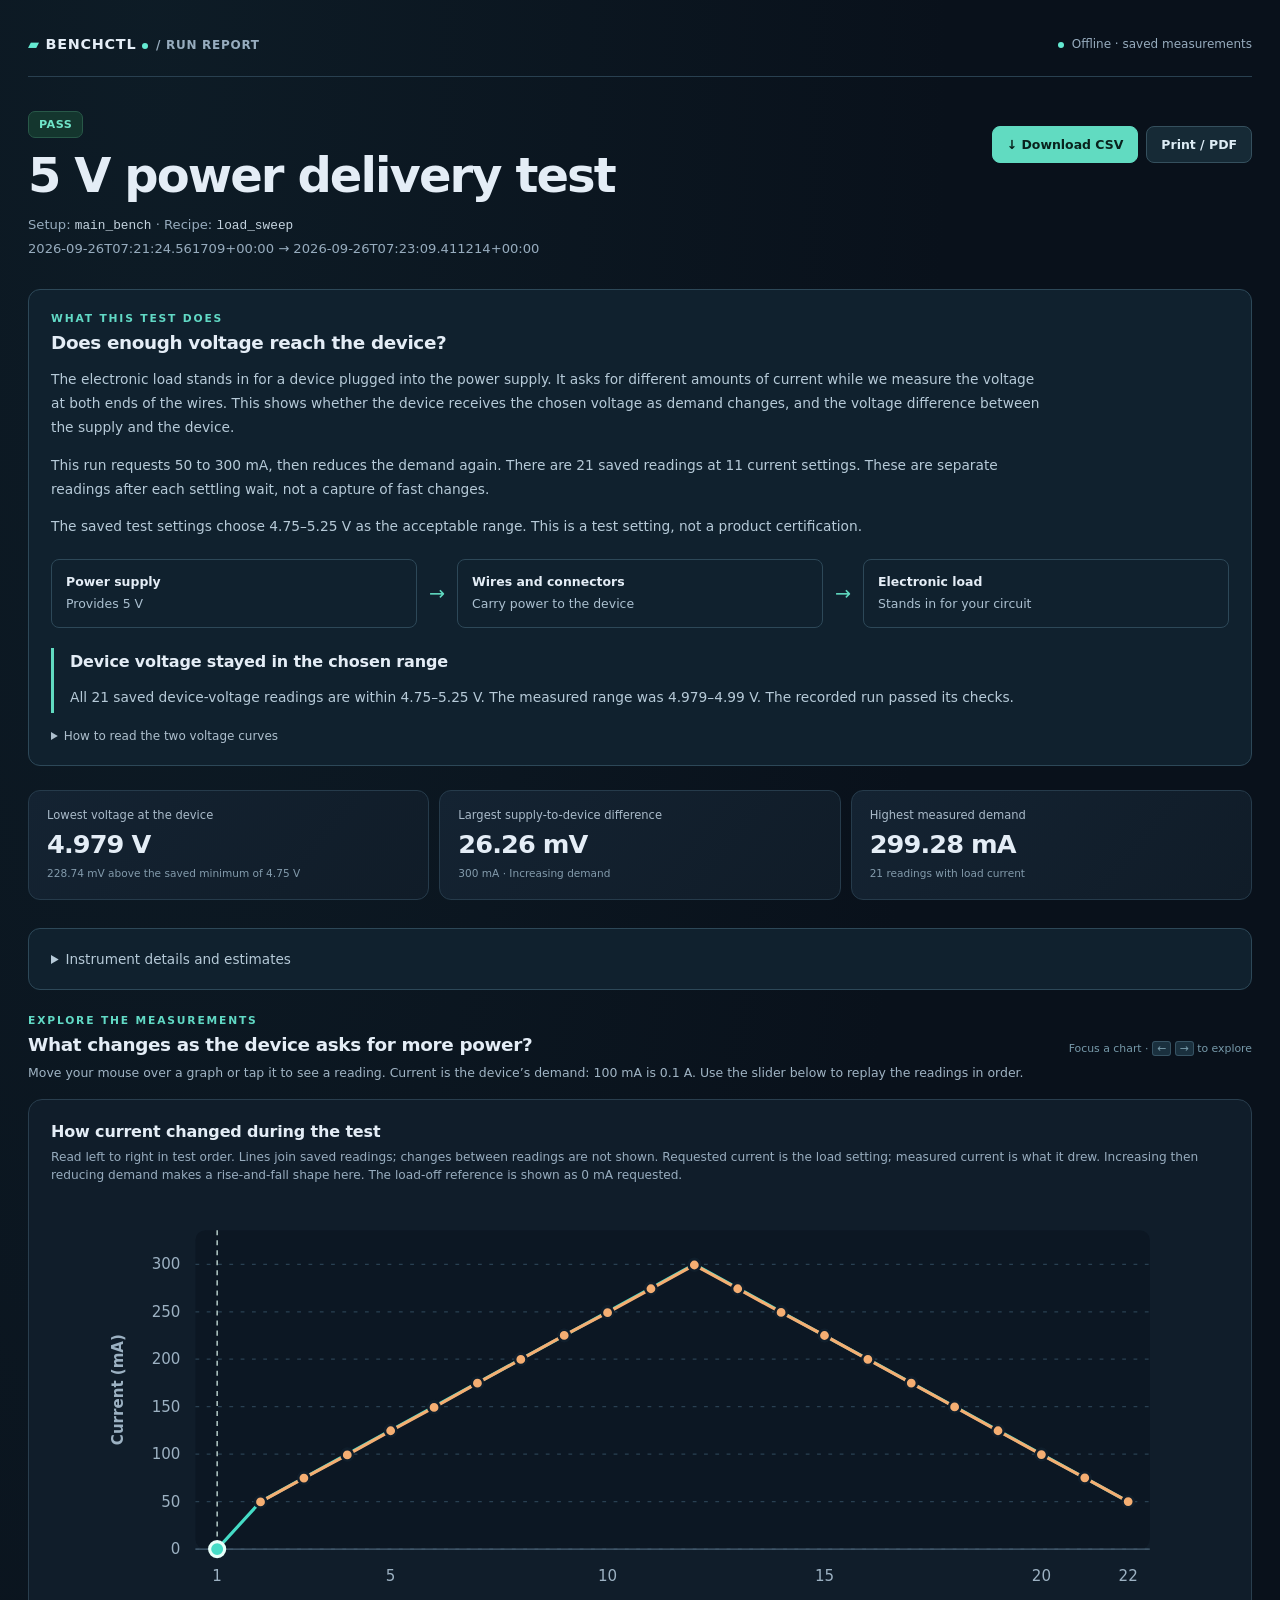
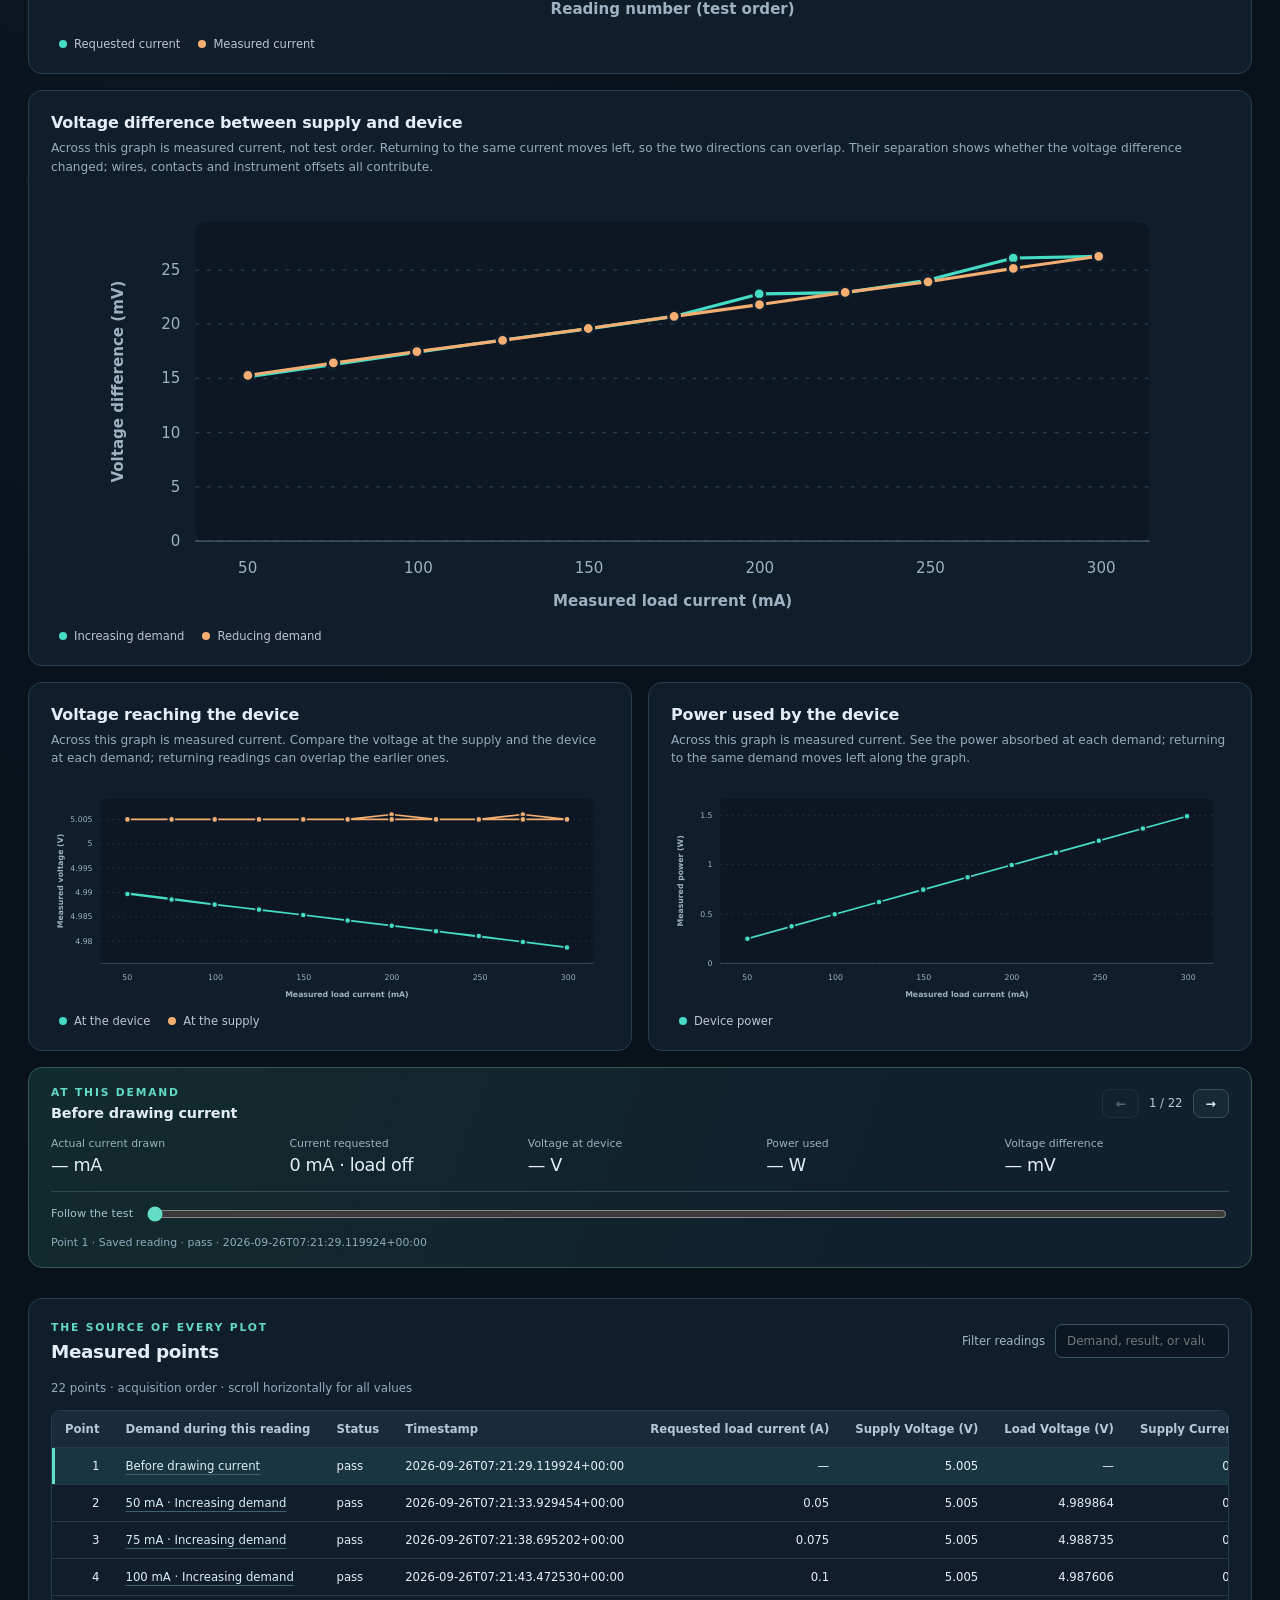
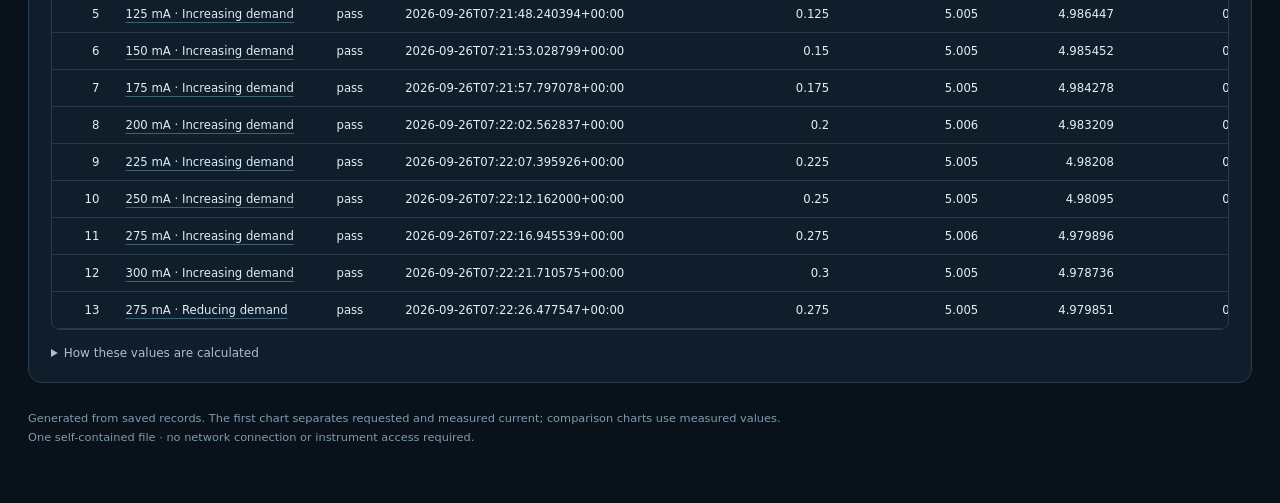
<file: index.html>
<!doctype html>
<html lang="en">
<head>
  <meta charset="utf-8">
  <meta name="viewport" content="width=device-width, initial-scale=1">
  <meta http-equiv="refresh" content="0; url=Data/power-test-report.html">
  <meta name="description" content="Explore the measured 5 V power delivery test from a Rigol power supply and electronic load.">
  <title>Rigol Bench Control — measured 5 V power test</title>
</head>
<body>
  <p><a href="Data/power-test-report.html">Open the real 5 V power test</a></p>
  <p><a href="https://github.com/robomaniac/rigol-control">Project, wiring and runnable recipe on GitHub</a></p>
</body>
</html>
</file>
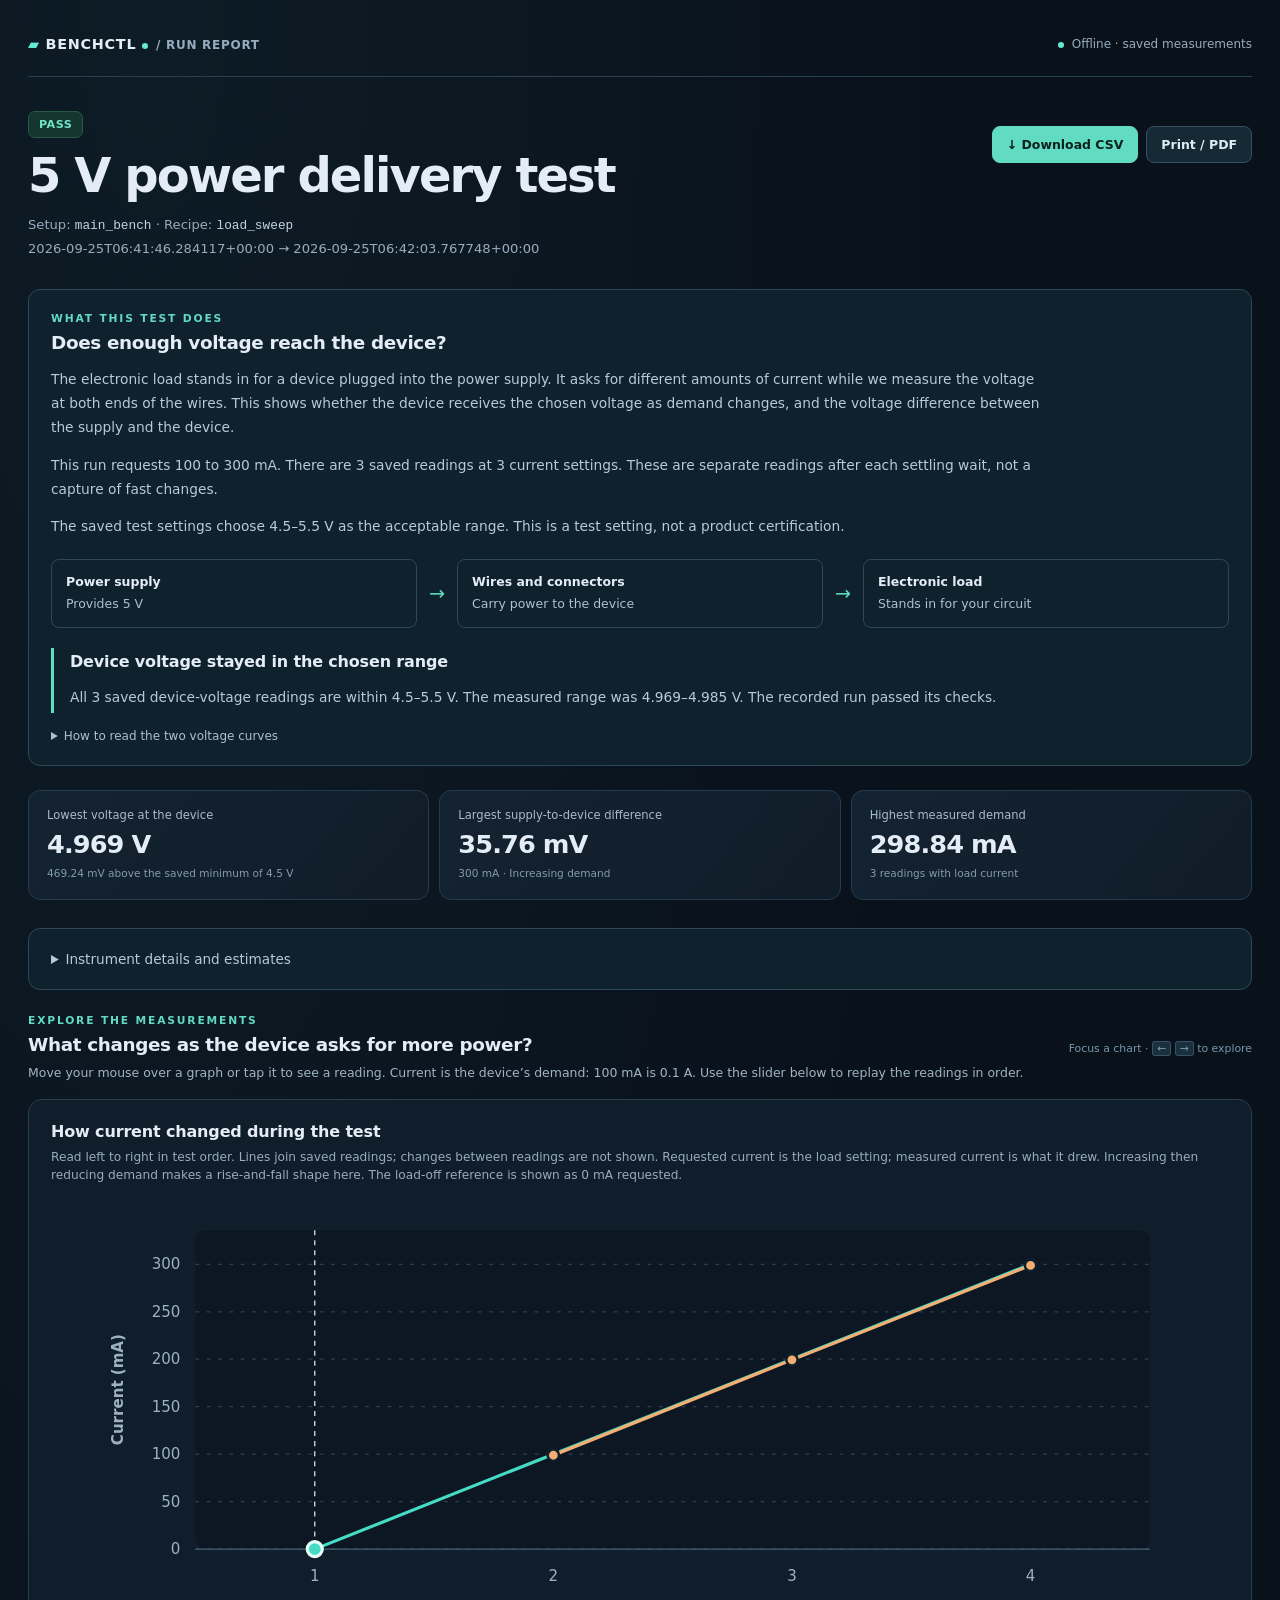
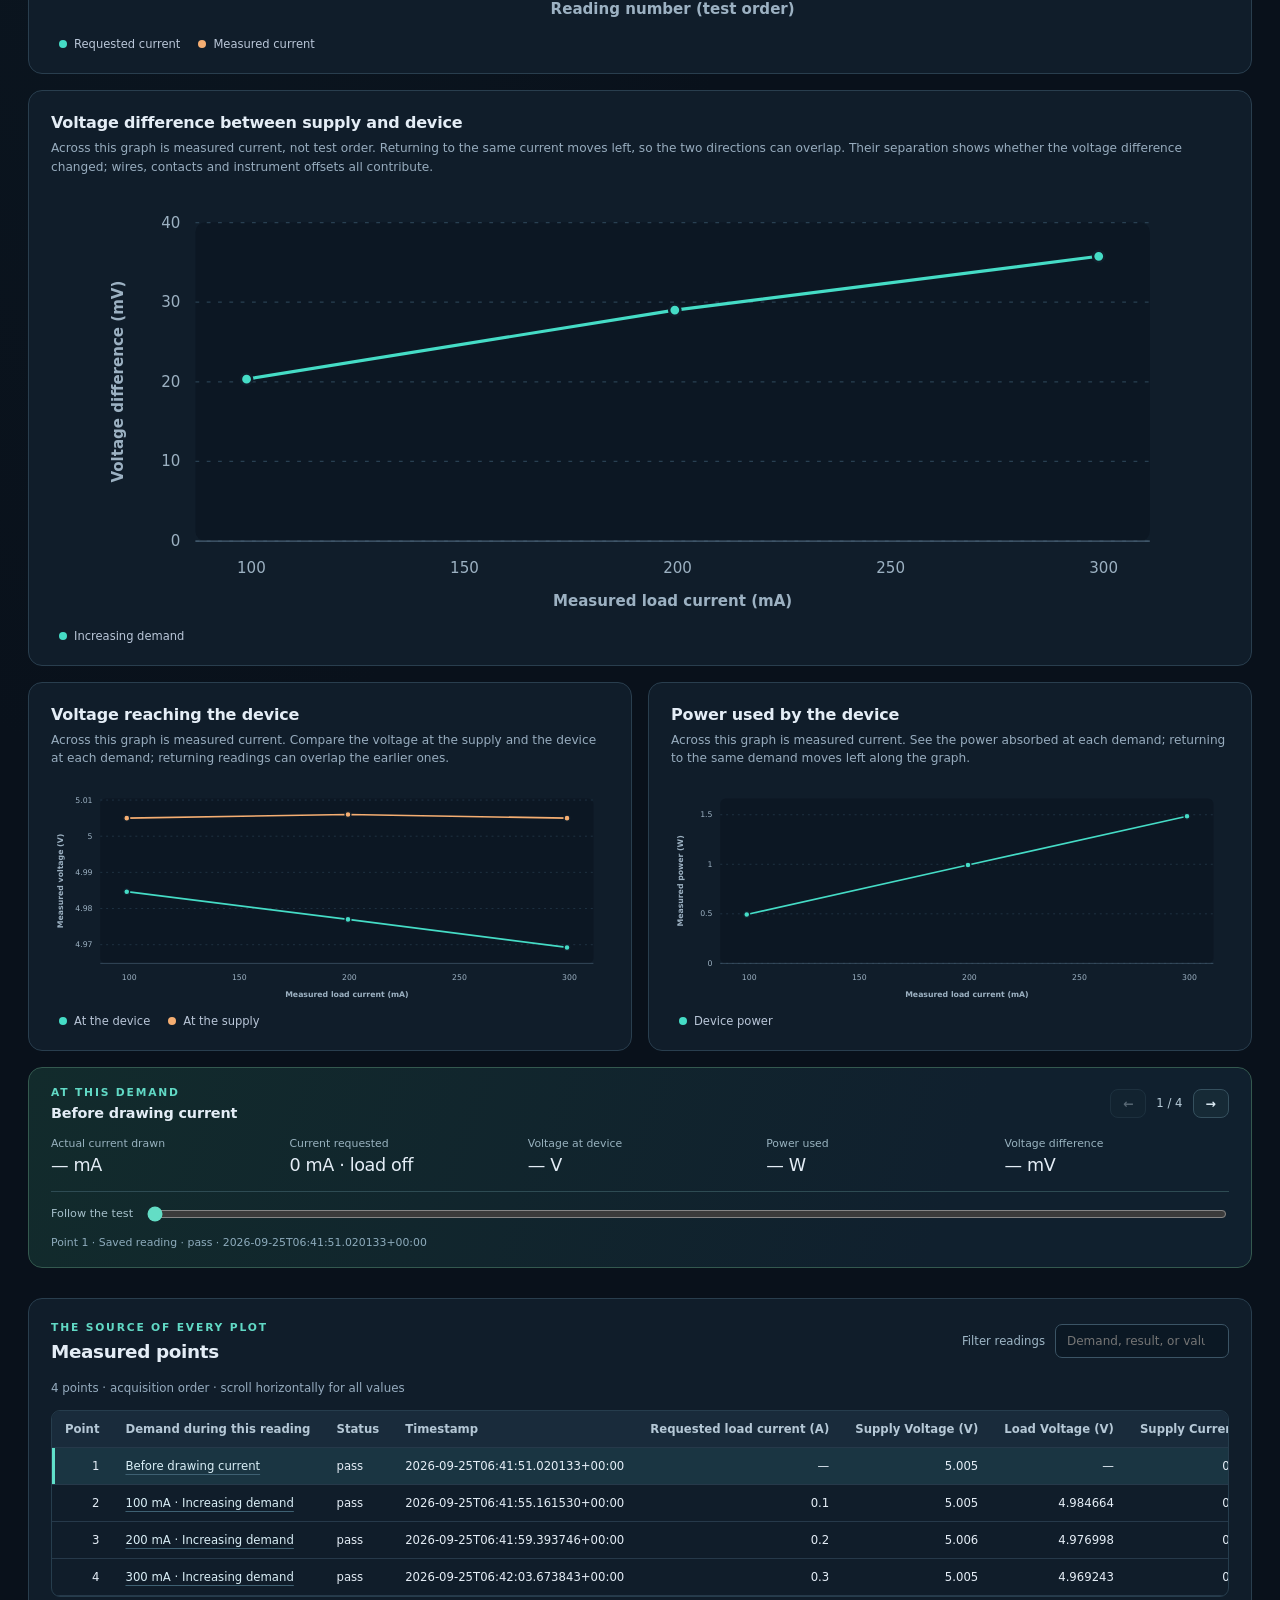
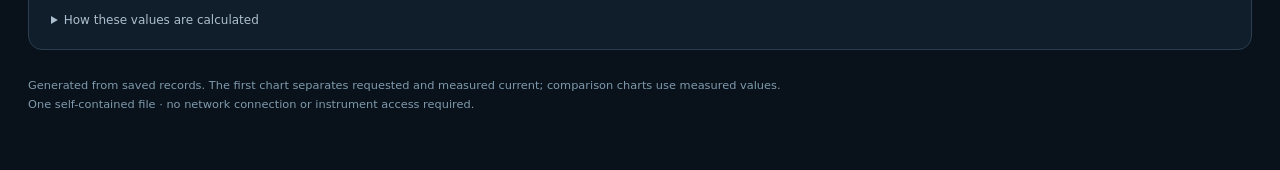
<file: 05_Data/demo-report.html>
<!doctype html>
<html lang="en" data-source="recorded"><head><meta charset="utf-8">
<meta name="viewport" content="width=device-width, initial-scale=1">
<meta http-equiv="Content-Security-Policy" content="default-src 'none'; script-src 'sha256-CjVftAsAMZnA70prini9b2Xjr4UAQ8Cky+0X2/qRoZc='; style-src 'unsafe-inline'; base-uri 'none'; form-action 'none'">
<title>5 V power delivery test · Bench report</title><style>
.mobile-axes {
  display:none
}
:root {
  color-scheme:dark;
  font-family:Inter,ui-sans-serif,system-ui,-apple-system,Segoe UI,sans-serif;
  background:#09111b;
  color:#e4edf6;
  font-synthesis:none
}
* {
  box-sizing:border-box
}
body {
  margin:0;
  background:radial-gradient(ellipse at 12% 0%,#16313c55,transparent 50%)
}
[hidden] {
  display:none!important
}
a {
  color:#60e0ca;
  text-underline-offset:4px
}
button,input {
  font:inherit
}
button,a,input,svg,summary {
  -webkit-tap-highlight-color:transparent
}
button {
  cursor:pointer
}
button:disabled {
  opacity:.35;
  cursor:default
}
button:focus-visible,a:focus-visible,input:focus-visible,summary:focus-visible,svg:focus-visible,.table-scroll:focus-visible {
  outline:2px solid #64ead2;
  outline-offset:4px
}
.shell {
  max-width:1280px;
  margin:auto;
  padding:36px 28px 56px
}
.topline,.header-main,.section-heading,.inspection-head,.point-nav {
  display:flex;
  align-items:center;
  justify-content:space-between;
  gap:20px
}
.topline {
  padding-bottom:24px;
  border-bottom:1px solid #294050
}
.brand {
  font-size:.9rem;
  font-weight:750;
  letter-spacing:.05em
}
.brand b {
  color:#64ead2
}
.offline {
  color:#97acbe;
  font-size:.75rem
}
.offline:before {
  content:'';
  display:inline-block;
  width:6px;
  height:6px;
  margin-right:8px;
  border-radius:100%;
  background:#64ead2
}
.header-main {
  padding:34px 0 28px;
  align-items:flex-start
}
.eyebrow {
  color:#61d9c5;
  font-size:.67rem;
  letter-spacing:.17em;
  text-transform:uppercase;
  font-weight:750
}
h1 {
  font-size:clamp(1.85rem,4vw,3rem);
  letter-spacing:-.04em;
  margin:10px 0;
  line-height:1.15;
  overflow-wrap:anywhere
}
h2 {
  font-size:1.15rem;
  letter-spacing:-.02em;
  margin:7px 0 0
}
h3 {
  font-size:1rem;
  margin:0;
  letter-spacing:-.01em
}
.meta {
  color:#97acbe;
  font-size:.82rem;
  line-height:1.8
}
.meta code {
  font-size:.8rem;
  color:#c4d3df;
  overflow-wrap:anywhere
}
.badge {
  display:inline-flex;
  align-items:center;
  padding:6px 10px;
  border:1px solid #3a4a5d;
  border-radius:7px;
  background:#263449;
  color:#dbeafe;
  font-size:.7rem;
  font-weight:750;
  letter-spacing:.04em
}
.badge.pass {
  background:#14362e;
  color:#6fe4c8;
  border-color:#285848
}
.badge.fail {
  background:#4b232e;
  color:#fda4af;
  border-color:#774251
}
.header-actions {
  display:flex;
  gap:8px;
  padding-top:15px;
  flex-shrink:0
}
.button {
  border:1px solid #35505e;
  border-radius:8px;
  background:#162a36;
  color:#ddecf5;
  padding:10px 14px;
  text-decoration:none;
  font-weight:650;
  font-size:.78rem;
  white-space:nowrap
}
.button:hover {
  background:#234251;
  border-color:#568a96
}
.button.primary {
  background:#61dbc1;
  color:#09221d;
  border-color:#61dbc1
}
.button.primary:hover {
  background:#8becd6
}
.metrics {
  display:grid;
  grid-template-columns:repeat(auto-fit,minmax(195px,1fr));
  gap:10px;
  margin:0 0 28px
}
.metric {
  padding:17px 18px;
  border:1px solid #263b4b;
  border-radius:12px;
  background:linear-gradient(130deg,#142332,#101c28)
}
.metric-label {
  color:#a9bac9;
  font-size:.72rem
}
.metric-value {
  font-size:1.6rem;
  font-weight:680;
  letter-spacing:-.035em;
  margin:7px 0;
  font-variant-numeric:tabular-nums
}
.metric-detail {
  color:#839bac;
  font-size:.66rem;
  line-height:1.5
}
.section-heading {
  margin:0 0 16px
}
.section-copy {
  color:#a0b4c4;
  font-size:.78rem;
  line-height:1.6;
  margin:8px 0 0
}
.charts {
  display:grid;
  grid-template-columns:minmax(0,1fr) minmax(0,1fr);
  gap:16px
}
.chart-card,.data-card,.inspector {
  background:#101d2a;
  border:1px solid #293e4e;
  border-radius:14px
}
.chart-card {
  padding:22px;
  min-width:0
}
.chart-card.featured {
  grid-column:1/-1
}
.chart-heading p {
  color:#97acbe;
  font-size:.76rem;
  margin:7px 0 16px;
  line-height:1.5
}
.chart-card svg {
  display:block;
  width:100%;
  height:auto;
  overflow:visible;
  border-radius:8px;
  touch-action:pan-y
}
.plot-wrap {
  position:relative
}
.plot-surface {
  fill:#0c1723
}
.grid {
  stroke:#294052;
  stroke-dasharray:3 6
}
.axis {
  stroke:#486075
}
.tick,.axis-label {
  fill:#9cb1c2;
  font:12px system-ui,sans-serif
}
.axis-label {
  font-weight:550
}
.cursor-line {
  stroke:#d4ede7;
  stroke-width:1;
  stroke-dasharray:4 4;
  pointer-events:none
}
.data-point {
  transition:r .08s
}
.data-point.is-active {
  r:6;
  stroke:#e8fff9;
  stroke-width:2.5
}
.legend {
  display:flex;
  gap:18px;
  flex-wrap:wrap;
  margin:10px 0 0 8px;
  color:#b9c6d8;
  font-size:.72rem
}
.legend-item {
  display:inline-flex;
  align-items:center;
  gap:7px
}
.legend i {
  width:8px;
  height:8px;
  border-radius:50%;
  display:inline-block
}
.plot-tooltip {
  position:absolute;
  z-index:4;
  pointer-events:none;
  background:#193143f5;
  color:#edf7fe;
  backdrop-filter:blur(8px);
  border:1px solid #628291;
  border-radius:10px;
  padding:11px 13px;
  font-size:.72rem;
  box-shadow:0 12px 32px #0007;
  min-width:185px;
  max-width:min(285px,95%);
  line-height:1.65
}
.tip-title {
  font-weight:750;
  color:#77e6cf;
  margin-bottom:4px;
  overflow-wrap:anywhere
}
.tip-row {
  display:flex;
  justify-content:space-between;
  gap:20px
}
.tip-row span:first-child {
  color:#acbfce
}
.tip-row span:last-child {
  font-variant-numeric:tabular-nums;
  font-weight:600
}
.inspector {
  margin:16px 0 30px;
  padding:18px 22px;
  border-color:#34594f;
  background:linear-gradient(110deg,#122b2c,#10202e 75%)
}
.inspection-head {
  margin-bottom:15px
}
.selected-title {
  font-size:.9rem;
  margin:6px 0 0;
  overflow-wrap:anywhere
}
.point-nav {
  gap:10px;
  color:#b7cbd8;
  font-size:.73rem
}
.point-nav .button {
  padding:6px 12px
}
.selected-grid {
  display:grid;
  grid-template-columns:repeat(5,minmax(0,1fr));
  gap:14px
}
.selected-grid dt {
  color:#98b2bf;
  font-size:.68rem;
  margin-bottom:5px
}
.selected-grid dd {
  font-size:1.1rem;
  font-variant-numeric:tabular-nums;
  margin:0;
  letter-spacing:-.02em
}
.point-scrubber {
  display:flex;
  align-items:center;
  gap:12px;
  margin-top:15px;
  padding-top:12px;
  border-top:1px solid #2e4b53
}
.point-scrubber label {
  color:#a6c0cb;
  font-size:.7rem;
  flex-shrink:0
}
input[type=range] {
  width:100%;
  accent-color:#63ddc5;
  cursor:pointer
}
.selected-meta {
  font-size:.68rem;
  color:#8eacbd;
  margin:12px 0 0
}
.data-card {
  padding:22px;
  margin-top:20px
}
.search-label {
  display:flex;
  gap:10px;
  align-items:center;
  color:#9eb6c6;
  font-size:.73rem
}
.search-label input {
  min-width:160px;
  max-width:240px;
  background:#0b1824;
  border:1px solid #3b5465;
  color:#e6f0f8;
  border-radius:7px;
  padding:9px 11px;
  font-size:.75rem
}
.table-scroll {
  overflow:auto;
  max-height:520px;
  border:1px solid #263d4d;
  border-radius:9px;
  scrollbar-color:#4e6878 #101d2a
}
table {
  width:100%;
  border-collapse:separate;
  border-spacing:0;
  white-space:nowrap;
  font-variant-numeric:tabular-nums
}
th,td {
  text-align:right;
  padding:11px 13px;
  border-bottom:1px solid #26394a;
  font-size:.73rem
}
th {
  position:sticky;
  top:0;
  z-index:1;
  background:#192b3b;
  color:#b5c8d6;
  font-weight:600
}
td:nth-child(2),th:nth-child(2),td:nth-child(3),th:nth-child(3),td:nth-child(4),th:nth-child(4) {
  text-align:left
}
tbody tr:hover,tbody tr.selected {
  background:#1a3542
}
tbody tr.selected td:first-child {
  box-shadow:inset 3px 0 #60e0ca
}
tbody tr.failed {
  background:#392332
}
.point-link {
  color:#d9eef6;
  background:none;
  border:0;
  padding:0;
  text-align:left;
  font-size:inherit;
  text-decoration:underline;
  text-decoration-color:#3e6072;
  text-underline-offset:4px
}
.note,.empty {
  color:#96acbf;
  font-size:.74rem;
  line-height:1.7
}
.method {
  margin-top:16px
}
.method summary {
  cursor:pointer;
  color:#adbfcd;
  font-size:.75rem
}
.method .note {
  max-width:960px
}
.purpose-card,.technical-card {
  border:1px solid #2d4858;
  border-radius:12px;
  padding:22px;
  margin-bottom:24px;
  background:#10212e
}
.purpose-card p {
  color:#b6cad8;
  line-height:1.75;
  font-size:.86rem;
  max-width:1000px
}
.bench-flow {
  display:flex;
  align-items:center;
  gap:12px;
  margin:20px 0;
  font-size:.78rem
}
.bench-flow div {
  border:1px solid #2d4858;
  border-radius:8px;
  padding:14px;
  flex:1
}
.bench-flow b,.bench-flow div span {
  display:block
}
.bench-flow div span {
  color:#abc0d0;
  line-height:1.5;
  margin-top:6px
}
.flow-arrow {
  color:#61dbc1;
  font-size:1.2rem
}
.conclusion {
  border-left:3px solid #61dbc1;
  padding:4px 0 4px 16px;
  margin-top:20px
}
.conclusion p {
  margin-bottom:0
}
.technical-card summary {
  cursor:pointer;
  color:#b6cad8;
  font-size:.85rem
}
.technical-card .metrics {
  margin:16px 0 0
}
.notices {
  border-left:3px solid #f5ae72;
  padding:6px 16px;
  margin:0 0 20px;
  background:#33291f;
  color:#f6d3b2;
  border-radius:0 8px 8px 0;
  font-size:.8rem;
  line-height:1.6
}
.notices p {
  margin:7px 0
}
footer {
  color:#7f9bac;
  font-size:.71rem;
  margin-top:26px;
  line-height:1.7
}
.sr-only {
  position:absolute;
  width:1px;
  height:1px;
  overflow:hidden;
  clip:rect(0,0,0,0);
  white-space:nowrap
}
.keyboard-hint {
  color:#779aaa;
  font-size:.68rem
}
kbd {
  font:inherit;
  background:#1a303e;
  border:1px solid #375363;
  border-radius:3px;
  padding:0 4px
}
noscript p {
  background:#203444;
  padding:12px;
  border-radius:8px;
  color:#cbdde8;
  font-size:.8rem
}
@media(min-width:1000px) {
  .featured .plot-wrap {
    max-width:1080px;
    margin:auto
  }
  .metrics .metric:nth-child(n+6) {
    padding:13px 18px
  }
  .metrics .metric:nth-child(n+6) .metric-value {
    font-size:1.3rem
  }
}
@media(max-width:760px) {
  .bench-flow {
    display:grid;
    gap:4px
  }
  .flow-arrow {
    transform:rotate(90deg);
    text-align:center
  }
  .shell {
    padding:22px 16px 36px
  }
  .header-main {
    display:block;
    padding:25px 0
  }
  .header-actions {
    padding-top:18px
  }
  .charts {
    grid-template-columns:minmax(0,1fr)
  }
  .chart-card {
    padding:16px 10px
  }
  .chart-heading,.legend {
    padding-left:8px
  }
  .selected-grid {
    grid-template-columns:repeat(3,minmax(0,1fr));
    row-gap:20px
  }
  .section-heading {
    align-items:flex-start;
    flex-wrap:wrap
  }
  .inspector,.data-card {
    padding:17px 14px
  }
  .inspection-head {
    gap:12px
  }
  .point-nav {
    gap:5px
  }
  .point-nav .button {
    padding:6px 9px
  }
  .metrics {
    grid-template-columns:repeat(2,minmax(0,1fr));
    gap:8px
  }
  .metric {
    padding:14px
  }
  .metric-value {
    font-size:1.45rem
  }
  .search-label {
    width:100%;
    justify-content:space-between
  }
  .search-label input {
    max-width:none;
    flex:1
  }
  .offline {
    font-size:.65rem
  }
  .keyboard-hint {
    display:none
  }
}
@media(prefers-reduced-motion:reduce) {
  * {
    transition:none!important
  }
}
@media(max-width:760px) {
  svg.interactive-chart {
    width:calc(100% - 16px);
    margin:0 8px;
    border-radius:0
  }
  .interactive-chart .tick {
    font-size:24px
  }
  .interactive-chart .axis-label {
    display:none
  }
  .mobile-axes {
    display:flex;
    gap:4px 14px;
    flex-wrap:wrap;
    color:#b1c5d3;
    font-size:.7rem;
    line-height:1.6;
    margin:0 0 12px
  }
}
@media print {
  :root {
    color-scheme:light;
    background:white;
    color:#102330
  }
  body {
    background:white
  }
  .shell {
    max-width:none;
    padding:0
  }
  .button,.plot-tooltip,.point-nav,.point-scrubber,.search-label,.keyboard-hint,.inspector {
    display:none!important
  }
  .metric,.chart-card,.data-card {
    background:white;
    border-color:#b7c4ce;
    break-inside:avoid
  }
  .metric-label,.metric-detail,.meta,.note,footer,.chart-heading p,.section-copy {
    color:#476071
  }
  .chart-card {
    padding:12px
  }
  .plot-surface {
    fill:#f0f5f8
  }
  .tick,.axis-label {
    fill:#375367
  }
  .grid {
    stroke:#c9d5de
  }
  .table-scroll {
    max-height:none;
    overflow:visible
  }
  th,td {
    font-size:6pt;
    padding:5px 3px
  }
  th {
    position:static;
    background:#edf3f6;
    color:#253f50
  }
  .point-link {
    color:#253f50
  }
  table {
    white-space:normal
  }
  .topline {
    padding-bottom:12px
  }
  .header-main {
    padding:18px 0
  }
  .metrics {
    gap:7px
  }
  .metric {
    padding:10px
  }
  .metric-value {
    font-size:1.15rem
  }
  .data-card {
    padding:10px
  }
  .legend {
    color:#375367
  }
}
</style></head>
<body><main class="shell">
<header><div class="topline"><div class="brand"><b>▰</b> BENCHCTL <span class="offline">/ RUN REPORT</span></div><div class="offline">Offline · saved measurements</div></div>
<div class="header-main"><div><span class="badge pass">PASS</span><h1>5 V power delivery test</h1>
<div class="meta">Setup: <code>main_bench</code> · Recipe: <code>load_sweep</code><br>2026-09-25T06:41:46.284117+00:00 → 2026-09-25T06:42:03.767748+00:00</div></div>
<div class="header-actions"><a class="button primary" id="download-csv" download="measured-points.csv" href="[data-uri]">↓ Download CSV</a><button class="button" type="button" id="print-report" hidden>Print / PDF</button></div></div></header>
<section class="purpose-card" aria-label="Test purpose and result"><div class="eyebrow">What this test does</div><h2>Does enough voltage reach the device?</h2><p>The electronic load stands in for a device plugged into the power supply. It asks for different amounts of current while we measure the voltage at both ends of the wires. This shows whether the device receives the chosen voltage as demand changes, and the voltage difference between the supply and the device.</p><p>This run requests 100 to 300 mA. There are 3 saved readings at 3 current settings. These are separate readings after each settling wait, not a capture of fast changes.</p><p>The saved test settings choose 4.5–5.5 V as the acceptable range. This is a test setting, not a product certification.</p><div class="bench-flow" role="group" aria-label="Power supply connected through wires to the electronic load"><div><b>Power supply</b><span>Provides 5 V</span></div><span class="flow-arrow" aria-hidden="true">→</span><div><b>Wires and connectors</b><span>Carry power to the device</span></div><span class="flow-arrow" aria-hidden="true">→</span><div><b>Electronic load</b><span>Stands in for your circuit</span></div></div><div class="conclusion"><h3>Device voltage stayed in the chosen range</h3><p>All 3 saved device-voltage readings are within 4.5–5.5 V. The measured range was 4.969–4.985 V. The recorded run passed its checks.</p></div><details class="method"><summary>How to read the two voltage curves</summary><p class="note">If both voltages fall together, inspect the supply settings and current limit. If the supply stays steady while the device voltage falls, inspect the wires and connections. The difference includes instrument offsets and sequential reading effects; it cannot identify a bad component on its own.</p></details></section><section class="metrics" aria-label="Run highlights"><div class="metric"><div class="metric-label">Lowest voltage at the device</div><div class="metric-value">4.969 V</div><div class="metric-detail">469.24 mV above the saved minimum of 4.5 V</div></div><div class="metric"><div class="metric-label">Largest supply-to-device difference</div><div class="metric-value">35.76 mV</div><div class="metric-detail">300 mA · Increasing demand</div></div><div class="metric"><div class="metric-label">Highest measured demand</div><div class="metric-value">298.84 mA</div><div class="metric-detail">3 readings with load current</div></div></section><details class="technical-card"><summary>Instrument details and estimates</summary><p class="note">These secondary readings help investigate differences. Sequential readings, instrument offsets, contacts, and remote sensing affect the estimates.</p><div class="metrics"><div class="metric"><div class="metric-label">Peak load power</div><div class="metric-value">1.485 W</div><div class="metric-detail">Measured at the electronic load</div></div><div class="metric"><div class="metric-label">Estimated lead resistance</div><div class="metric-value">119.7 mΩ</div><div class="metric-detail">Apparent value at highest measured current</div></div><div class="metric"><div class="metric-label">Largest current error</div><div class="metric-value">1.1 %</div><div class="metric-detail">100 mA · Increasing demand</div></div><div class="metric"><div class="metric-label">Largest instrument current gap</div><div class="metric-value">13.9 mA</div><div class="metric-detail">300 mA · Increasing demand</div></div><div class="metric"><div class="metric-label">No-load supply voltage</div><div class="metric-value">5.005 V</div><div class="metric-detail">Measured baseline</div></div><div class="metric"><div class="metric-label">Supply droop</div><div class="metric-value">0 %</div><div class="metric-detail">At highest measured load current</div></div></div></details>
<div class="section-heading"><div><div class="eyebrow">Explore the measurements</div><h2>What changes as the device asks for more power?</h2><p class="section-copy" id="chart-help">Move your mouse over a graph or tap it to see a reading. Current is the device’s demand: 100 mA is 0.1 A. Use the slider below to replay the readings in order.</p></div><span class="keyboard-hint">Focus a chart · <kbd>←</kbd> <kbd>→</kbd> to explore</span></div>
<noscript><p>These plots and readings work offline. Enable JavaScript for hover, touch, and keyboard point inspection.</p></noscript>
<section class="charts" aria-label="Reading plots"><section class="chart-card featured" id="demand-chart" data-unit="mA"><div class="chart-heading"><h3 id="demand-chart-title">How current changed during the test</h3><p>Read left to right in test order. Lines join saved readings; changes between readings are not shown. Requested current is the load setting; measured current is what it drew. Increasing then reducing demand makes a rise-and-fall shape here. The load-off reference is shown as 0 mA requested.</p><div class="mobile-axes"><span>Y: Current (mA)</span><span>X: Reading number (test order)</span></div></div><div class="plot-wrap"><svg class="interactive-chart" viewBox="0 0 860 340" role="img" aria-labelledby="demand-chart-title" aria-describedby="chart-help" tabindex="0" data-left="76" data-right="836" data-top="24" data-bottom="278"><rect class="plot-surface" x="76" y="24" width="760" height="254" rx="8"/><line class="grid" x1="76" y1="278.00" x2="836" y2="278.00"/><text class="tick" x="64" y="282.00" text-anchor="end">0</text><line class="grid" x1="76" y1="240.20" x2="836" y2="240.20"/><text class="tick" x="64" y="244.20" text-anchor="end">50</text><line class="grid" x1="76" y1="202.40" x2="836" y2="202.40"/><text class="tick" x="64" y="206.40" text-anchor="end">100</text><line class="grid" x1="76" y1="164.61" x2="836" y2="164.61"/><text class="tick" x="64" y="168.61" text-anchor="end">150</text><line class="grid" x1="76" y1="126.81" x2="836" y2="126.81"/><text class="tick" x="64" y="130.81" text-anchor="end">200</text><line class="grid" x1="76" y1="89.01" x2="836" y2="89.01"/><text class="tick" x="64" y="93.01" text-anchor="end">250</text><line class="grid" x1="76" y1="51.21" x2="836" y2="51.21"/><text class="tick" x="64" y="55.21" text-anchor="end">300</text><text class="tick x-tick" data-tick="1" x="171.00" y="303" text-anchor="middle">1</text><text class="tick x-tick" data-tick="2.0" x="361.00" y="303" text-anchor="middle">2</text><text class="tick x-tick" data-tick="3.0" x="551.00" y="303" text-anchor="middle">3</text><text class="tick x-tick" data-tick="4.0" x="741.00" y="303" text-anchor="middle">4</text><line class="axis" x1="76" y1="278" x2="836" y2="278"/><text class="axis-label" x="456.00" y="330" text-anchor="middle">Reading number (test order)</text><text class="axis-label" x="18" y="151.00" text-anchor="middle" transform="rotate(-90 18 151.00)">Current (mA)</text><line class="cursor-line" x1="0" x2="0" y1="24" y2="278" visibility="hidden"/><polyline points="171.000,278.000 361.000,202.405 551.000,126.810 741.000,51.214" fill="none" stroke="#45dcc6" stroke-width="2.5" stroke-linejoin="round"/><circle class="data-point" data-sample="0" data-series="Requested current" data-value="0.0" data-x="1" cx="171.000" cy="278.000" r="4.5" fill="#45dcc6" stroke="#101e2b" stroke-width="2"><title>Reading 1 · Requested current: 0 mA at reading 1 · Load switched off; 0 mA commanded, not an assumed measurement</title></circle><circle class="data-point" data-sample="1" data-series="Requested current" data-value="100.0" data-x="2" cx="361.000" cy="202.405" r="4.5" fill="#45dcc6" stroke="#101e2b" stroke-width="2"><title>Reading 2 · Requested current: 100 mA at reading 2</title></circle><circle class="data-point" data-sample="2" data-series="Requested current" data-value="200.0" data-x="3" cx="551.000" cy="126.810" r="4.5" fill="#45dcc6" stroke="#101e2b" stroke-width="2"><title>Reading 3 · Requested current: 200 mA at reading 3</title></circle><circle class="data-point" data-sample="3" data-series="Requested current" data-value="300.0" data-x="4" cx="741.000" cy="51.214" r="4.5" fill="#45dcc6" stroke="#101e2b" stroke-width="2"><title>Reading 4 · Requested current: 300 mA at reading 4</title></circle><polyline points="361.000,203.261 551.000,127.293 741.000,52.091" fill="none" stroke="#f5ae72" stroke-width="2.5" stroke-linejoin="round"/><circle class="data-point" data-sample="1" data-series="Measured current" data-value="98.868" data-x="2" cx="361.000" cy="203.261" r="4.5" fill="#f5ae72" stroke="#101e2b" stroke-width="2"><title>Reading 2 · Measured current: 98.868 mA at reading 2</title></circle><circle class="data-point" data-sample="2" data-series="Measured current" data-value="199.36100000000002" data-x="3" cx="551.000" cy="127.293" r="4.5" fill="#f5ae72" stroke="#101e2b" stroke-width="2"><title>Reading 3 · Measured current: 199.361 mA at reading 3</title></circle><circle class="data-point" data-sample="3" data-series="Measured current" data-value="298.84" data-x="4" cx="741.000" cy="52.091" r="4.5" fill="#f5ae72" stroke="#101e2b" stroke-width="2"><title>Reading 4 · Measured current: 298.84 mA at reading 4</title></circle></svg><div class="plot-tooltip" hidden></div></div><div class="legend"><span class="legend-item"><i style="background:#45dcc6"></i>Requested current</span><span class="legend-item"><i style="background:#f5ae72"></i>Measured current</span></div></section><section class="chart-card featured" id="drop-chart" data-unit="mV"><div class="chart-heading"><h3 id="drop-chart-title">Voltage difference between supply and device</h3><p>Across this graph is measured current, not test order. Returning to the same current moves left, so the two directions can overlap. Their separation shows whether the voltage difference changed; wires, contacts and instrument offsets all contribute.</p><div class="mobile-axes"><span>Y: Voltage difference (mV)</span><span>X: Measured load current (mA)</span></div></div><div class="plot-wrap"><svg class="interactive-chart" viewBox="0 0 860 340" role="img" aria-labelledby="drop-chart-title" aria-describedby="chart-help" tabindex="0" data-left="76" data-right="836" data-top="24" data-bottom="278"><rect class="plot-surface" x="76" y="24" width="760" height="254" rx="8"/><line class="grid" x1="76" y1="278.00" x2="836" y2="278.00"/><text class="tick" x="64" y="282.00" text-anchor="end">0</text><line class="grid" x1="76" y1="214.58" x2="836" y2="214.58"/><text class="tick" x="64" y="218.58" text-anchor="end">10</text><line class="grid" x1="76" y1="151.15" x2="836" y2="151.15"/><text class="tick" x="64" y="155.15" text-anchor="end">20</text><line class="grid" x1="76" y1="87.73" x2="836" y2="87.73"/><text class="tick" x="64" y="91.73" text-anchor="end">30</text><line class="grid" x1="76" y1="24.30" x2="836" y2="24.30"/><text class="tick" x="64" y="28.30" text-anchor="end">40</text><text class="tick x-tick" data-tick="100.0" x="120.56" y="303" text-anchor="middle">100</text><text class="tick x-tick" data-tick="150.0" x="290.22" y="303" text-anchor="middle">150</text><text class="tick x-tick" data-tick="200.0" x="459.89" y="303" text-anchor="middle">200</text><text class="tick x-tick" data-tick="250.0" x="629.56" y="303" text-anchor="middle">250</text><text class="tick x-tick" data-tick="300.0" x="799.22" y="303" text-anchor="middle">300</text><line class="axis" x1="76" y1="278" x2="836" y2="278"/><text class="axis-label" x="456.00" y="330" text-anchor="middle">Measured load current (mA)</text><text class="axis-label" x="18" y="151.00" text-anchor="middle" transform="rotate(-90 18 151.00)">Voltage difference (mV)</text><line class="cursor-line" x1="0" x2="0" y1="24" y2="278" visibility="hidden"/><polyline points="116.714,149.021 457.720,94.057 795.286,51.214" fill="none" stroke="#45dcc6" stroke-width="2.5" stroke-linejoin="round"/><circle class="data-point" data-sample="1" data-series="Increasing demand" data-value="20.335999999999466" data-x="98.868" cx="116.714" cy="149.021" r="4.5" fill="#45dcc6" stroke="#101e2b" stroke-width="2"><title>Reading 2 · Increasing demand: 20.336 mV at 98.868 mA</title></circle><circle class="data-point" data-sample="2" data-series="Increasing demand" data-value="29.002000000000194" data-x="199.36100000000002" cx="457.720" cy="94.057" r="4.5" fill="#45dcc6" stroke="#101e2b" stroke-width="2"><title>Reading 3 · Increasing demand: 29.002 mV at 199.361 mA</title></circle><circle class="data-point" data-sample="3" data-series="Increasing demand" data-value="35.75700000000026" data-x="298.84" cx="795.286" cy="51.214" r="4.5" fill="#45dcc6" stroke="#101e2b" stroke-width="2"><title>Reading 4 · Increasing demand: 35.757 mV at 298.84 mA</title></circle></svg><div class="plot-tooltip" hidden></div></div><div class="legend"><span class="legend-item"><i style="background:#45dcc6"></i>Increasing demand</span></div></section><section class="chart-card" id="voltage-chart" data-unit="V"><div class="chart-heading"><h3 id="voltage-chart-title">Voltage reaching the device</h3><p>Across this graph is measured current. Compare the voltage at the supply and the device at each demand; returning readings can overlap the earlier ones.</p><div class="mobile-axes"><span>Y: Measured voltage (V)</span><span>X: Measured load current (mA)</span></div></div><div class="plot-wrap"><svg class="interactive-chart" viewBox="0 0 860 340" role="img" aria-labelledby="voltage-chart-title" aria-describedby="chart-help" tabindex="0" data-left="76" data-right="836" data-top="24" data-bottom="278"><rect class="plot-surface" x="76" y="24" width="760" height="254" rx="8"/><line class="grid" x1="76" y1="249.20" x2="836" y2="249.20"/><text class="tick" x="64" y="253.20" text-anchor="end">4.97</text><line class="grid" x1="76" y1="193.47" x2="836" y2="193.47"/><text class="tick" x="64" y="197.47" text-anchor="end">4.98</text><line class="grid" x1="76" y1="137.75" x2="836" y2="137.75"/><text class="tick" x="64" y="141.75" text-anchor="end">4.99</text><line class="grid" x1="76" y1="82.02" x2="836" y2="82.02"/><text class="tick" x="64" y="86.02" text-anchor="end">5</text><line class="grid" x1="76" y1="26.29" x2="836" y2="26.29"/><text class="tick" x="64" y="30.29" text-anchor="end">5.01</text><text class="tick x-tick" data-tick="100.0" x="120.56" y="303" text-anchor="middle">100</text><text class="tick x-tick" data-tick="150.0" x="290.22" y="303" text-anchor="middle">150</text><text class="tick x-tick" data-tick="200.0" x="459.89" y="303" text-anchor="middle">200</text><text class="tick x-tick" data-tick="250.0" x="629.56" y="303" text-anchor="middle">250</text><text class="tick x-tick" data-tick="300.0" x="799.22" y="303" text-anchor="middle">300</text><line class="axis" x1="76" y1="278" x2="836" y2="278"/><text class="axis-label" x="456.00" y="330" text-anchor="middle">Measured load current (mA)</text><text class="axis-label" x="18" y="151.00" text-anchor="middle" transform="rotate(-90 18 151.00)">Measured voltage (V)</text><line class="cursor-line" x1="0" x2="0" y1="24" y2="278" visibility="hidden"/><polyline points="116.714,167.481 457.720,210.202 795.286,253.419" fill="none" stroke="#45dcc6" stroke-width="2.5" stroke-linejoin="round"/><circle class="data-point" data-sample="1" data-series="At the device" data-value="4.984664" data-x="98.868" cx="116.714" cy="167.481" r="4.5" fill="#45dcc6" stroke="#101e2b" stroke-width="2"><title>Reading 2 · At the device: 4.984664 V at 98.868 mA</title></circle><circle class="data-point" data-sample="2" data-series="At the device" data-value="4.976998" data-x="199.36100000000002" cx="457.720" cy="210.202" r="4.5" fill="#45dcc6" stroke="#101e2b" stroke-width="2"><title>Reading 3 · At the device: 4.976998 V at 199.361 mA</title></circle><circle class="data-point" data-sample="3" data-series="At the device" data-value="4.969243" data-x="298.84" cx="795.286" cy="253.419" r="4.5" fill="#45dcc6" stroke="#101e2b" stroke-width="2"><title>Reading 4 · At the device: 4.969243 V at 298.84 mA</title></circle><polyline points="116.714,54.153 457.720,48.581 795.286,54.153" fill="none" stroke="#f5ae72" stroke-width="2.5" stroke-linejoin="round"/><circle class="data-point" data-sample="1" data-series="At the supply" data-value="5.005" data-x="98.868" cx="116.714" cy="54.153" r="4.5" fill="#f5ae72" stroke="#101e2b" stroke-width="2"><title>Reading 2 · At the supply: 5.005 V at 98.868 mA</title></circle><circle class="data-point" data-sample="2" data-series="At the supply" data-value="5.006" data-x="199.36100000000002" cx="457.720" cy="48.581" r="4.5" fill="#f5ae72" stroke="#101e2b" stroke-width="2"><title>Reading 3 · At the supply: 5.006 V at 199.361 mA</title></circle><circle class="data-point" data-sample="3" data-series="At the supply" data-value="5.005" data-x="298.84" cx="795.286" cy="54.153" r="4.5" fill="#f5ae72" stroke="#101e2b" stroke-width="2"><title>Reading 4 · At the supply: 5.005 V at 298.84 mA</title></circle></svg><div class="plot-tooltip" hidden></div></div><div class="legend"><span class="legend-item"><i style="background:#45dcc6"></i>At the device</span><span class="legend-item"><i style="background:#f5ae72"></i>At the supply</span></div></section><section class="chart-card" id="power-chart" data-unit="W"><div class="chart-heading"><h3 id="power-chart-title">Power used by the device</h3><p>Across this graph is measured current. See the power absorbed at each demand; returning to the same demand moves left along the graph.</p><div class="mobile-axes"><span>Y: Measured power (W)</span><span>X: Measured load current (mA)</span></div></div><div class="plot-wrap"><svg class="interactive-chart" viewBox="0 0 860 340" role="img" aria-labelledby="power-chart-title" aria-describedby="chart-help" tabindex="0" data-left="76" data-right="836" data-top="24" data-bottom="278"><rect class="plot-surface" x="76" y="24" width="760" height="254" rx="8"/><line class="grid" x1="76" y1="278.00" x2="836" y2="278.00"/><text class="tick" x="64" y="282.00" text-anchor="end">0</text><line class="grid" x1="76" y1="201.64" x2="836" y2="201.64"/><text class="tick" x="64" y="205.64" text-anchor="end">0.5</text><line class="grid" x1="76" y1="125.28" x2="836" y2="125.28"/><text class="tick" x="64" y="129.28" text-anchor="end">1</text><line class="grid" x1="76" y1="48.92" x2="836" y2="48.92"/><text class="tick" x="64" y="52.92" text-anchor="end">1.5</text><text class="tick x-tick" data-tick="100.0" x="120.56" y="303" text-anchor="middle">100</text><text class="tick x-tick" data-tick="150.0" x="290.22" y="303" text-anchor="middle">150</text><text class="tick x-tick" data-tick="200.0" x="459.89" y="303" text-anchor="middle">200</text><text class="tick x-tick" data-tick="250.0" x="629.56" y="303" text-anchor="middle">250</text><text class="tick x-tick" data-tick="300.0" x="799.22" y="303" text-anchor="middle">300</text><line class="axis" x1="76" y1="278" x2="836" y2="278"/><text class="axis-label" x="456.00" y="330" text-anchor="middle">Measured load current (mA)</text><text class="axis-label" x="18" y="151.00" text-anchor="middle" transform="rotate(-90 18 151.00)">Measured power (W)</text><line class="cursor-line" x1="0" x2="0" y1="24" y2="278" visibility="hidden"/><polyline points="116.714,202.738 457.720,126.471 795.286,51.214" fill="none" stroke="#45dcc6" stroke-width="2.5" stroke-linejoin="round"/><circle class="data-point" data-sample="1" data-series="Device power" data-value="0.492821" data-x="98.868" cx="116.714" cy="202.738" r="4.5" fill="#45dcc6" stroke="#101e2b" stroke-width="2"><title>Reading 2 · Device power: 0.492821 W at 98.868 mA</title></circle><circle class="data-point" data-sample="2" data-series="Device power" data-value="0.99222" data-x="199.36100000000002" cx="457.720" cy="126.471" r="4.5" fill="#45dcc6" stroke="#101e2b" stroke-width="2"><title>Reading 3 · Device power: 0.99222 W at 199.361 mA</title></circle><circle class="data-point" data-sample="3" data-series="Device power" data-value="1.485006" data-x="298.84" cx="795.286" cy="51.214" r="4.5" fill="#45dcc6" stroke="#101e2b" stroke-width="2"><title>Reading 4 · Device power: 1.485006 W at 298.84 mA</title></circle></svg><div class="plot-tooltip" hidden></div></div><div class="legend"><span class="legend-item"><i style="background:#45dcc6"></i>Device power</span></div></section></section>
<section class="inspector" id="point-inspector" aria-label="Selected reading" hidden>
<div class="inspection-head"><div><div class="eyebrow">At this demand</div><h3 class="selected-title" id="selected-title"></h3></div><div class="point-nav"><button class="button" id="previous-point" type="button" aria-label="Previous reading">←</button><span id="point-position"></span><button class="button" id="next-point" type="button" aria-label="Next reading">→</button></div></div>
<dl class="selected-grid"><div><dt>Actual current drawn</dt><dd id="selected-current"></dd></div><div><dt>Current requested</dt><dd id="selected-target"></dd></div><div><dt>Voltage at device</dt><dd id="selected-voltage"></dd></div><div><dt>Power used</dt><dd id="selected-power"></dd></div><div><dt>Voltage difference</dt><dd id="selected-drop"></dd></div></dl>
<div class="point-scrubber"><label for="point-range">Follow the test</label><input id="point-range" type="range" min="0" max="0" value="0" step="1"></div><p class="selected-meta" id="selected-meta"></p><p class="sr-only" id="point-announcement" aria-live="polite" aria-atomic="true"></p></section>
<section class="data-card" id="measurements"><div class="section-heading"><div><div class="eyebrow">The source of every plot</div><h2>Measured points</h2></div><label class="search-label" hidden>Filter readings <input id="point-search" type="search" placeholder="Demand, result, or value…"></label></div><p id="table-count" class="note">4 points · acquisition order · scroll horizontally for all values</p><div class="table-scroll" tabindex="0" role="region" aria-label="Measured point data"><table><thead><tr><th scope="col">Point</th><th scope="col">Demand during this reading</th><th scope="col">Status</th><th scope="col">Timestamp</th><th scope="col">Requested load current (A)</th><th scope="col">Supply Voltage (V)</th><th scope="col">Load Voltage (V)</th><th scope="col">Supply Current (A)</th><th scope="col">Load Current (A)</th><th scope="col">Supply Power (W)</th><th scope="col">Load Power (W)</th><th scope="col">Supply − load current (mA)</th><th scope="col">Voltage drop (mV)</th><th scope="col">Estimated lead resistance (mΩ)</th><th scope="col">Supply droop from no-load (%)</th></tr></thead><tbody><tr data-row="0"><td>1</td><td><button class="point-link" type="button" data-select="0">Before drawing current</button></td><td>pass</td><td>2026-09-25T06:41:51.020133+00:00</td><td>—</td><td>5.005</td><td>—</td><td>0.0004</td><td>—</td><td>0.002</td><td>—</td><td>—</td><td>—</td><td>—</td><td>0</td></tr><tr data-row="1"><td>2</td><td><button class="point-link" type="button" data-select="1">100 mA · Increasing demand</button></td><td>pass</td><td>2026-09-25T06:41:55.161530+00:00</td><td>0.1</td><td>5.005</td><td>4.984664</td><td>0.0854</td><td>0.098868</td><td>0.427</td><td>0.492821</td><td>-13.468</td><td>20.336</td><td>205.688393</td><td>0</td></tr><tr data-row="2"><td>3</td><td><button class="point-link" type="button" data-select="2">200 mA · Increasing demand</button></td><td>pass</td><td>2026-09-25T06:41:59.393746+00:00</td><td>0.2</td><td>5.006</td><td>4.976998</td><td>0.1857</td><td>0.199361</td><td>0.93</td><td>0.99222</td><td>-13.661</td><td>29.002</td><td>145.474792</td><td>-0.01998</td></tr><tr data-row="3"><td>4</td><td><button class="point-link" type="button" data-select="3">300 mA · Increasing demand</button></td><td>pass</td><td>2026-09-25T06:42:03.673843+00:00</td><td>0.3</td><td>5.005</td><td>4.969243</td><td>0.2849</td><td>0.29884</td><td>1.426</td><td>1.485006</td><td>-13.94</td><td>35.757</td><td>119.652657</td><td>0</td></tr></tbody></table></div><p id="no-matches" class="empty" hidden>No points match this filter.</p><details class="method"><summary>How these values are calculated</summary><p class="note">Voltage drop is supply voltage minus load voltage. Estimated lead resistance is drop divided by measured load current when current is above zero. Instrument offset, contacts, and remote sensing affect this apparent value. Requested current, when shown, comes from the execution log; the comparison plots use measured load current. Supply droop uses a recorded supply reading with the load off, before the loaded readings, as its baseline. Supply and load current readings are taken sequentially, so instrument offsets and timing can affect their difference. The CSV keeps full numeric precision; this table displays up to six decimal places. Original step IDs are retained in the CSV download.</p></details></section><footer>Generated from saved records. The first chart separates requested and measured current; comparison charts use measured values.<br>One self-contained file · no network connection or instrument access required.</footer>
</main><script id="report-data" type="application/json">[{"label": "no_load", "display_label": "Before drawing current", "timestamp": "2026-09-25T06:41:51.020133+00:00", "status": "pass", "requested_current_a": null, "load_enabled": false, "values": {"supply_voltage_v": 5.005, "supply_current_a": 0.0004, "supply_power_w": 0.002}, "direction": null, "voltage_drop_mv": null}, {"label": "load_0p10_a", "display_label": "100 mA \u00b7 Increasing demand", "timestamp": "2026-09-25T06:41:55.161530+00:00", "status": "pass", "requested_current_a": 0.1, "load_enabled": true, "values": {"supply_voltage_v": 5.005, "supply_current_a": 0.0854, "supply_power_w": 0.427, "load_voltage_v": 4.984664, "load_current_a": 0.098868, "load_power_w": 0.492821}, "direction": "Increasing demand", "voltage_drop_mv": 20.335999999999466}, {"label": "load_0p20_a", "display_label": "200 mA \u00b7 Increasing demand", "timestamp": "2026-09-25T06:41:59.393746+00:00", "status": "pass", "requested_current_a": 0.2, "load_enabled": true, "values": {"supply_voltage_v": 5.006, "supply_current_a": 0.1857, "supply_power_w": 0.93, "load_voltage_v": 4.976998, "load_current_a": 0.199361, "load_power_w": 0.99222}, "direction": "Increasing demand", "voltage_drop_mv": 29.002000000000194}, {"label": "load_0p30_a", "display_label": "300 mA \u00b7 Increasing demand", "timestamp": "2026-09-25T06:42:03.673843+00:00", "status": "pass", "requested_current_a": 0.3, "load_enabled": true, "values": {"supply_voltage_v": 5.005, "supply_current_a": 0.2849, "supply_power_w": 1.426, "load_voltage_v": 4.969243, "load_current_a": 0.29884, "load_power_w": 1.485006}, "direction": "Increasing demand", "voltage_drop_mv": 35.75700000000026}]</script><script type="text/javascript">
(() => {
  'use strict';
  const samples = JSON.parse(document.getElementById('report-data').textContent);
  const simulated = document.documentElement.dataset.source === 'simulated';
  const charts = [...document.querySelectorAll('.interactive-chart')];
  const rows = [...document.querySelectorAll('tr[data-row]')];
  const inspector = document.getElementById('point-inspector');
  const range = document.getElementById('point-range');
  let selected = 0;
  const fmt = (n, digits = 6) => typeof n === 'number' && Number.isFinite(n)
    ? new Intl.NumberFormat('en-US', {maximumFractionDigits: digits}).format(n) : '—';
  const withUnit = (n, unit, digits = 6) => `${fmt(n, digits)} ${unit}`;
  const withCurrent = n => withUnit(typeof n === 'number' ? n * 1000 : null, 'mA', 9);
  const text = (id, value) => {document.getElementById(id).textContent = value;};
  const plotPoints = new Map(charts.map(chart => [chart, [...chart.querySelectorAll('.data-point')]]));
  function select(index, announce = false) {
    if (!samples.length) return;
    selected = Math.max(0, Math.min(samples.length - 1, index));
    const sample = samples[selected], values = sample.values;
    text('selected-title', sample.display_label);
    text('point-position', `${selected + 1} / ${samples.length}`);
    text('selected-current', withCurrent(values.load_current_a));
    text('selected-target', sample.load_enabled === false ? '0 mA · load off' : withCurrent(sample.requested_current_a));
    text('selected-voltage', withUnit(values.load_voltage_v, 'V'));
    text('selected-power', withUnit(values.load_power_w, 'W'));
    text('selected-drop', withUnit(sample.voltage_drop_mv, 'mV', 3));
    text('selected-meta', `Point ${selected + 1} · ${sample.direction || 'Saved reading'} · ${sample.status} · ${sample.timestamp || 'Timestamp unavailable'}`);
    range.value = String(selected);
    range.setAttribute('aria-valuetext', `Point ${selected + 1} of ${samples.length}: ${sample.display_label}`);
    document.getElementById('previous-point').disabled = selected === 0;
    document.getElementById('next-point').disabled = selected === samples.length - 1;
    rows.forEach(row => row.classList.toggle('selected', Number(row.dataset.row) === selected));
    charts.forEach(chart => {
      const points = plotPoints.get(chart);
      const active = points.filter(point => Number(point.dataset.sample) === selected);
      points.forEach(point => point.classList.toggle('is-active', active.includes(point)));
      const cursor = chart.querySelector('.cursor-line');
      cursor.setAttribute('visibility', active.length ? 'visible' : 'hidden');
      if (active.length) {
        cursor.setAttribute('x1', active[0].getAttribute('cx'));
        cursor.setAttribute('x2', active[0].getAttribute('cx'));
      }
    });
    if (announce) text('point-announcement', `Reading ${selected + 1} of ${samples.length}, ${sample.display_label}. Load ${withCurrent(values.load_current_a)}, ${withUnit(values.load_voltage_v, 'V')}, voltage drop ${withUnit(sample.voltage_drop_mv, 'mV', 3)}.`);
  }
  function hideTips() {document.querySelectorAll('.plot-tooltip').forEach(tip => {tip.hidden = true;});}
  function showTip(chart, index, clientX, clientY) {
    const sample = samples[index], card = chart.closest('.chart-card');
    const wrap = card.querySelector('.plot-wrap'), tip = card.querySelector('.plot-tooltip');
    const title = document.createElement('div');
    title.className = 'tip-title';
    title.textContent = `#${index + 1} · ${sample.display_label}`;
    const contents = [title];
    const values = [];
    if (card.id !== 'demand-chart') {
      values.push([simulated ? 'Example current' : 'Measured current', withCurrent(sample.values.load_current_a)]);
      if (sample.requested_current_a !== null) values.push(['Requested current', withCurrent(sample.requested_current_a)]);
    }
    plotPoints.get(chart).filter(point => Number(point.dataset.sample) === index).forEach(point => {
      values.push([point.dataset.series, withUnit(Number(point.dataset.value), card.dataset.unit, card.dataset.unit === 'mA' ? 9 : 6)]);
    });
    if (sample.load_enabled === false) values.push(['Load state', 'Switched off · 0 mA requested']);
    if (sample.direction) values.push(['Change in demand', sample.direction]);
    values.push(['Status', sample.status]);
    values.forEach(([label, value]) => {
      const line = document.createElement('div'); line.className = 'tip-row';
      const key = document.createElement('span'), val = document.createElement('span');
      key.textContent = label; val.textContent = value; line.append(key, val); contents.push(line);
    });
    tip.replaceChildren(...contents); tip.hidden = false;
    const box = wrap.getBoundingClientRect(), tipBox = tip.getBoundingClientRect();
    const desiredX = clientX - box.left + 16;
    const x = desiredX + tipBox.width > box.width ? clientX - box.left - tipBox.width - 16 : desiredX;
    tip.style.left = `${Math.max(0, Math.min(box.width - tipBox.width, x))}px`;
    tip.style.top = `${Math.max(0, Math.min(box.height - tipBox.height, clientY - box.top - 20))}px`;
  }
  charts.forEach(chart => {
    const points = plotPoints.get(chart);
    function inspect(event) {
      const matrix = chart.getScreenCTM(); if (!matrix) return;
      const loc = new DOMPoint(event.clientX, event.clientY).matrixTransform(matrix.inverse());
      if (loc.x < Number(chart.dataset.left) || loc.x > Number(chart.dataset.right) || loc.y < Number(chart.dataset.top) || loc.y > Number(chart.dataset.bottom)) {hideTips(); return;}
      let nearest = null, best = Infinity;
      points.forEach(point => {
        const dx = loc.x - Number(point.getAttribute('cx')), dy = loc.y - Number(point.getAttribute('cy'));
        const distance = dx * dx + dy * dy;
        if (distance < best) {best = distance; nearest = point;}
      });
      if (!nearest) return;
      hideTips(); select(Number(nearest.dataset.sample));
      showTip(chart, selected, event.clientX, event.clientY);
    }
    chart.addEventListener('pointermove', inspect);
    chart.addEventListener('pointerdown', inspect);
    // A touch tap ends with pointerleave; keep its result visible after release.
    chart.addEventListener('pointerleave', event => {
      if (event.pointerType !== 'touch') hideTips();
    });
    chart.addEventListener('pointercancel', hideTips);
    // A tap on another chart can focus it after its pointerdown showed a tip.
    // Hiding only this chart's tip keeps the newly selected reading visible.
    chart.addEventListener('blur', () => {
      chart.closest('.chart-card').querySelector('.plot-tooltip').hidden = true;
    });
    chart.addEventListener('keydown', event => {
      let index;
      if (event.key === 'ArrowRight' || event.key === 'ArrowDown') index = selected + 1;
      else if (event.key === 'ArrowLeft' || event.key === 'ArrowUp') index = selected - 1;
      else if (event.key === 'Home') index = 0;
      else if (event.key === 'End') index = samples.length - 1;
      else if (event.key === 'Escape') {hideTips(); return;}
      else return;
      event.preventDefault(); hideTips(); select(index, true);
      const point = points.find(item => Number(item.dataset.sample) === selected);
      const matrix = chart.getScreenCTM();
      if (point && matrix) {
        const screen = new DOMPoint(Number(point.getAttribute('cx')), Number(point.getAttribute('cy'))).matrixTransform(matrix);
        showTip(chart, selected, screen.x, screen.y);
      }
    });
  });
  if (samples.length) {
    inspector.hidden = false;
    range.max = String(samples.length - 1);
    range.addEventListener('input', () => {hideTips(); select(Number(range.value), true);});
    document.getElementById('previous-point').addEventListener('click', () => {hideTips(); select(selected - 1, true);});
    document.getElementById('next-point').addEventListener('click', () => {hideTips(); select(selected + 1, true);});
    document.querySelectorAll('[data-select]').forEach(button => button.addEventListener('click', () => {hideTips(); select(Number(button.dataset.select), true);}));
    select(0);
  }
  const search = document.getElementById('point-search');
  search.closest('label').hidden = false;
  search.addEventListener('input', () => {
    const query = search.value.trim().toLocaleLowerCase(); let count = 0;
    rows.forEach(row => {row.hidden = !Array.from(row.cells, cell => cell.textContent).join(' ').toLocaleLowerCase().includes(query); if (!row.hidden) count++;});
    text('table-count', `${count} of ${samples.length} points · acquisition order · CSV includes all points`);
    document.getElementById('no-matches').hidden = count !== 0 || !samples.length;
  });
  const print = document.getElementById('print-report');
  print.hidden = false; print.addEventListener('click', () => window.print());
  document.addEventListener('pointerdown', event => {
    if (!event.target.closest('.interactive-chart')) hideTips();
  });
  window.addEventListener('resize', hideTips);
})();
</script></body></html>
</file>
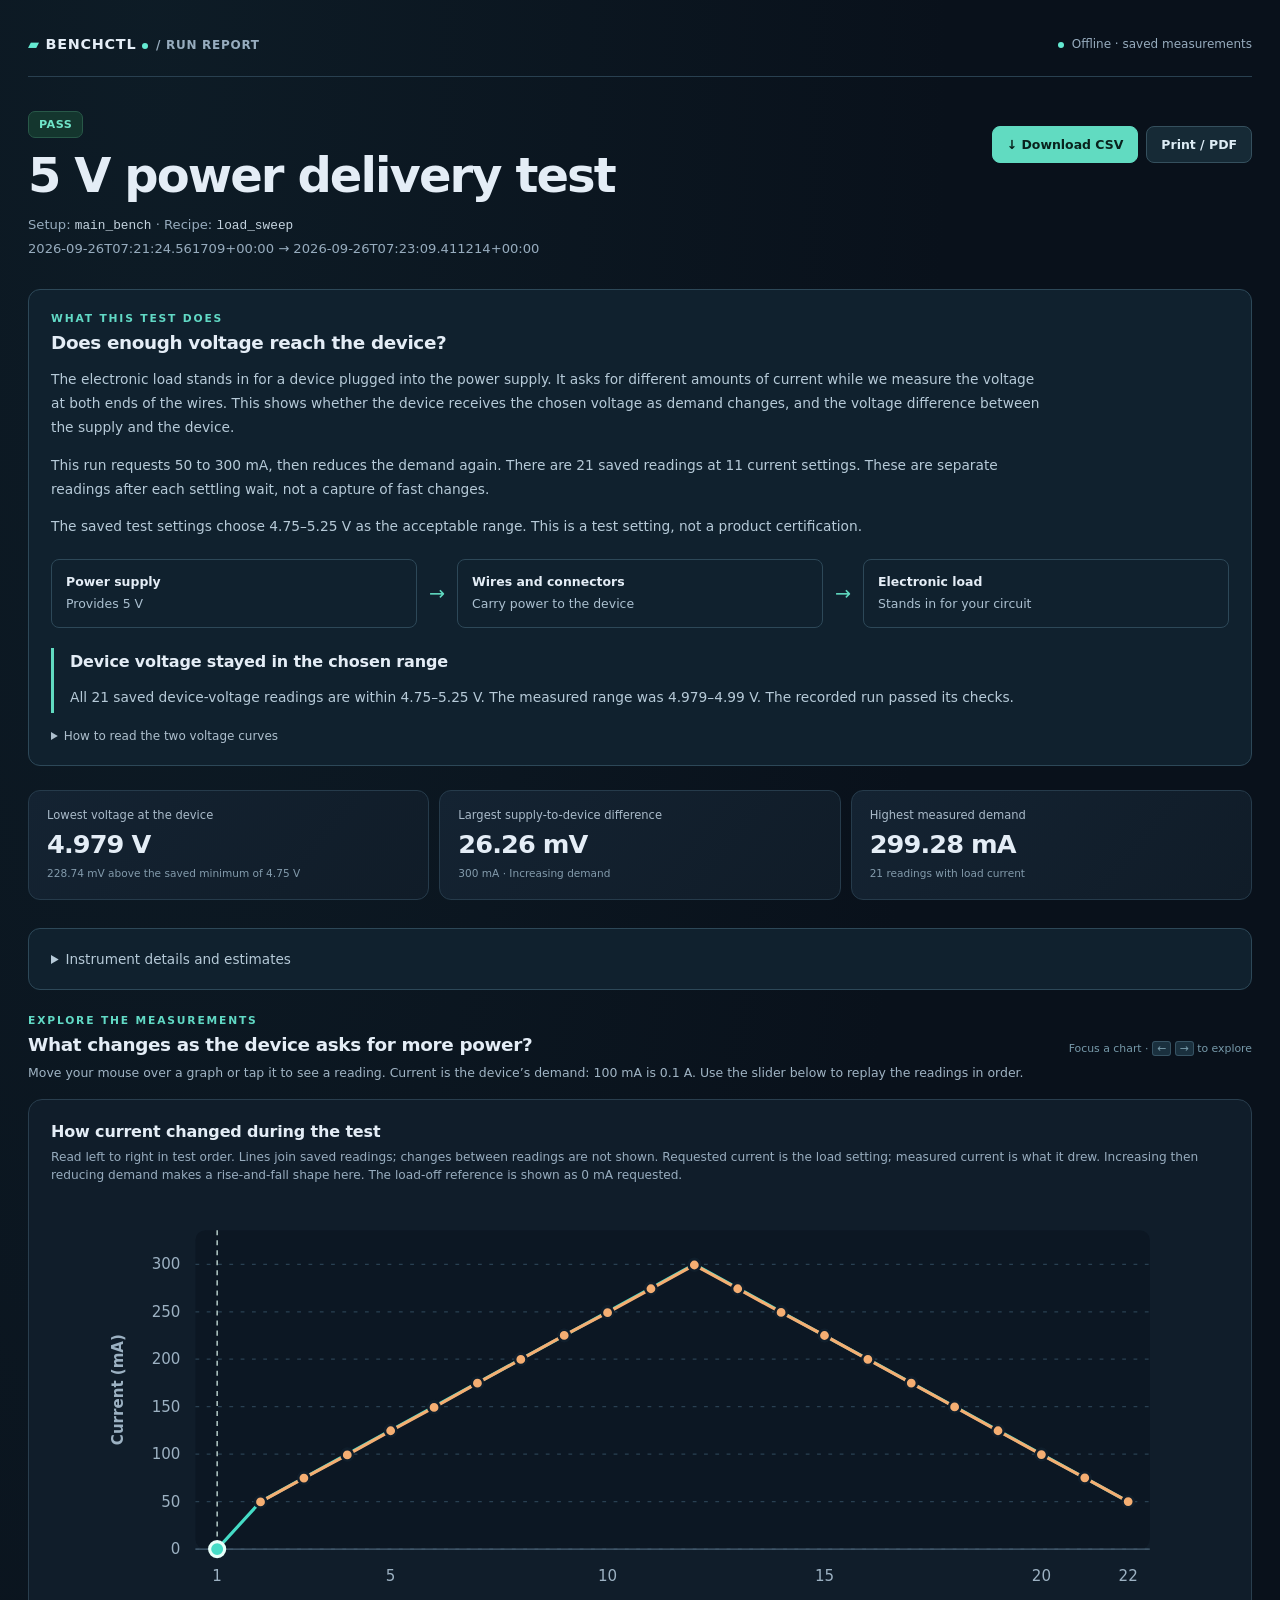
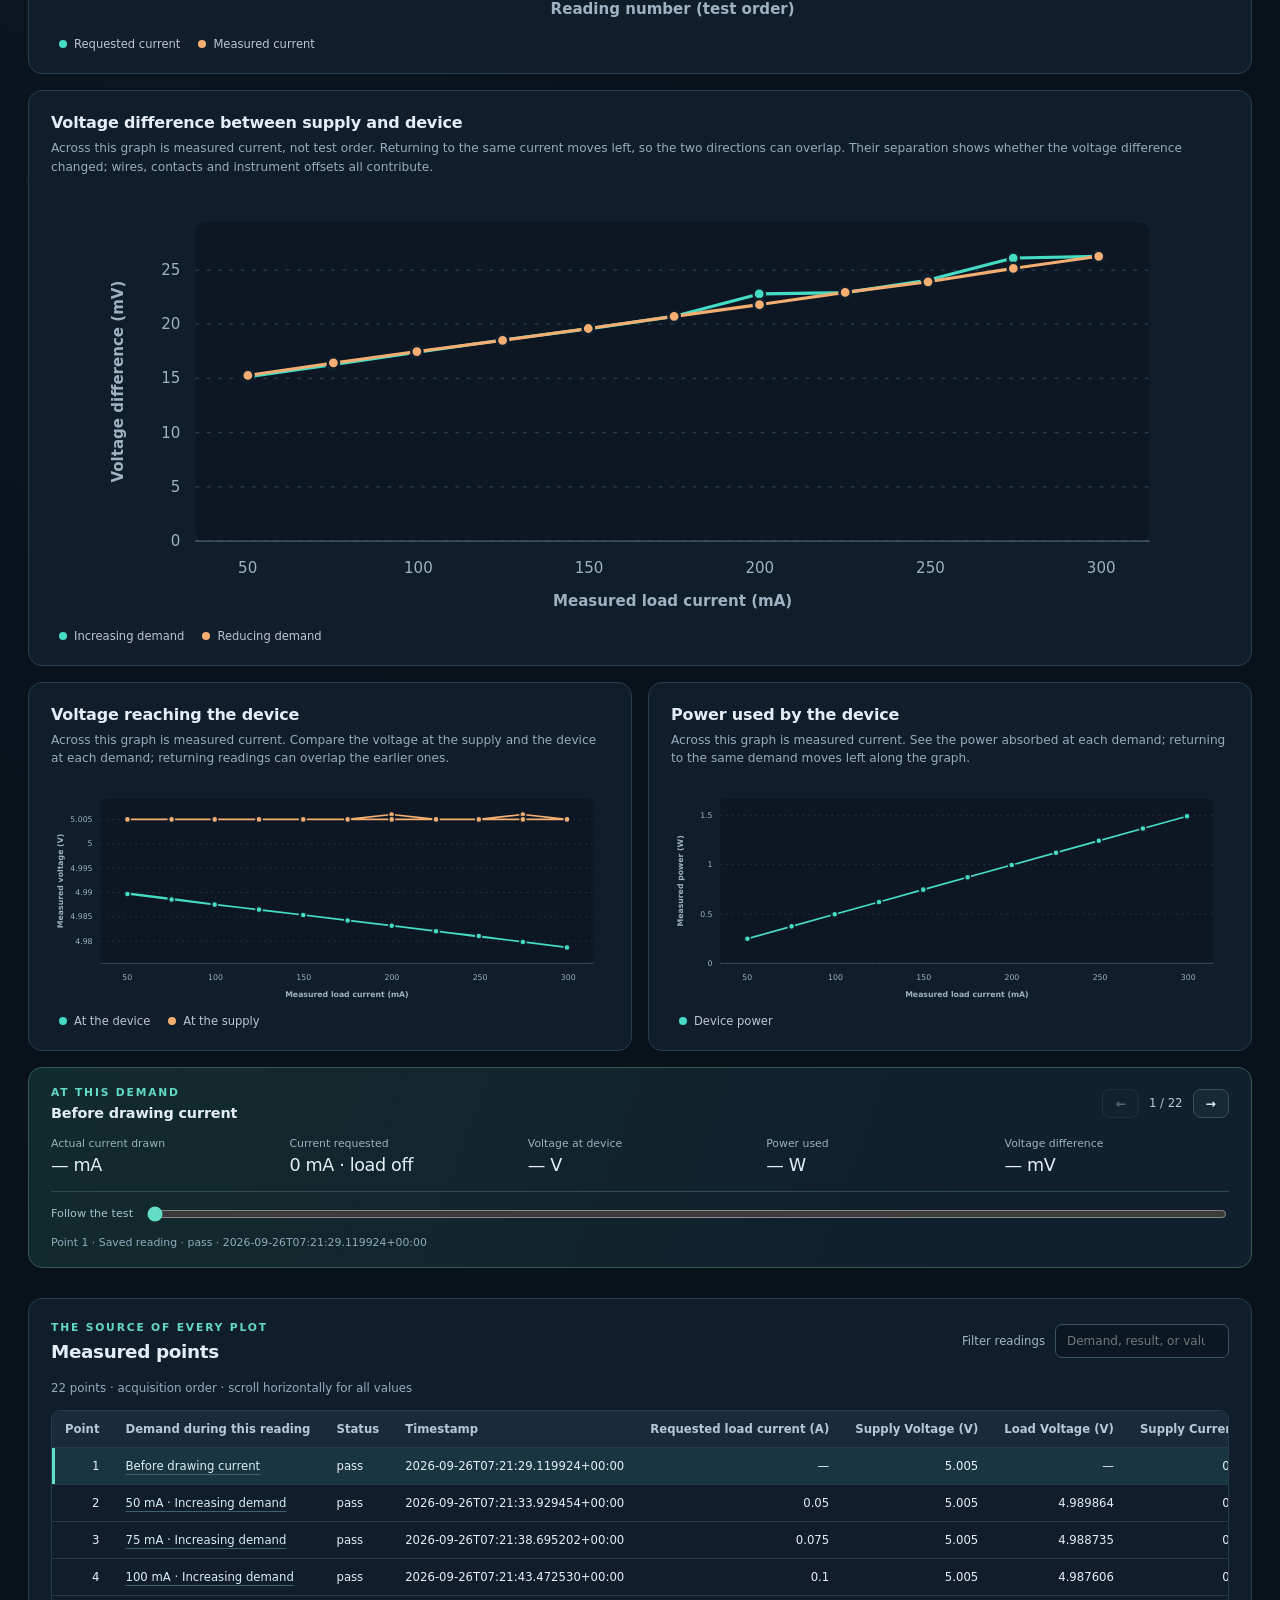
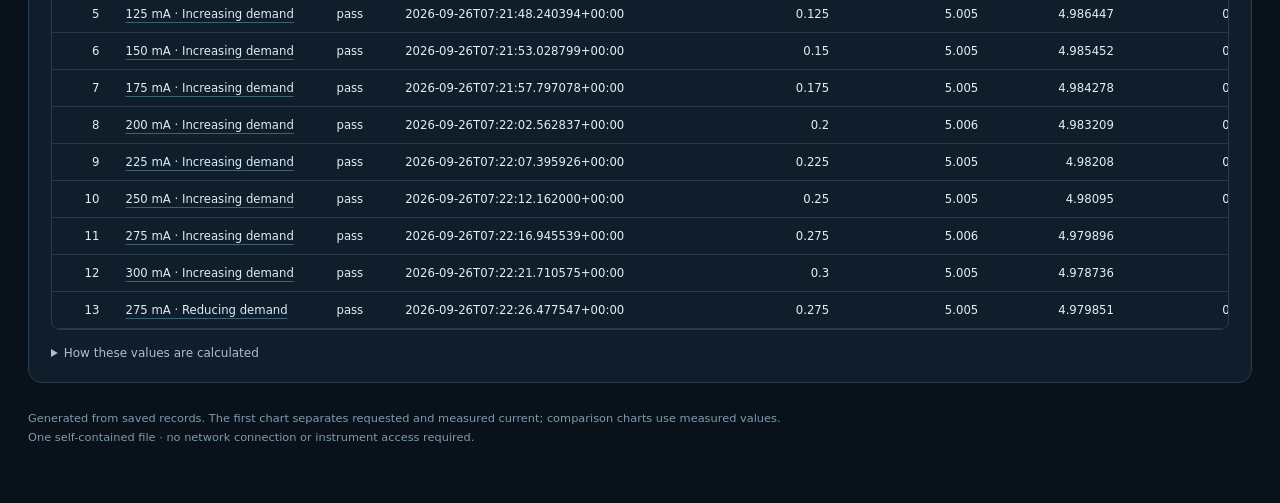
<file: 05_Data/power-test-report.html>
<!doctype html>
<html lang="en" data-source="recorded"><head><meta charset="utf-8">
<meta name="viewport" content="width=device-width, initial-scale=1">
<meta http-equiv="Content-Security-Policy" content="default-src 'none'; script-src 'sha256-CjVftAsAMZnA70prini9b2Xjr4UAQ8Cky+0X2/qRoZc='; style-src 'unsafe-inline'; base-uri 'none'; form-action 'none'">
<title>5 V power delivery test · Bench report</title><style>
.mobile-axes {
  display:none
}
:root {
  color-scheme:dark;
  font-family:Inter,ui-sans-serif,system-ui,-apple-system,Segoe UI,sans-serif;
  background:#09111b;
  color:#e4edf6;
  font-synthesis:none
}
* {
  box-sizing:border-box
}
body {
  margin:0;
  background:radial-gradient(ellipse at 12% 0%,#16313c55,transparent 50%)
}
[hidden] {
  display:none!important
}
a {
  color:#60e0ca;
  text-underline-offset:4px
}
button,input {
  font:inherit
}
button,a,input,svg,summary {
  -webkit-tap-highlight-color:transparent
}
button {
  cursor:pointer
}
button:disabled {
  opacity:.35;
  cursor:default
}
button:focus-visible,a:focus-visible,input:focus-visible,summary:focus-visible,svg:focus-visible,.table-scroll:focus-visible {
  outline:2px solid #64ead2;
  outline-offset:4px
}
.shell {
  max-width:1280px;
  margin:auto;
  padding:36px 28px 56px
}
.topline,.header-main,.section-heading,.inspection-head,.point-nav {
  display:flex;
  align-items:center;
  justify-content:space-between;
  gap:20px
}
.topline {
  padding-bottom:24px;
  border-bottom:1px solid #294050
}
.brand {
  font-size:.9rem;
  font-weight:750;
  letter-spacing:.05em
}
.brand b {
  color:#64ead2
}
.offline {
  color:#97acbe;
  font-size:.75rem
}
.offline:before {
  content:'';
  display:inline-block;
  width:6px;
  height:6px;
  margin-right:8px;
  border-radius:100%;
  background:#64ead2
}
.header-main {
  padding:34px 0 28px;
  align-items:flex-start
}
.eyebrow {
  color:#61d9c5;
  font-size:.67rem;
  letter-spacing:.17em;
  text-transform:uppercase;
  font-weight:750
}
h1 {
  font-size:clamp(1.85rem,4vw,3rem);
  letter-spacing:-.04em;
  margin:10px 0;
  line-height:1.15;
  overflow-wrap:anywhere
}
h2 {
  font-size:1.15rem;
  letter-spacing:-.02em;
  margin:7px 0 0
}
h3 {
  font-size:1rem;
  margin:0;
  letter-spacing:-.01em
}
.meta {
  color:#97acbe;
  font-size:.82rem;
  line-height:1.8
}
.meta code {
  font-size:.8rem;
  color:#c4d3df;
  overflow-wrap:anywhere
}
.badge {
  display:inline-flex;
  align-items:center;
  padding:6px 10px;
  border:1px solid #3a4a5d;
  border-radius:7px;
  background:#263449;
  color:#dbeafe;
  font-size:.7rem;
  font-weight:750;
  letter-spacing:.04em
}
.badge.pass {
  background:#14362e;
  color:#6fe4c8;
  border-color:#285848
}
.badge.fail {
  background:#4b232e;
  color:#fda4af;
  border-color:#774251
}
.header-actions {
  display:flex;
  gap:8px;
  padding-top:15px;
  flex-shrink:0
}
.button {
  border:1px solid #35505e;
  border-radius:8px;
  background:#162a36;
  color:#ddecf5;
  padding:10px 14px;
  text-decoration:none;
  font-weight:650;
  font-size:.78rem;
  white-space:nowrap
}
.button:hover {
  background:#234251;
  border-color:#568a96
}
.button.primary {
  background:#61dbc1;
  color:#09221d;
  border-color:#61dbc1
}
.button.primary:hover {
  background:#8becd6
}
.metrics {
  display:grid;
  grid-template-columns:repeat(auto-fit,minmax(195px,1fr));
  gap:10px;
  margin:0 0 28px
}
.metric {
  padding:17px 18px;
  border:1px solid #263b4b;
  border-radius:12px;
  background:linear-gradient(130deg,#142332,#101c28)
}
.metric-label {
  color:#a9bac9;
  font-size:.72rem
}
.metric-value {
  font-size:1.6rem;
  font-weight:680;
  letter-spacing:-.035em;
  margin:7px 0;
  font-variant-numeric:tabular-nums
}
.metric-detail {
  color:#839bac;
  font-size:.66rem;
  line-height:1.5
}
.section-heading {
  margin:0 0 16px
}
.section-copy {
  color:#a0b4c4;
  font-size:.78rem;
  line-height:1.6;
  margin:8px 0 0
}
.charts {
  display:grid;
  grid-template-columns:minmax(0,1fr) minmax(0,1fr);
  gap:16px
}
.chart-card,.data-card,.inspector {
  background:#101d2a;
  border:1px solid #293e4e;
  border-radius:14px
}
.chart-card {
  padding:22px;
  min-width:0
}
.chart-card.featured {
  grid-column:1/-1
}
.chart-heading p {
  color:#97acbe;
  font-size:.76rem;
  margin:7px 0 16px;
  line-height:1.5
}
.chart-card svg {
  display:block;
  width:100%;
  height:auto;
  overflow:visible;
  border-radius:8px;
  touch-action:pan-y
}
.plot-wrap {
  position:relative
}
.plot-surface {
  fill:#0c1723
}
.grid {
  stroke:#294052;
  stroke-dasharray:3 6
}
.axis {
  stroke:#486075
}
.tick,.axis-label {
  fill:#9cb1c2;
  font:12px system-ui,sans-serif
}
.axis-label {
  font-weight:550
}
.cursor-line {
  stroke:#d4ede7;
  stroke-width:1;
  stroke-dasharray:4 4;
  pointer-events:none
}
.data-point {
  transition:r .08s
}
.data-point.is-active {
  r:6;
  stroke:#e8fff9;
  stroke-width:2.5
}
.legend {
  display:flex;
  gap:18px;
  flex-wrap:wrap;
  margin:10px 0 0 8px;
  color:#b9c6d8;
  font-size:.72rem
}
.legend-item {
  display:inline-flex;
  align-items:center;
  gap:7px
}
.legend i {
  width:8px;
  height:8px;
  border-radius:50%;
  display:inline-block
}
.plot-tooltip {
  position:absolute;
  z-index:4;
  pointer-events:none;
  background:#193143f5;
  color:#edf7fe;
  backdrop-filter:blur(8px);
  border:1px solid #628291;
  border-radius:10px;
  padding:11px 13px;
  font-size:.72rem;
  box-shadow:0 12px 32px #0007;
  min-width:185px;
  max-width:min(285px,95%);
  line-height:1.65
}
.tip-title {
  font-weight:750;
  color:#77e6cf;
  margin-bottom:4px;
  overflow-wrap:anywhere
}
.tip-row {
  display:flex;
  justify-content:space-between;
  gap:20px
}
.tip-row span:first-child {
  color:#acbfce
}
.tip-row span:last-child {
  font-variant-numeric:tabular-nums;
  font-weight:600
}
.inspector {
  margin:16px 0 30px;
  padding:18px 22px;
  border-color:#34594f;
  background:linear-gradient(110deg,#122b2c,#10202e 75%)
}
.inspection-head {
  margin-bottom:15px
}
.selected-title {
  font-size:.9rem;
  margin:6px 0 0;
  overflow-wrap:anywhere
}
.point-nav {
  gap:10px;
  color:#b7cbd8;
  font-size:.73rem
}
.point-nav .button {
  padding:6px 12px
}
.selected-grid {
  display:grid;
  grid-template-columns:repeat(5,minmax(0,1fr));
  gap:14px
}
.selected-grid dt {
  color:#98b2bf;
  font-size:.68rem;
  margin-bottom:5px
}
.selected-grid dd {
  font-size:1.1rem;
  font-variant-numeric:tabular-nums;
  margin:0;
  letter-spacing:-.02em
}
.point-scrubber {
  display:flex;
  align-items:center;
  gap:12px;
  margin-top:15px;
  padding-top:12px;
  border-top:1px solid #2e4b53
}
.point-scrubber label {
  color:#a6c0cb;
  font-size:.7rem;
  flex-shrink:0
}
input[type=range] {
  width:100%;
  accent-color:#63ddc5;
  cursor:pointer
}
.selected-meta {
  font-size:.68rem;
  color:#8eacbd;
  margin:12px 0 0
}
.data-card {
  padding:22px;
  margin-top:20px
}
.search-label {
  display:flex;
  gap:10px;
  align-items:center;
  color:#9eb6c6;
  font-size:.73rem
}
.search-label input {
  min-width:160px;
  max-width:240px;
  background:#0b1824;
  border:1px solid #3b5465;
  color:#e6f0f8;
  border-radius:7px;
  padding:9px 11px;
  font-size:.75rem
}
.table-scroll {
  overflow:auto;
  max-height:520px;
  border:1px solid #263d4d;
  border-radius:9px;
  scrollbar-color:#4e6878 #101d2a
}
table {
  width:100%;
  border-collapse:separate;
  border-spacing:0;
  white-space:nowrap;
  font-variant-numeric:tabular-nums
}
th,td {
  text-align:right;
  padding:11px 13px;
  border-bottom:1px solid #26394a;
  font-size:.73rem
}
th {
  position:sticky;
  top:0;
  z-index:1;
  background:#192b3b;
  color:#b5c8d6;
  font-weight:600
}
td:nth-child(2),th:nth-child(2),td:nth-child(3),th:nth-child(3),td:nth-child(4),th:nth-child(4) {
  text-align:left
}
tbody tr:hover,tbody tr.selected {
  background:#1a3542
}
tbody tr.selected td:first-child {
  box-shadow:inset 3px 0 #60e0ca
}
tbody tr.failed {
  background:#392332
}
.point-link {
  color:#d9eef6;
  background:none;
  border:0;
  padding:0;
  text-align:left;
  font-size:inherit;
  text-decoration:underline;
  text-decoration-color:#3e6072;
  text-underline-offset:4px
}
.note,.empty {
  color:#96acbf;
  font-size:.74rem;
  line-height:1.7
}
.method {
  margin-top:16px
}
.method summary {
  cursor:pointer;
  color:#adbfcd;
  font-size:.75rem
}
.method .note {
  max-width:960px
}
.purpose-card,.technical-card {
  border:1px solid #2d4858;
  border-radius:12px;
  padding:22px;
  margin-bottom:24px;
  background:#10212e
}
.purpose-card p {
  color:#b6cad8;
  line-height:1.75;
  font-size:.86rem;
  max-width:1000px
}
.bench-flow {
  display:flex;
  align-items:center;
  gap:12px;
  margin:20px 0;
  font-size:.78rem
}
.bench-flow div {
  border:1px solid #2d4858;
  border-radius:8px;
  padding:14px;
  flex:1
}
.bench-flow b,.bench-flow div span {
  display:block
}
.bench-flow div span {
  color:#abc0d0;
  line-height:1.5;
  margin-top:6px
}
.flow-arrow {
  color:#61dbc1;
  font-size:1.2rem
}
.conclusion {
  border-left:3px solid #61dbc1;
  padding:4px 0 4px 16px;
  margin-top:20px
}
.conclusion p {
  margin-bottom:0
}
.technical-card summary {
  cursor:pointer;
  color:#b6cad8;
  font-size:.85rem
}
.technical-card .metrics {
  margin:16px 0 0
}
.notices {
  border-left:3px solid #f5ae72;
  padding:6px 16px;
  margin:0 0 20px;
  background:#33291f;
  color:#f6d3b2;
  border-radius:0 8px 8px 0;
  font-size:.8rem;
  line-height:1.6
}
.notices p {
  margin:7px 0
}
footer {
  color:#7f9bac;
  font-size:.71rem;
  margin-top:26px;
  line-height:1.7
}
.sr-only {
  position:absolute;
  width:1px;
  height:1px;
  overflow:hidden;
  clip:rect(0,0,0,0);
  white-space:nowrap
}
.keyboard-hint {
  color:#779aaa;
  font-size:.68rem
}
kbd {
  font:inherit;
  background:#1a303e;
  border:1px solid #375363;
  border-radius:3px;
  padding:0 4px
}
noscript p {
  background:#203444;
  padding:12px;
  border-radius:8px;
  color:#cbdde8;
  font-size:.8rem
}
@media(min-width:1000px) {
  .featured .plot-wrap {
    max-width:1080px;
    margin:auto
  }
  .metrics .metric:nth-child(n+6) {
    padding:13px 18px
  }
  .metrics .metric:nth-child(n+6) .metric-value {
    font-size:1.3rem
  }
}
@media(max-width:760px) {
  .bench-flow {
    display:grid;
    gap:4px
  }
  .flow-arrow {
    transform:rotate(90deg);
    text-align:center
  }
  .shell {
    padding:22px 16px 36px
  }
  .header-main {
    display:block;
    padding:25px 0
  }
  .header-actions {
    padding-top:18px
  }
  .charts {
    grid-template-columns:minmax(0,1fr)
  }
  .chart-card {
    padding:16px 10px
  }
  .chart-heading,.legend {
    padding-left:8px
  }
  .selected-grid {
    grid-template-columns:repeat(3,minmax(0,1fr));
    row-gap:20px
  }
  .section-heading {
    align-items:flex-start;
    flex-wrap:wrap
  }
  .inspector,.data-card {
    padding:17px 14px
  }
  .inspection-head {
    gap:12px
  }
  .point-nav {
    gap:5px
  }
  .point-nav .button {
    padding:6px 9px
  }
  .metrics {
    grid-template-columns:repeat(2,minmax(0,1fr));
    gap:8px
  }
  .metric {
    padding:14px
  }
  .metric-value {
    font-size:1.45rem
  }
  .search-label {
    width:100%;
    justify-content:space-between
  }
  .search-label input {
    max-width:none;
    flex:1
  }
  .offline {
    font-size:.65rem
  }
  .keyboard-hint {
    display:none
  }
}
@media(prefers-reduced-motion:reduce) {
  * {
    transition:none!important
  }
}
@media(max-width:760px) {
  svg.interactive-chart {
    width:calc(100% - 16px);
    margin:0 8px;
    border-radius:0
  }
  .interactive-chart .tick {
    font-size:24px
  }
  .interactive-chart .axis-label {
    display:none
  }
  .mobile-axes {
    display:flex;
    gap:4px 14px;
    flex-wrap:wrap;
    color:#b1c5d3;
    font-size:.7rem;
    line-height:1.6;
    margin:0 0 12px
  }
}
@media print {
  :root {
    color-scheme:light;
    background:white;
    color:#102330
  }
  body {
    background:white
  }
  .shell {
    max-width:none;
    padding:0
  }
  .button,.plot-tooltip,.point-nav,.point-scrubber,.search-label,.keyboard-hint,.inspector {
    display:none!important
  }
  .metric,.chart-card,.data-card {
    background:white;
    border-color:#b7c4ce;
    break-inside:avoid
  }
  .metric-label,.metric-detail,.meta,.note,footer,.chart-heading p,.section-copy {
    color:#476071
  }
  .chart-card {
    padding:12px
  }
  .plot-surface {
    fill:#f0f5f8
  }
  .tick,.axis-label {
    fill:#375367
  }
  .grid {
    stroke:#c9d5de
  }
  .table-scroll {
    max-height:none;
    overflow:visible
  }
  th,td {
    font-size:6pt;
    padding:5px 3px
  }
  th {
    position:static;
    background:#edf3f6;
    color:#253f50
  }
  .point-link {
    color:#253f50
  }
  table {
    white-space:normal
  }
  .topline {
    padding-bottom:12px
  }
  .header-main {
    padding:18px 0
  }
  .metrics {
    gap:7px
  }
  .metric {
    padding:10px
  }
  .metric-value {
    font-size:1.15rem
  }
  .data-card {
    padding:10px
  }
  .legend {
    color:#375367
  }
}
</style></head>
<body><main class="shell">
<header><div class="topline"><div class="brand"><b>▰</b> BENCHCTL <span class="offline">/ RUN REPORT</span></div><div class="offline">Offline · saved measurements</div></div>
<div class="header-main"><div><span class="badge pass">PASS</span><h1>5 V power delivery test</h1>
<div class="meta">Setup: <code>main_bench</code> · Recipe: <code>load_sweep</code><br>2026-09-26T07:21:24.561709+00:00 → 2026-09-26T07:23:09.411214+00:00</div></div>
<div class="header-actions"><a class="button primary" id="download-csv" download="measured-points.csv" href="[data-uri]">↓ Download CSV</a><button class="button" type="button" id="print-report" hidden>Print / PDF</button></div></div></header>
<section class="purpose-card" aria-label="Test purpose and result"><div class="eyebrow">What this test does</div><h2>Does enough voltage reach the device?</h2><p>The electronic load stands in for a device plugged into the power supply. It asks for different amounts of current while we measure the voltage at both ends of the wires. This shows whether the device receives the chosen voltage as demand changes, and the voltage difference between the supply and the device.</p><p>This run requests 50 to 300 mA, then reduces the demand again. There are 21 saved readings at 11 current settings. These are separate readings after each settling wait, not a capture of fast changes.</p><p>The saved test settings choose 4.75–5.25 V as the acceptable range. This is a test setting, not a product certification.</p><div class="bench-flow" role="group" aria-label="Power supply connected through wires to the electronic load"><div><b>Power supply</b><span>Provides 5 V</span></div><span class="flow-arrow" aria-hidden="true">→</span><div><b>Wires and connectors</b><span>Carry power to the device</span></div><span class="flow-arrow" aria-hidden="true">→</span><div><b>Electronic load</b><span>Stands in for your circuit</span></div></div><div class="conclusion"><h3>Device voltage stayed in the chosen range</h3><p>All 21 saved device-voltage readings are within 4.75–5.25 V. The measured range was 4.979–4.99 V. The recorded run passed its checks.</p></div><details class="method"><summary>How to read the two voltage curves</summary><p class="note">If both voltages fall together, inspect the supply settings and current limit. If the supply stays steady while the device voltage falls, inspect the wires and connections. The difference includes instrument offsets and sequential reading effects; it cannot identify a bad component on its own.</p></details></section><section class="metrics" aria-label="Run highlights"><div class="metric"><div class="metric-label">Lowest voltage at the device</div><div class="metric-value">4.979 V</div><div class="metric-detail">228.74 mV above the saved minimum of 4.75 V</div></div><div class="metric"><div class="metric-label">Largest supply-to-device difference</div><div class="metric-value">26.26 mV</div><div class="metric-detail">300 mA · Increasing demand</div></div><div class="metric"><div class="metric-label">Highest measured demand</div><div class="metric-value">299.28 mA</div><div class="metric-detail">21 readings with load current</div></div></section><details class="technical-card"><summary>Instrument details and estimates</summary><p class="note">These secondary readings help investigate differences. Sequential readings, instrument offsets, contacts, and remote sensing affect the estimates.</p><div class="metrics"><div class="metric"><div class="metric-label">Peak load power</div><div class="metric-value">1.49 W</div><div class="metric-detail">Measured at the electronic load</div></div><div class="metric"><div class="metric-label">Estimated lead resistance</div><div class="metric-value">87.8 mΩ</div><div class="metric-detail">Apparent value at highest measured current</div></div><div class="metric"><div class="metric-label">Largest current error</div><div class="metric-value">0.8 %</div><div class="metric-detail">100 mA · Increasing demand</div></div><div class="metric"><div class="metric-label">Largest instrument current gap</div><div class="metric-value">12.6 mA</div><div class="metric-detail">225 mA · Increasing demand</div></div><div class="metric"><div class="metric-label">No-load supply voltage</div><div class="metric-value">5.005 V</div><div class="metric-detail">Measured baseline</div></div><div class="metric"><div class="metric-label">Supply droop</div><div class="metric-value">0 %</div><div class="metric-detail">At highest measured load current</div></div></div></details>
<div class="section-heading"><div><div class="eyebrow">Explore the measurements</div><h2>What changes as the device asks for more power?</h2><p class="section-copy" id="chart-help">Move your mouse over a graph or tap it to see a reading. Current is the device’s demand: 100 mA is 0.1 A. Use the slider below to replay the readings in order.</p></div><span class="keyboard-hint">Focus a chart · <kbd>←</kbd> <kbd>→</kbd> to explore</span></div>
<noscript><p>These plots and readings work offline. Enable JavaScript for hover, touch, and keyboard point inspection.</p></noscript>
<section class="charts" aria-label="Reading plots"><section class="chart-card featured" id="demand-chart" data-unit="mA"><div class="chart-heading"><h3 id="demand-chart-title">How current changed during the test</h3><p>Read left to right in test order. Lines join saved readings; changes between readings are not shown. Requested current is the load setting; measured current is what it drew. Increasing then reducing demand makes a rise-and-fall shape here. The load-off reference is shown as 0 mA requested.</p><div class="mobile-axes"><span>Y: Current (mA)</span><span>X: Reading number (test order)</span></div></div><div class="plot-wrap"><svg class="interactive-chart" viewBox="0 0 860 340" role="img" aria-labelledby="demand-chart-title" aria-describedby="chart-help" tabindex="0" data-left="76" data-right="836" data-top="24" data-bottom="278"><rect class="plot-surface" x="76" y="24" width="760" height="254" rx="8"/><line class="grid" x1="76" y1="278.00" x2="836" y2="278.00"/><text class="tick" x="64" y="282.00" text-anchor="end">0</text><line class="grid" x1="76" y1="240.20" x2="836" y2="240.20"/><text class="tick" x="64" y="244.20" text-anchor="end">50</text><line class="grid" x1="76" y1="202.40" x2="836" y2="202.40"/><text class="tick" x="64" y="206.40" text-anchor="end">100</text><line class="grid" x1="76" y1="164.61" x2="836" y2="164.61"/><text class="tick" x="64" y="168.61" text-anchor="end">150</text><line class="grid" x1="76" y1="126.81" x2="836" y2="126.81"/><text class="tick" x="64" y="130.81" text-anchor="end">200</text><line class="grid" x1="76" y1="89.01" x2="836" y2="89.01"/><text class="tick" x="64" y="93.01" text-anchor="end">250</text><line class="grid" x1="76" y1="51.21" x2="836" y2="51.21"/><text class="tick" x="64" y="55.21" text-anchor="end">300</text><text class="tick x-tick" data-tick="1" x="93.27" y="303" text-anchor="middle">1</text><text class="tick x-tick" data-tick="5.0" x="231.45" y="303" text-anchor="middle">5</text><text class="tick x-tick" data-tick="10.0" x="404.18" y="303" text-anchor="middle">10</text><text class="tick x-tick" data-tick="15.0" x="576.91" y="303" text-anchor="middle">15</text><text class="tick x-tick" data-tick="20.0" x="749.64" y="303" text-anchor="middle">20</text><text class="tick x-tick" data-tick="22" x="818.73" y="303" text-anchor="middle">22</text><line class="axis" x1="76" y1="278" x2="836" y2="278"/><text class="axis-label" x="456.00" y="330" text-anchor="middle">Reading number (test order)</text><text class="axis-label" x="18" y="151.00" text-anchor="middle" transform="rotate(-90 18 151.00)">Current (mA)</text><line class="cursor-line" x1="0" x2="0" y1="24" y2="278" visibility="hidden"/><polyline points="93.273,278.000 127.818,240.202 162.364,221.304 196.909,202.405 231.455,183.506 266.000,164.607 300.545,145.708 335.091,126.810 369.636,107.911 404.182,89.012 438.727,70.113 473.273,51.214 507.818,70.113 542.364,89.012 576.909,107.911 611.455,126.810 646.000,145.708 680.545,164.607 715.091,183.506 749.636,202.405 784.182,221.304 818.727,240.202" fill="none" stroke="#45dcc6" stroke-width="2.5" stroke-linejoin="round"/><circle class="data-point" data-sample="0" data-series="Requested current" data-value="0.0" data-x="1" cx="93.273" cy="278.000" r="4.5" fill="#45dcc6" stroke="#101e2b" stroke-width="2"><title>Reading 1 · Requested current: 0 mA at reading 1 · Load switched off; 0 mA commanded, not an assumed measurement</title></circle><circle class="data-point" data-sample="1" data-series="Requested current" data-value="50.0" data-x="2" cx="127.818" cy="240.202" r="4.5" fill="#45dcc6" stroke="#101e2b" stroke-width="2"><title>Reading 2 · Requested current: 50 mA at reading 2</title></circle><circle class="data-point" data-sample="2" data-series="Requested current" data-value="75.0" data-x="3" cx="162.364" cy="221.304" r="4.5" fill="#45dcc6" stroke="#101e2b" stroke-width="2"><title>Reading 3 · Requested current: 75 mA at reading 3</title></circle><circle class="data-point" data-sample="3" data-series="Requested current" data-value="100.0" data-x="4" cx="196.909" cy="202.405" r="4.5" fill="#45dcc6" stroke="#101e2b" stroke-width="2"><title>Reading 4 · Requested current: 100 mA at reading 4</title></circle><circle class="data-point" data-sample="4" data-series="Requested current" data-value="125.0" data-x="5" cx="231.455" cy="183.506" r="4.5" fill="#45dcc6" stroke="#101e2b" stroke-width="2"><title>Reading 5 · Requested current: 125 mA at reading 5</title></circle><circle class="data-point" data-sample="5" data-series="Requested current" data-value="150.0" data-x="6" cx="266.000" cy="164.607" r="4.5" fill="#45dcc6" stroke="#101e2b" stroke-width="2"><title>Reading 6 · Requested current: 150 mA at reading 6</title></circle><circle class="data-point" data-sample="6" data-series="Requested current" data-value="175.0" data-x="7" cx="300.545" cy="145.708" r="4.5" fill="#45dcc6" stroke="#101e2b" stroke-width="2"><title>Reading 7 · Requested current: 175 mA at reading 7</title></circle><circle class="data-point" data-sample="7" data-series="Requested current" data-value="200.0" data-x="8" cx="335.091" cy="126.810" r="4.5" fill="#45dcc6" stroke="#101e2b" stroke-width="2"><title>Reading 8 · Requested current: 200 mA at reading 8</title></circle><circle class="data-point" data-sample="8" data-series="Requested current" data-value="225.0" data-x="9" cx="369.636" cy="107.911" r="4.5" fill="#45dcc6" stroke="#101e2b" stroke-width="2"><title>Reading 9 · Requested current: 225 mA at reading 9</title></circle><circle class="data-point" data-sample="9" data-series="Requested current" data-value="250.0" data-x="10" cx="404.182" cy="89.012" r="4.5" fill="#45dcc6" stroke="#101e2b" stroke-width="2"><title>Reading 10 · Requested current: 250 mA at reading 10</title></circle><circle class="data-point" data-sample="10" data-series="Requested current" data-value="275.0" data-x="11" cx="438.727" cy="70.113" r="4.5" fill="#45dcc6" stroke="#101e2b" stroke-width="2"><title>Reading 11 · Requested current: 275 mA at reading 11</title></circle><circle class="data-point" data-sample="11" data-series="Requested current" data-value="300.0" data-x="12" cx="473.273" cy="51.214" r="4.5" fill="#45dcc6" stroke="#101e2b" stroke-width="2"><title>Reading 12 · Requested current: 300 mA at reading 12</title></circle><circle class="data-point" data-sample="12" data-series="Requested current" data-value="275.0" data-x="13" cx="507.818" cy="70.113" r="4.5" fill="#45dcc6" stroke="#101e2b" stroke-width="2"><title>Reading 13 · Requested current: 275 mA at reading 13</title></circle><circle class="data-point" data-sample="13" data-series="Requested current" data-value="250.0" data-x="14" cx="542.364" cy="89.012" r="4.5" fill="#45dcc6" stroke="#101e2b" stroke-width="2"><title>Reading 14 · Requested current: 250 mA at reading 14</title></circle><circle class="data-point" data-sample="14" data-series="Requested current" data-value="225.0" data-x="15" cx="576.909" cy="107.911" r="4.5" fill="#45dcc6" stroke="#101e2b" stroke-width="2"><title>Reading 15 · Requested current: 225 mA at reading 15</title></circle><circle class="data-point" data-sample="15" data-series="Requested current" data-value="200.0" data-x="16" cx="611.455" cy="126.810" r="4.5" fill="#45dcc6" stroke="#101e2b" stroke-width="2"><title>Reading 16 · Requested current: 200 mA at reading 16</title></circle><circle class="data-point" data-sample="16" data-series="Requested current" data-value="175.0" data-x="17" cx="646.000" cy="145.708" r="4.5" fill="#45dcc6" stroke="#101e2b" stroke-width="2"><title>Reading 17 · Requested current: 175 mA at reading 17</title></circle><circle class="data-point" data-sample="17" data-series="Requested current" data-value="150.0" data-x="18" cx="680.545" cy="164.607" r="4.5" fill="#45dcc6" stroke="#101e2b" stroke-width="2"><title>Reading 18 · Requested current: 150 mA at reading 18</title></circle><circle class="data-point" data-sample="18" data-series="Requested current" data-value="125.0" data-x="19" cx="715.091" cy="183.506" r="4.5" fill="#45dcc6" stroke="#101e2b" stroke-width="2"><title>Reading 19 · Requested current: 125 mA at reading 19</title></circle><circle class="data-point" data-sample="19" data-series="Requested current" data-value="100.0" data-x="20" cx="749.636" cy="202.405" r="4.5" fill="#45dcc6" stroke="#101e2b" stroke-width="2"><title>Reading 20 · Requested current: 100 mA at reading 20</title></circle><circle class="data-point" data-sample="20" data-series="Requested current" data-value="75.0" data-x="21" cx="784.182" cy="221.304" r="4.5" fill="#45dcc6" stroke="#101e2b" stroke-width="2"><title>Reading 21 · Requested current: 75 mA at reading 21</title></circle><circle class="data-point" data-sample="21" data-series="Requested current" data-value="50.0" data-x="22" cx="818.727" cy="240.202" r="4.5" fill="#45dcc6" stroke="#101e2b" stroke-width="2"><title>Reading 22 · Requested current: 50 mA at reading 22</title></circle><polyline points="127.818,240.445 162.364,221.452 196.909,203.031 231.455,183.754 266.000,165.189 300.545,145.851 335.091,126.937 369.636,107.828 404.182,89.722 438.727,70.686 473.273,51.759 507.818,70.668 542.364,89.553 576.909,107.900 611.455,126.882 646.000,145.779 680.545,164.791 715.091,183.760 749.636,202.741 784.182,221.222 818.727,240.156" fill="none" stroke="#f5ae72" stroke-width="2.5" stroke-linejoin="round"/><circle class="data-point" data-sample="1" data-series="Measured current" data-value="49.679" data-x="2" cx="127.818" cy="240.445" r="4.5" fill="#f5ae72" stroke="#101e2b" stroke-width="2"><title>Reading 2 · Measured current: 49.679 mA at reading 2</title></circle><circle class="data-point" data-sample="2" data-series="Measured current" data-value="74.804" data-x="3" cx="162.364" cy="221.452" r="4.5" fill="#f5ae72" stroke="#101e2b" stroke-width="2"><title>Reading 3 · Measured current: 74.804 mA at reading 3</title></circle><circle class="data-point" data-sample="3" data-series="Measured current" data-value="99.17099999999999" data-x="4" cx="196.909" cy="203.031" r="4.5" fill="#f5ae72" stroke="#101e2b" stroke-width="2"><title>Reading 4 · Measured current: 99.171 mA at reading 4</title></circle><circle class="data-point" data-sample="4" data-series="Measured current" data-value="124.67200000000001" data-x="5" cx="231.455" cy="183.754" r="4.5" fill="#f5ae72" stroke="#101e2b" stroke-width="2"><title>Reading 5 · Measured current: 124.672 mA at reading 5</title></circle><circle class="data-point" data-sample="5" data-series="Measured current" data-value="149.23" data-x="6" cx="266.000" cy="165.189" r="4.5" fill="#f5ae72" stroke="#101e2b" stroke-width="2"><title>Reading 6 · Measured current: 149.23 mA at reading 6</title></circle><circle class="data-point" data-sample="6" data-series="Measured current" data-value="174.811" data-x="7" cx="300.545" cy="145.851" r="4.5" fill="#f5ae72" stroke="#101e2b" stroke-width="2"><title>Reading 7 · Measured current: 174.811 mA at reading 7</title></circle><circle class="data-point" data-sample="7" data-series="Measured current" data-value="199.83200000000002" data-x="8" cx="335.091" cy="126.937" r="4.5" fill="#f5ae72" stroke="#101e2b" stroke-width="2"><title>Reading 8 · Measured current: 199.832 mA at reading 8</title></circle><circle class="data-point" data-sample="8" data-series="Measured current" data-value="225.109" data-x="9" cx="369.636" cy="107.828" r="4.5" fill="#f5ae72" stroke="#101e2b" stroke-width="2"><title>Reading 9 · Measured current: 225.109 mA at reading 9</title></circle><circle class="data-point" data-sample="9" data-series="Measured current" data-value="249.061" data-x="10" cx="404.182" cy="89.722" r="4.5" fill="#f5ae72" stroke="#101e2b" stroke-width="2"><title>Reading 10 · Measured current: 249.061 mA at reading 10</title></circle><circle class="data-point" data-sample="10" data-series="Measured current" data-value="274.24199999999996" data-x="11" cx="438.727" cy="70.686" r="4.5" fill="#f5ae72" stroke="#101e2b" stroke-width="2"><title>Reading 11 · Measured current: 274.242 mA at reading 11</title></circle><circle class="data-point" data-sample="11" data-series="Measured current" data-value="299.28" data-x="12" cx="473.273" cy="51.759" r="4.5" fill="#f5ae72" stroke="#101e2b" stroke-width="2"><title>Reading 12 · Measured current: 299.28 mA at reading 12</title></circle><circle class="data-point" data-sample="12" data-series="Measured current" data-value="274.266" data-x="13" cx="507.818" cy="70.668" r="4.5" fill="#f5ae72" stroke="#101e2b" stroke-width="2"><title>Reading 13 · Measured current: 274.266 mA at reading 13</title></circle><circle class="data-point" data-sample="13" data-series="Measured current" data-value="249.284" data-x="14" cx="542.364" cy="89.553" r="4.5" fill="#f5ae72" stroke="#101e2b" stroke-width="2"><title>Reading 14 · Measured current: 249.284 mA at reading 14</title></circle><circle class="data-point" data-sample="14" data-series="Measured current" data-value="225.01399999999998" data-x="15" cx="576.909" cy="107.900" r="4.5" fill="#f5ae72" stroke="#101e2b" stroke-width="2"><title>Reading 15 · Measured current: 225.014 mA at reading 15</title></circle><circle class="data-point" data-sample="15" data-series="Measured current" data-value="199.904" data-x="16" cx="611.455" cy="126.882" r="4.5" fill="#f5ae72" stroke="#101e2b" stroke-width="2"><title>Reading 16 · Measured current: 199.904 mA at reading 16</title></circle><circle class="data-point" data-sample="16" data-series="Measured current" data-value="174.907" data-x="17" cx="646.000" cy="145.779" r="4.5" fill="#f5ae72" stroke="#101e2b" stroke-width="2"><title>Reading 17 · Measured current: 174.907 mA at reading 17</title></circle><circle class="data-point" data-sample="17" data-series="Measured current" data-value="149.757" data-x="18" cx="680.545" cy="164.791" r="4.5" fill="#f5ae72" stroke="#101e2b" stroke-width="2"><title>Reading 18 · Measured current: 149.757 mA at reading 18</title></circle><circle class="data-point" data-sample="18" data-series="Measured current" data-value="124.664" data-x="19" cx="715.091" cy="183.760" r="4.5" fill="#f5ae72" stroke="#101e2b" stroke-width="2"><title>Reading 19 · Measured current: 124.664 mA at reading 19</title></circle><circle class="data-point" data-sample="19" data-series="Measured current" data-value="99.555" data-x="20" cx="749.636" cy="202.741" r="4.5" fill="#f5ae72" stroke="#101e2b" stroke-width="2"><title>Reading 20 · Measured current: 99.555 mA at reading 20</title></circle><circle class="data-point" data-sample="20" data-series="Measured current" data-value="75.10799999999999" data-x="21" cx="784.182" cy="221.222" r="4.5" fill="#f5ae72" stroke="#101e2b" stroke-width="2"><title>Reading 21 · Measured current: 75.108 mA at reading 21</title></circle><circle class="data-point" data-sample="21" data-series="Measured current" data-value="50.062000000000005" data-x="22" cx="818.727" cy="240.156" r="4.5" fill="#f5ae72" stroke="#101e2b" stroke-width="2"><title>Reading 22 · Measured current: 50.062 mA at reading 22</title></circle></svg><div class="plot-tooltip" hidden></div></div><div class="legend"><span class="legend-item"><i style="background:#45dcc6"></i>Requested current</span><span class="legend-item"><i style="background:#f5ae72"></i>Measured current</span></div></section><section class="chart-card featured" id="drop-chart" data-unit="mV"><div class="chart-heading"><h3 id="drop-chart-title">Voltage difference between supply and device</h3><p>Across this graph is measured current, not test order. Returning to the same current moves left, so the two directions can overlap. Their separation shows whether the voltage difference changed; wires, contacts and instrument offsets all contribute.</p><div class="mobile-axes"><span>Y: Voltage difference (mV)</span><span>X: Measured load current (mA)</span></div></div><div class="plot-wrap"><svg class="interactive-chart" viewBox="0 0 860 340" role="img" aria-labelledby="drop-chart-title" aria-describedby="chart-help" tabindex="0" data-left="76" data-right="836" data-top="24" data-bottom="278"><rect class="plot-surface" x="76" y="24" width="760" height="254" rx="8"/><line class="grid" x1="76" y1="278.00" x2="836" y2="278.00"/><text class="tick" x="64" y="282.00" text-anchor="end">0</text><line class="grid" x1="76" y1="234.83" x2="836" y2="234.83"/><text class="tick" x="64" y="238.83" text-anchor="end">5</text><line class="grid" x1="76" y1="191.65" x2="836" y2="191.65"/><text class="tick" x="64" y="195.65" text-anchor="end">10</text><line class="grid" x1="76" y1="148.48" x2="836" y2="148.48"/><text class="tick" x="64" y="152.48" text-anchor="end">15</text><line class="grid" x1="76" y1="105.30" x2="836" y2="105.30"/><text class="tick" x="64" y="109.30" text-anchor="end">20</text><line class="grid" x1="76" y1="62.13" x2="836" y2="62.13"/><text class="tick" x="64" y="66.13" text-anchor="end">25</text><text class="tick x-tick" data-tick="50.0" x="117.59" y="303" text-anchor="middle">50</text><text class="tick x-tick" data-tick="100.0" x="253.52" y="303" text-anchor="middle">100</text><text class="tick x-tick" data-tick="150.0" x="389.45" y="303" text-anchor="middle">150</text><text class="tick x-tick" data-tick="200.0" x="525.38" y="303" text-anchor="middle">200</text><text class="tick x-tick" data-tick="250.0" x="661.31" y="303" text-anchor="middle">250</text><text class="tick x-tick" data-tick="300.0" x="797.24" y="303" text-anchor="middle">300</text><line class="axis" x1="76" y1="278" x2="836" y2="278"/><text class="axis-label" x="456.00" y="330" text-anchor="middle">Measured load current (mA)</text><text class="axis-label" x="18" y="151.00" text-anchor="middle" transform="rotate(-90 18 151.00)">Voltage difference (mV)</text><line class="cursor-line" x1="0" x2="0" y1="24" y2="278" visibility="hidden"/><polyline points="116.714,147.303 185.020,137.554 251.264,127.805 320.592,117.798 387.356,109.206 456.901,99.069 524.924,81.203 593.643,80.089 658.759,70.332 727.217,52.596 795.286,51.214" fill="none" stroke="#45dcc6" stroke-width="2.5" stroke-linejoin="round"/><circle class="data-point" data-sample="1" data-series="Increasing demand" data-value="15.136000000000038" data-x="49.679" cx="116.714" cy="147.303" r="4.5" fill="#45dcc6" stroke="#101e2b" stroke-width="2"><title>Reading 2 · Increasing demand: 15.136 mV at 49.679 mA</title></circle><circle class="data-point" data-sample="2" data-series="Increasing demand" data-value="16.264999999999752" data-x="74.804" cx="185.020" cy="137.554" r="4.5" fill="#45dcc6" stroke="#101e2b" stroke-width="2"><title>Reading 3 · Increasing demand: 16.265 mV at 74.804 mA</title></circle><circle class="data-point" data-sample="3" data-series="Increasing demand" data-value="17.393999999999465" data-x="99.17099999999999" cx="251.264" cy="127.805" r="4.5" fill="#45dcc6" stroke="#101e2b" stroke-width="2"><title>Reading 4 · Increasing demand: 17.394 mV at 99.171 mA</title></circle><circle class="data-point" data-sample="4" data-series="Increasing demand" data-value="18.55299999999982" data-x="124.67200000000001" cx="320.592" cy="117.798" r="4.5" fill="#45dcc6" stroke="#101e2b" stroke-width="2"><title>Reading 5 · Increasing demand: 18.553 mV at 124.672 mA</title></circle><circle class="data-point" data-sample="5" data-series="Increasing demand" data-value="19.547999999999455" data-x="149.23" cx="387.356" cy="109.206" r="4.5" fill="#45dcc6" stroke="#101e2b" stroke-width="2"><title>Reading 6 · Increasing demand: 19.548 mV at 149.23 mA</title></circle><circle class="data-point" data-sample="6" data-series="Increasing demand" data-value="20.72200000000013" data-x="174.811" cx="456.901" cy="99.069" r="4.5" fill="#45dcc6" stroke="#101e2b" stroke-width="2"><title>Reading 7 · Increasing demand: 20.722 mV at 174.811 mA</title></circle><circle class="data-point" data-sample="7" data-series="Increasing demand" data-value="22.790999999999784" data-x="199.83200000000002" cx="524.924" cy="81.203" r="4.5" fill="#45dcc6" stroke="#101e2b" stroke-width="2"><title>Reading 8 · Increasing demand: 22.791 mV at 199.832 mA</title></circle><circle class="data-point" data-sample="8" data-series="Increasing demand" data-value="22.92000000000005" data-x="225.109" cx="593.643" cy="80.089" r="4.5" fill="#45dcc6" stroke="#101e2b" stroke-width="2"><title>Reading 9 · Increasing demand: 22.92 mV at 225.109 mA</title></circle><circle class="data-point" data-sample="9" data-series="Increasing demand" data-value="24.049999999999905" data-x="249.061" cx="658.759" cy="70.332" r="4.5" fill="#45dcc6" stroke="#101e2b" stroke-width="2"><title>Reading 10 · Increasing demand: 24.05 mV at 249.061 mA</title></circle><circle class="data-point" data-sample="10" data-series="Increasing demand" data-value="26.104000000000127" data-x="274.24199999999996" cx="727.217" cy="52.596" r="4.5" fill="#45dcc6" stroke="#101e2b" stroke-width="2"><title>Reading 11 · Increasing demand: 26.104 mV at 274.242 mA</title></circle><circle class="data-point" data-sample="11" data-series="Increasing demand" data-value="26.264000000000287" data-x="299.28" cx="795.286" cy="51.214" r="4.5" fill="#45dcc6" stroke="#101e2b" stroke-width="2"><title>Reading 12 · Increasing demand: 26.264 mV at 299.28 mA</title></circle><polyline points="795.286,51.214 727.282,60.842 659.365,71.489 593.384,79.951 525.120,89.700 457.162,99.069 388.789,108.696 320.570,118.186 252.308,127.028 185.846,136.147 117.756,146.025" fill="none" stroke="#f5ae72" stroke-width="2.5" stroke-linejoin="round"/><circle class="data-point" data-sample="11" data-series="Reducing demand" data-value="26.264000000000287" data-x="299.28" cx="795.286" cy="51.214" r="4.5" fill="#f5ae72" stroke="#101e2b" stroke-width="2"><title>Reading 12 · Reducing demand: 26.264 mV at 299.28 mA</title></circle><circle class="data-point" data-sample="12" data-series="Reducing demand" data-value="25.148999999999866" data-x="274.266" cx="727.282" cy="60.842" r="4.5" fill="#f5ae72" stroke="#101e2b" stroke-width="2"><title>Reading 13 · Reducing demand: 25.149 mV at 274.266 mA</title></circle><circle class="data-point" data-sample="13" data-series="Reducing demand" data-value="23.915999999999826" data-x="249.284" cx="659.365" cy="71.489" r="4.5" fill="#f5ae72" stroke="#101e2b" stroke-width="2"><title>Reading 14 · Reducing demand: 23.916 mV at 249.284 mA</title></circle><circle class="data-point" data-sample="14" data-series="Reducing demand" data-value="22.935999999999623" data-x="225.01399999999998" cx="593.384" cy="79.951" r="4.5" fill="#f5ae72" stroke="#101e2b" stroke-width="2"><title>Reading 15 · Reducing demand: 22.936 mV at 225.014 mA</title></circle><circle class="data-point" data-sample="15" data-series="Reducing demand" data-value="21.80699999999991" data-x="199.904" cx="525.120" cy="89.700" r="4.5" fill="#f5ae72" stroke="#101e2b" stroke-width="2"><title>Reading 16 · Reducing demand: 21.807 mV at 199.904 mA</title></circle><circle class="data-point" data-sample="16" data-series="Reducing demand" data-value="20.72200000000013" data-x="174.907" cx="457.162" cy="99.069" r="4.5" fill="#f5ae72" stroke="#101e2b" stroke-width="2"><title>Reading 17 · Reducing demand: 20.722 mV at 174.907 mA</title></circle><circle class="data-point" data-sample="17" data-series="Reducing demand" data-value="19.606999999999708" data-x="149.757" cx="388.789" cy="108.696" r="4.5" fill="#f5ae72" stroke="#101e2b" stroke-width="2"><title>Reading 18 · Reducing demand: 19.607 mV at 149.757 mA</title></circle><circle class="data-point" data-sample="18" data-series="Reducing demand" data-value="18.507999999999747" data-x="124.664" cx="320.570" cy="118.186" r="4.5" fill="#f5ae72" stroke="#101e2b" stroke-width="2"><title>Reading 19 · Reducing demand: 18.508 mV at 124.664 mA</title></circle><circle class="data-point" data-sample="19" data-series="Reducing demand" data-value="17.48399999999961" data-x="99.555" cx="252.308" cy="127.028" r="4.5" fill="#f5ae72" stroke="#101e2b" stroke-width="2"><title>Reading 20 · Reducing demand: 17.484 mV at 99.555 mA</title></circle><circle class="data-point" data-sample="20" data-series="Reducing demand" data-value="16.42800000000033" data-x="75.10799999999999" cx="185.846" cy="136.147" r="4.5" fill="#f5ae72" stroke="#101e2b" stroke-width="2"><title>Reading 21 · Reducing demand: 16.428 mV at 75.108 mA</title></circle><circle class="data-point" data-sample="21" data-series="Reducing demand" data-value="15.284000000000297" data-x="50.062000000000005" cx="117.756" cy="146.025" r="4.5" fill="#f5ae72" stroke="#101e2b" stroke-width="2"><title>Reading 22 · Reducing demand: 15.284 mV at 50.062 mA</title></circle></svg><div class="plot-tooltip" hidden></div></div><div class="legend"><span class="legend-item"><i style="background:#45dcc6"></i>Increasing demand</span><span class="legend-item"><i style="background:#f5ae72"></i>Reducing demand</span></div></section><section class="chart-card" id="voltage-chart" data-unit="V"><div class="chart-heading"><h3 id="voltage-chart-title">Voltage reaching the device</h3><p>Across this graph is measured current. Compare the voltage at the supply and the device at each demand; returning readings can overlap the earlier ones.</p><div class="mobile-axes"><span>Y: Measured voltage (V)</span><span>X: Measured load current (mA)</span></div></div><div class="plot-wrap"><svg class="interactive-chart" viewBox="0 0 860 340" role="img" aria-labelledby="voltage-chart-title" aria-describedby="chart-help" tabindex="0" data-left="76" data-right="836" data-top="24" data-bottom="278"><rect class="plot-surface" x="76" y="24" width="760" height="254" rx="8"/><line class="grid" x1="76" y1="243.92" x2="836" y2="243.92"/><text class="tick" x="64" y="247.92" text-anchor="end">4.98</text><line class="grid" x1="76" y1="206.36" x2="836" y2="206.36"/><text class="tick" x="64" y="210.36" text-anchor="end">4.985</text><line class="grid" x1="76" y1="168.79" x2="836" y2="168.79"/><text class="tick" x="64" y="172.79" text-anchor="end">4.99</text><line class="grid" x1="76" y1="131.23" x2="836" y2="131.23"/><text class="tick" x="64" y="135.23" text-anchor="end">4.995</text><line class="grid" x1="76" y1="93.66" x2="836" y2="93.66"/><text class="tick" x="64" y="97.66" text-anchor="end">5</text><line class="grid" x1="76" y1="56.09" x2="836" y2="56.09"/><text class="tick" x="64" y="60.09" text-anchor="end">5.005</text><text class="tick x-tick" data-tick="50.0" x="117.59" y="303" text-anchor="middle">50</text><text class="tick x-tick" data-tick="100.0" x="253.52" y="303" text-anchor="middle">100</text><text class="tick x-tick" data-tick="150.0" x="389.45" y="303" text-anchor="middle">150</text><text class="tick x-tick" data-tick="200.0" x="525.38" y="303" text-anchor="middle">200</text><text class="tick x-tick" data-tick="250.0" x="661.31" y="303" text-anchor="middle">250</text><text class="tick x-tick" data-tick="300.0" x="797.24" y="303" text-anchor="middle">300</text><line class="axis" x1="76" y1="278" x2="836" y2="278"/><text class="axis-label" x="456.00" y="330" text-anchor="middle">Measured load current (mA)</text><text class="axis-label" x="18" y="151.00" text-anchor="middle" transform="rotate(-90 18 151.00)">Measured voltage (V)</text><line class="cursor-line" x1="0" x2="0" y1="24" y2="278" visibility="hidden"/><polyline points="116.714,169.813 185.020,178.295 251.264,186.778 320.592,195.485 387.356,202.961 456.901,211.781 524.924,219.813 593.643,228.295 658.759,236.785 727.217,244.704 795.286,253.419 727.282,245.042 659.365,235.778 593.384,228.416 525.120,219.933 457.162,211.781 388.789,203.404 320.570,195.147 252.308,187.454 185.846,179.520 117.756,170.925" fill="none" stroke="#45dcc6" stroke-width="2.5" stroke-linejoin="round"/><circle class="data-point" data-sample="1" data-series="At the device" data-value="4.989864" data-x="49.679" cx="116.714" cy="169.813" r="4.5" fill="#45dcc6" stroke="#101e2b" stroke-width="2"><title>Reading 2 · At the device: 4.989864 V at 49.679 mA</title></circle><circle class="data-point" data-sample="2" data-series="At the device" data-value="4.988735" data-x="74.804" cx="185.020" cy="178.295" r="4.5" fill="#45dcc6" stroke="#101e2b" stroke-width="2"><title>Reading 3 · At the device: 4.988735 V at 74.804 mA</title></circle><circle class="data-point" data-sample="3" data-series="At the device" data-value="4.987606" data-x="99.17099999999999" cx="251.264" cy="186.778" r="4.5" fill="#45dcc6" stroke="#101e2b" stroke-width="2"><title>Reading 4 · At the device: 4.987606 V at 99.171 mA</title></circle><circle class="data-point" data-sample="4" data-series="At the device" data-value="4.986447" data-x="124.67200000000001" cx="320.592" cy="195.485" r="4.5" fill="#45dcc6" stroke="#101e2b" stroke-width="2"><title>Reading 5 · At the device: 4.986447 V at 124.672 mA</title></circle><circle class="data-point" data-sample="5" data-series="At the device" data-value="4.985452" data-x="149.23" cx="387.356" cy="202.961" r="4.5" fill="#45dcc6" stroke="#101e2b" stroke-width="2"><title>Reading 6 · At the device: 4.985452 V at 149.23 mA</title></circle><circle class="data-point" data-sample="6" data-series="At the device" data-value="4.984278" data-x="174.811" cx="456.901" cy="211.781" r="4.5" fill="#45dcc6" stroke="#101e2b" stroke-width="2"><title>Reading 7 · At the device: 4.984278 V at 174.811 mA</title></circle><circle class="data-point" data-sample="7" data-series="At the device" data-value="4.983209" data-x="199.83200000000002" cx="524.924" cy="219.813" r="4.5" fill="#45dcc6" stroke="#101e2b" stroke-width="2"><title>Reading 8 · At the device: 4.983209 V at 199.832 mA</title></circle><circle class="data-point" data-sample="8" data-series="At the device" data-value="4.98208" data-x="225.109" cx="593.643" cy="228.295" r="4.5" fill="#45dcc6" stroke="#101e2b" stroke-width="2"><title>Reading 9 · At the device: 4.98208 V at 225.109 mA</title></circle><circle class="data-point" data-sample="9" data-series="At the device" data-value="4.98095" data-x="249.061" cx="658.759" cy="236.785" r="4.5" fill="#45dcc6" stroke="#101e2b" stroke-width="2"><title>Reading 10 · At the device: 4.98095 V at 249.061 mA</title></circle><circle class="data-point" data-sample="10" data-series="At the device" data-value="4.979896" data-x="274.24199999999996" cx="727.217" cy="244.704" r="4.5" fill="#45dcc6" stroke="#101e2b" stroke-width="2"><title>Reading 11 · At the device: 4.979896 V at 274.242 mA</title></circle><circle class="data-point" data-sample="11" data-series="At the device" data-value="4.978736" data-x="299.28" cx="795.286" cy="253.419" r="4.5" fill="#45dcc6" stroke="#101e2b" stroke-width="2"><title>Reading 12 · At the device: 4.978736 V at 299.28 mA</title></circle><circle class="data-point" data-sample="12" data-series="At the device" data-value="4.979851" data-x="274.266" cx="727.282" cy="245.042" r="4.5" fill="#45dcc6" stroke="#101e2b" stroke-width="2"><title>Reading 13 · At the device: 4.979851 V at 274.266 mA</title></circle><circle class="data-point" data-sample="13" data-series="At the device" data-value="4.981084" data-x="249.284" cx="659.365" cy="235.778" r="4.5" fill="#45dcc6" stroke="#101e2b" stroke-width="2"><title>Reading 14 · At the device: 4.981084 V at 249.284 mA</title></circle><circle class="data-point" data-sample="14" data-series="At the device" data-value="4.982064" data-x="225.01399999999998" cx="593.384" cy="228.416" r="4.5" fill="#45dcc6" stroke="#101e2b" stroke-width="2"><title>Reading 15 · At the device: 4.982064 V at 225.014 mA</title></circle><circle class="data-point" data-sample="15" data-series="At the device" data-value="4.983193" data-x="199.904" cx="525.120" cy="219.933" r="4.5" fill="#45dcc6" stroke="#101e2b" stroke-width="2"><title>Reading 16 · At the device: 4.983193 V at 199.904 mA</title></circle><circle class="data-point" data-sample="16" data-series="At the device" data-value="4.984278" data-x="174.907" cx="457.162" cy="211.781" r="4.5" fill="#45dcc6" stroke="#101e2b" stroke-width="2"><title>Reading 17 · At the device: 4.984278 V at 174.907 mA</title></circle><circle class="data-point" data-sample="17" data-series="At the device" data-value="4.985393" data-x="149.757" cx="388.789" cy="203.404" r="4.5" fill="#45dcc6" stroke="#101e2b" stroke-width="2"><title>Reading 18 · At the device: 4.985393 V at 149.757 mA</title></circle><circle class="data-point" data-sample="18" data-series="At the device" data-value="4.986492" data-x="124.664" cx="320.570" cy="195.147" r="4.5" fill="#45dcc6" stroke="#101e2b" stroke-width="2"><title>Reading 19 · At the device: 4.986492 V at 124.664 mA</title></circle><circle class="data-point" data-sample="19" data-series="At the device" data-value="4.987516" data-x="99.555" cx="252.308" cy="187.454" r="4.5" fill="#45dcc6" stroke="#101e2b" stroke-width="2"><title>Reading 20 · At the device: 4.987516 V at 99.555 mA</title></circle><circle class="data-point" data-sample="20" data-series="At the device" data-value="4.988572" data-x="75.10799999999999" cx="185.846" cy="179.520" r="4.5" fill="#45dcc6" stroke="#101e2b" stroke-width="2"><title>Reading 21 · At the device: 4.988572 V at 75.108 mA</title></circle><circle class="data-point" data-sample="21" data-series="At the device" data-value="4.989716" data-x="50.062000000000005" cx="117.756" cy="170.925" r="4.5" fill="#45dcc6" stroke="#101e2b" stroke-width="2"><title>Reading 22 · At the device: 4.989716 V at 50.062 mA</title></circle><polyline points="116.714,56.094 185.020,56.094 251.264,56.094 320.592,56.094 387.356,56.094 456.901,56.094 524.924,48.581 593.643,56.094 658.759,56.094 727.217,48.581 795.286,56.094 727.282,56.094 659.365,56.094 593.384,56.094 525.120,56.094 457.162,56.094 388.789,56.094 320.570,56.094 252.308,56.094 185.846,56.094 117.756,56.094" fill="none" stroke="#f5ae72" stroke-width="2.5" stroke-linejoin="round"/><circle class="data-point" data-sample="1" data-series="At the supply" data-value="5.005" data-x="49.679" cx="116.714" cy="56.094" r="4.5" fill="#f5ae72" stroke="#101e2b" stroke-width="2"><title>Reading 2 · At the supply: 5.005 V at 49.679 mA</title></circle><circle class="data-point" data-sample="2" data-series="At the supply" data-value="5.005" data-x="74.804" cx="185.020" cy="56.094" r="4.5" fill="#f5ae72" stroke="#101e2b" stroke-width="2"><title>Reading 3 · At the supply: 5.005 V at 74.804 mA</title></circle><circle class="data-point" data-sample="3" data-series="At the supply" data-value="5.005" data-x="99.17099999999999" cx="251.264" cy="56.094" r="4.5" fill="#f5ae72" stroke="#101e2b" stroke-width="2"><title>Reading 4 · At the supply: 5.005 V at 99.171 mA</title></circle><circle class="data-point" data-sample="4" data-series="At the supply" data-value="5.005" data-x="124.67200000000001" cx="320.592" cy="56.094" r="4.5" fill="#f5ae72" stroke="#101e2b" stroke-width="2"><title>Reading 5 · At the supply: 5.005 V at 124.672 mA</title></circle><circle class="data-point" data-sample="5" data-series="At the supply" data-value="5.005" data-x="149.23" cx="387.356" cy="56.094" r="4.5" fill="#f5ae72" stroke="#101e2b" stroke-width="2"><title>Reading 6 · At the supply: 5.005 V at 149.23 mA</title></circle><circle class="data-point" data-sample="6" data-series="At the supply" data-value="5.005" data-x="174.811" cx="456.901" cy="56.094" r="4.5" fill="#f5ae72" stroke="#101e2b" stroke-width="2"><title>Reading 7 · At the supply: 5.005 V at 174.811 mA</title></circle><circle class="data-point" data-sample="7" data-series="At the supply" data-value="5.006" data-x="199.83200000000002" cx="524.924" cy="48.581" r="4.5" fill="#f5ae72" stroke="#101e2b" stroke-width="2"><title>Reading 8 · At the supply: 5.006 V at 199.832 mA</title></circle><circle class="data-point" data-sample="8" data-series="At the supply" data-value="5.005" data-x="225.109" cx="593.643" cy="56.094" r="4.5" fill="#f5ae72" stroke="#101e2b" stroke-width="2"><title>Reading 9 · At the supply: 5.005 V at 225.109 mA</title></circle><circle class="data-point" data-sample="9" data-series="At the supply" data-value="5.005" data-x="249.061" cx="658.759" cy="56.094" r="4.5" fill="#f5ae72" stroke="#101e2b" stroke-width="2"><title>Reading 10 · At the supply: 5.005 V at 249.061 mA</title></circle><circle class="data-point" data-sample="10" data-series="At the supply" data-value="5.006" data-x="274.24199999999996" cx="727.217" cy="48.581" r="4.5" fill="#f5ae72" stroke="#101e2b" stroke-width="2"><title>Reading 11 · At the supply: 5.006 V at 274.242 mA</title></circle><circle class="data-point" data-sample="11" data-series="At the supply" data-value="5.005" data-x="299.28" cx="795.286" cy="56.094" r="4.5" fill="#f5ae72" stroke="#101e2b" stroke-width="2"><title>Reading 12 · At the supply: 5.005 V at 299.28 mA</title></circle><circle class="data-point" data-sample="12" data-series="At the supply" data-value="5.005" data-x="274.266" cx="727.282" cy="56.094" r="4.5" fill="#f5ae72" stroke="#101e2b" stroke-width="2"><title>Reading 13 · At the supply: 5.005 V at 274.266 mA</title></circle><circle class="data-point" data-sample="13" data-series="At the supply" data-value="5.005" data-x="249.284" cx="659.365" cy="56.094" r="4.5" fill="#f5ae72" stroke="#101e2b" stroke-width="2"><title>Reading 14 · At the supply: 5.005 V at 249.284 mA</title></circle><circle class="data-point" data-sample="14" data-series="At the supply" data-value="5.005" data-x="225.01399999999998" cx="593.384" cy="56.094" r="4.5" fill="#f5ae72" stroke="#101e2b" stroke-width="2"><title>Reading 15 · At the supply: 5.005 V at 225.014 mA</title></circle><circle class="data-point" data-sample="15" data-series="At the supply" data-value="5.005" data-x="199.904" cx="525.120" cy="56.094" r="4.5" fill="#f5ae72" stroke="#101e2b" stroke-width="2"><title>Reading 16 · At the supply: 5.005 V at 199.904 mA</title></circle><circle class="data-point" data-sample="16" data-series="At the supply" data-value="5.005" data-x="174.907" cx="457.162" cy="56.094" r="4.5" fill="#f5ae72" stroke="#101e2b" stroke-width="2"><title>Reading 17 · At the supply: 5.005 V at 174.907 mA</title></circle><circle class="data-point" data-sample="17" data-series="At the supply" data-value="5.005" data-x="149.757" cx="388.789" cy="56.094" r="4.5" fill="#f5ae72" stroke="#101e2b" stroke-width="2"><title>Reading 18 · At the supply: 5.005 V at 149.757 mA</title></circle><circle class="data-point" data-sample="18" data-series="At the supply" data-value="5.005" data-x="124.664" cx="320.570" cy="56.094" r="4.5" fill="#f5ae72" stroke="#101e2b" stroke-width="2"><title>Reading 19 · At the supply: 5.005 V at 124.664 mA</title></circle><circle class="data-point" data-sample="19" data-series="At the supply" data-value="5.005" data-x="99.555" cx="252.308" cy="56.094" r="4.5" fill="#f5ae72" stroke="#101e2b" stroke-width="2"><title>Reading 20 · At the supply: 5.005 V at 99.555 mA</title></circle><circle class="data-point" data-sample="20" data-series="At the supply" data-value="5.005" data-x="75.10799999999999" cx="185.846" cy="56.094" r="4.5" fill="#f5ae72" stroke="#101e2b" stroke-width="2"><title>Reading 21 · At the supply: 5.005 V at 75.108 mA</title></circle><circle class="data-point" data-sample="21" data-series="At the supply" data-value="5.005" data-x="50.062000000000005" cx="117.756" cy="56.094" r="4.5" fill="#f5ae72" stroke="#101e2b" stroke-width="2"><title>Reading 22 · At the supply: 5.005 V at 50.062 mA</title></circle></svg><div class="plot-tooltip" hidden></div></div><div class="legend"><span class="legend-item"><i style="background:#45dcc6"></i>At the device</span><span class="legend-item"><i style="background:#f5ae72"></i>At the supply</span></div></section><section class="chart-card" id="power-chart" data-unit="W"><div class="chart-heading"><h3 id="power-chart-title">Power used by the device</h3><p>Across this graph is measured current. See the power absorbed at each demand; returning to the same demand moves left along the graph.</p><div class="mobile-axes"><span>Y: Measured power (W)</span><span>X: Measured load current (mA)</span></div></div><div class="plot-wrap"><svg class="interactive-chart" viewBox="0 0 860 340" role="img" aria-labelledby="power-chart-title" aria-describedby="chart-help" tabindex="0" data-left="76" data-right="836" data-top="24" data-bottom="278"><rect class="plot-surface" x="76" y="24" width="760" height="254" rx="8"/><line class="grid" x1="76" y1="278.00" x2="836" y2="278.00"/><text class="tick" x="64" y="282.00" text-anchor="end">0</text><line class="grid" x1="76" y1="201.90" x2="836" y2="201.90"/><text class="tick" x="64" y="205.90" text-anchor="end">0.5</text><line class="grid" x1="76" y1="125.80" x2="836" y2="125.80"/><text class="tick" x="64" y="129.80" text-anchor="end">1</text><line class="grid" x1="76" y1="49.70" x2="836" y2="49.70"/><text class="tick" x="64" y="53.70" text-anchor="end">1.5</text><text class="tick x-tick" data-tick="50.0" x="117.59" y="303" text-anchor="middle">50</text><text class="tick x-tick" data-tick="100.0" x="253.52" y="303" text-anchor="middle">100</text><text class="tick x-tick" data-tick="150.0" x="389.45" y="303" text-anchor="middle">150</text><text class="tick x-tick" data-tick="200.0" x="525.38" y="303" text-anchor="middle">200</text><text class="tick x-tick" data-tick="250.0" x="661.31" y="303" text-anchor="middle">250</text><text class="tick x-tick" data-tick="300.0" x="797.24" y="303" text-anchor="middle">300</text><line class="axis" x1="76" y1="278" x2="836" y2="278"/><text class="axis-label" x="456.00" y="330" text-anchor="middle">Measured load current (mA)</text><text class="axis-label" x="18" y="151.00" text-anchor="middle" transform="rotate(-90 18 151.00)">Measured power (W)</text><line class="cursor-line" x1="0" x2="0" y1="24" y2="278" visibility="hidden"/><polyline points="116.714,240.271 185.020,221.202 251.264,202.717 320.592,183.381 387.356,164.765 456.901,145.386 524.924,126.437 593.643,107.304 658.759,89.185 727.217,70.139 795.286,51.214 727.282,70.122 659.365,89.010 593.384,107.377 525.120,126.383 457.162,145.313 388.789,164.366 320.570,183.386 252.308,202.427 185.846,220.973 117.756,239.980" fill="none" stroke="#45dcc6" stroke-width="2.5" stroke-linejoin="round"/><circle class="data-point" data-sample="1" data-series="Device power" data-value="0.247891" data-x="49.679" cx="116.714" cy="240.271" r="4.5" fill="#45dcc6" stroke="#101e2b" stroke-width="2"><title>Reading 2 · Device power: 0.247891 W at 49.679 mA</title></circle><circle class="data-point" data-sample="2" data-series="Device power" data-value="0.373179" data-x="74.804" cx="185.020" cy="221.202" r="4.5" fill="#45dcc6" stroke="#101e2b" stroke-width="2"><title>Reading 3 · Device power: 0.373179 W at 74.804 mA</title></circle><circle class="data-point" data-sample="3" data-series="Device power" data-value="0.494626" data-x="99.17099999999999" cx="251.264" cy="202.717" r="4.5" fill="#45dcc6" stroke="#101e2b" stroke-width="2"><title>Reading 4 · Device power: 0.494626 W at 99.171 mA</title></circle><circle class="data-point" data-sample="4" data-series="Device power" data-value="0.621669" data-x="124.67200000000001" cx="320.592" cy="183.381" r="4.5" fill="#45dcc6" stroke="#101e2b" stroke-width="2"><title>Reading 5 · Device power: 0.621669 W at 124.672 mA</title></circle><circle class="data-point" data-sample="5" data-series="Device power" data-value="0.74398" data-x="149.23" cx="387.356" cy="164.765" r="4.5" fill="#45dcc6" stroke="#101e2b" stroke-width="2"><title>Reading 6 · Device power: 0.74398 W at 149.23 mA</title></circle><circle class="data-point" data-sample="6" data-series="Device power" data-value="0.871305" data-x="174.811" cx="456.901" cy="145.386" r="4.5" fill="#45dcc6" stroke="#101e2b" stroke-width="2"><title>Reading 7 · Device power: 0.871305 W at 174.811 mA</title></circle><circle class="data-point" data-sample="7" data-series="Device power" data-value="0.995806" data-x="199.83200000000002" cx="524.924" cy="126.437" r="4.5" fill="#45dcc6" stroke="#101e2b" stroke-width="2"><title>Reading 8 · Device power: 0.995806 W at 199.832 mA</title></circle><circle class="data-point" data-sample="8" data-series="Device power" data-value="1.12151" data-x="225.109" cx="593.643" cy="107.304" r="4.5" fill="#45dcc6" stroke="#101e2b" stroke-width="2"><title>Reading 9 · Device power: 1.12151 W at 225.109 mA</title></circle><circle class="data-point" data-sample="9" data-series="Device power" data-value="1.240559" data-x="249.061" cx="658.759" cy="89.185" r="4.5" fill="#45dcc6" stroke="#101e2b" stroke-width="2"><title>Reading 10 · Device power: 1.240559 W at 249.061 mA</title></circle><circle class="data-point" data-sample="10" data-series="Device power" data-value="1.365697" data-x="274.24199999999996" cx="727.217" cy="70.139" r="4.5" fill="#45dcc6" stroke="#101e2b" stroke-width="2"><title>Reading 11 · Device power: 1.365697 W at 274.242 mA</title></circle><circle class="data-point" data-sample="11" data-series="Device power" data-value="1.490034" data-x="299.28" cx="795.286" cy="51.214" r="4.5" fill="#45dcc6" stroke="#101e2b" stroke-width="2"><title>Reading 12 · Device power: 1.490034 W at 299.28 mA</title></circle><circle class="data-point" data-sample="12" data-series="Device power" data-value="1.365804" data-x="274.266" cx="727.282" cy="70.122" r="4.5" fill="#45dcc6" stroke="#101e2b" stroke-width="2"><title>Reading 13 · Device power: 1.365804 W at 274.266 mA</title></circle><circle class="data-point" data-sample="13" data-series="Device power" data-value="1.241706" data-x="249.284" cx="659.365" cy="89.010" r="4.5" fill="#45dcc6" stroke="#101e2b" stroke-width="2"><title>Reading 14 · Device power: 1.241706 W at 249.284 mA</title></circle><circle class="data-point" data-sample="14" data-series="Device power" data-value="1.121032" data-x="225.01399999999998" cx="593.384" cy="107.377" r="4.5" fill="#45dcc6" stroke="#101e2b" stroke-width="2"><title>Reading 15 · Device power: 1.121032 W at 225.014 mA</title></circle><circle class="data-point" data-sample="15" data-series="Device power" data-value="0.996161" data-x="199.904" cx="525.120" cy="126.383" r="4.5" fill="#45dcc6" stroke="#101e2b" stroke-width="2"><title>Reading 16 · Device power: 0.996161 W at 199.904 mA</title></circle><circle class="data-point" data-sample="16" data-series="Device power" data-value="0.871783" data-x="174.907" cx="457.162" cy="145.313" r="4.5" fill="#45dcc6" stroke="#101e2b" stroke-width="2"><title>Reading 17 · Device power: 0.871783 W at 174.907 mA</title></circle><circle class="data-point" data-sample="17" data-series="Device power" data-value="0.746599" data-x="149.757" cx="388.789" cy="164.366" r="4.5" fill="#45dcc6" stroke="#101e2b" stroke-width="2"><title>Reading 18 · Device power: 0.746599 W at 149.757 mA</title></circle><circle class="data-point" data-sample="18" data-series="Device power" data-value="0.621635" data-x="124.664" cx="320.570" cy="183.386" r="4.5" fill="#45dcc6" stroke="#101e2b" stroke-width="2"><title>Reading 19 · Device power: 0.621635 W at 124.664 mA</title></circle><circle class="data-point" data-sample="19" data-series="Device power" data-value="0.49653" data-x="99.555" cx="252.308" cy="202.427" r="4.5" fill="#45dcc6" stroke="#101e2b" stroke-width="2"><title>Reading 20 · Device power: 0.49653 W at 99.555 mA</title></circle><circle class="data-point" data-sample="20" data-series="Device power" data-value="0.374681" data-x="75.10799999999999" cx="185.846" cy="220.973" r="4.5" fill="#45dcc6" stroke="#101e2b" stroke-width="2"><title>Reading 21 · Device power: 0.374681 W at 75.108 mA</title></circle><circle class="data-point" data-sample="21" data-series="Device power" data-value="0.249797" data-x="50.062000000000005" cx="117.756" cy="239.980" r="4.5" fill="#45dcc6" stroke="#101e2b" stroke-width="2"><title>Reading 22 · Device power: 0.249797 W at 50.062 mA</title></circle></svg><div class="plot-tooltip" hidden></div></div><div class="legend"><span class="legend-item"><i style="background:#45dcc6"></i>Device power</span></div></section></section>
<section class="inspector" id="point-inspector" aria-label="Selected reading" hidden>
<div class="inspection-head"><div><div class="eyebrow">At this demand</div><h3 class="selected-title" id="selected-title"></h3></div><div class="point-nav"><button class="button" id="previous-point" type="button" aria-label="Previous reading">←</button><span id="point-position"></span><button class="button" id="next-point" type="button" aria-label="Next reading">→</button></div></div>
<dl class="selected-grid"><div><dt>Actual current drawn</dt><dd id="selected-current"></dd></div><div><dt>Current requested</dt><dd id="selected-target"></dd></div><div><dt>Voltage at device</dt><dd id="selected-voltage"></dd></div><div><dt>Power used</dt><dd id="selected-power"></dd></div><div><dt>Voltage difference</dt><dd id="selected-drop"></dd></div></dl>
<div class="point-scrubber"><label for="point-range">Follow the test</label><input id="point-range" type="range" min="0" max="0" value="0" step="1"></div><p class="selected-meta" id="selected-meta"></p><p class="sr-only" id="point-announcement" aria-live="polite" aria-atomic="true"></p></section>
<section class="data-card" id="measurements"><div class="section-heading"><div><div class="eyebrow">The source of every plot</div><h2>Measured points</h2></div><label class="search-label" hidden>Filter readings <input id="point-search" type="search" placeholder="Demand, result, or value…"></label></div><p id="table-count" class="note">22 points · acquisition order · scroll horizontally for all values</p><div class="table-scroll" tabindex="0" role="region" aria-label="Measured point data"><table><thead><tr><th scope="col">Point</th><th scope="col">Demand during this reading</th><th scope="col">Status</th><th scope="col">Timestamp</th><th scope="col">Requested load current (A)</th><th scope="col">Supply Voltage (V)</th><th scope="col">Load Voltage (V)</th><th scope="col">Supply Current (A)</th><th scope="col">Load Current (A)</th><th scope="col">Supply Power (W)</th><th scope="col">Load Power (W)</th><th scope="col">Supply − load current (mA)</th><th scope="col">Voltage drop (mV)</th><th scope="col">Estimated lead resistance (mΩ)</th><th scope="col">Supply droop from no-load (%)</th></tr></thead><tbody><tr data-row="0"><td>1</td><td><button class="point-link" type="button" data-select="0">Before drawing current</button></td><td>pass</td><td>2026-09-26T07:21:29.119924+00:00</td><td>—</td><td>5.005</td><td>—</td><td>0.0003</td><td>—</td><td>0.002</td><td>—</td><td>—</td><td>—</td><td>—</td><td>0</td></tr><tr data-row="1"><td>2</td><td><button class="point-link" type="button" data-select="1">50 mA · Increasing demand</button></td><td>pass</td><td>2026-09-26T07:21:33.929454+00:00</td><td>0.05</td><td>5.005</td><td>4.989864</td><td>0.0376</td><td>0.049679</td><td>0.188</td><td>0.247891</td><td>-12.079</td><td>15.136</td><td>304.67602</td><td>0</td></tr><tr data-row="2"><td>3</td><td><button class="point-link" type="button" data-select="2">75 mA · Increasing demand</button></td><td>pass</td><td>2026-09-26T07:21:38.695202+00:00</td><td>0.075</td><td>5.005</td><td>4.988735</td><td>0.0624</td><td>0.074804</td><td>0.313</td><td>0.373179</td><td>-12.404</td><td>16.265</td><td>217.434897</td><td>0</td></tr><tr data-row="3"><td>4</td><td><button class="point-link" type="button" data-select="3">100 mA · Increasing demand</button></td><td>pass</td><td>2026-09-26T07:21:43.472530+00:00</td><td>0.1</td><td>5.005</td><td>4.987606</td><td>0.0867</td><td>0.099171</td><td>0.434</td><td>0.494626</td><td>-12.471</td><td>17.394</td><td>175.394016</td><td>0</td></tr><tr data-row="4"><td>5</td><td><button class="point-link" type="button" data-select="4">125 mA · Increasing demand</button></td><td>pass</td><td>2026-09-26T07:21:48.240394+00:00</td><td>0.125</td><td>5.005</td><td>4.986447</td><td>0.1125</td><td>0.124672</td><td>0.563</td><td>0.621669</td><td>-12.172</td><td>18.553</td><td>148.814489</td><td>0</td></tr><tr data-row="5"><td>6</td><td><button class="point-link" type="button" data-select="5">150 mA · Increasing demand</button></td><td>pass</td><td>2026-09-26T07:21:53.028799+00:00</td><td>0.15</td><td>5.005</td><td>4.985452</td><td>0.1368</td><td>0.14923</td><td>0.685</td><td>0.74398</td><td>-12.43</td><td>19.548</td><td>130.992428</td><td>0</td></tr><tr data-row="6"><td>7</td><td><button class="point-link" type="button" data-select="6">175 mA · Increasing demand</button></td><td>pass</td><td>2026-09-26T07:21:57.797078+00:00</td><td>0.175</td><td>5.005</td><td>4.984278</td><td>0.1624</td><td>0.174811</td><td>0.813</td><td>0.871305</td><td>-12.411</td><td>20.722</td><td>118.539451</td><td>0</td></tr><tr data-row="7"><td>8</td><td><button class="point-link" type="button" data-select="7">200 mA · Increasing demand</button></td><td>pass</td><td>2026-09-26T07:22:02.562837+00:00</td><td>0.2</td><td>5.006</td><td>4.983209</td><td>0.1873</td><td>0.199832</td><td>0.937</td><td>0.995806</td><td>-12.532</td><td>22.791</td><td>114.050803</td><td>-0.01998</td></tr><tr data-row="8"><td>9</td><td><button class="point-link" type="button" data-select="8">225 mA · Increasing demand</button></td><td>pass</td><td>2026-09-26T07:22:07.395926+00:00</td><td>0.225</td><td>5.005</td><td>4.98208</td><td>0.2125</td><td>0.225109</td><td>1.064</td><td>1.12151</td><td>-12.609</td><td>22.92</td><td>101.817342</td><td>0</td></tr><tr data-row="9"><td>10</td><td><button class="point-link" type="button" data-select="9">250 mA · Increasing demand</button></td><td>pass</td><td>2026-09-26T07:22:12.162000+00:00</td><td>0.25</td><td>5.005</td><td>4.98095</td><td>0.2368</td><td>0.249061</td><td>1.185</td><td>1.240559</td><td>-12.261</td><td>24.05</td><td>96.562689</td><td>0</td></tr><tr data-row="10"><td>11</td><td><button class="point-link" type="button" data-select="10">275 mA · Increasing demand</button></td><td>pass</td><td>2026-09-26T07:22:16.945539+00:00</td><td>0.275</td><td>5.006</td><td>4.979896</td><td>0.262</td><td>0.274242</td><td>1.311</td><td>1.365697</td><td>-12.242</td><td>26.104</td><td>95.186004</td><td>-0.01998</td></tr><tr data-row="11"><td>12</td><td><button class="point-link" type="button" data-select="11">300 mA · Increasing demand</button></td><td>pass</td><td>2026-09-26T07:22:21.710575+00:00</td><td>0.3</td><td>5.005</td><td>4.978736</td><td>0.287</td><td>0.29928</td><td>1.436</td><td>1.490034</td><td>-12.28</td><td>26.264</td><td>87.757284</td><td>0</td></tr><tr data-row="12"><td>13</td><td><button class="point-link" type="button" data-select="12">275 mA · Reducing demand</button></td><td>pass</td><td>2026-09-26T07:22:26.477547+00:00</td><td>0.275</td><td>5.005</td><td>4.979851</td><td>0.2619</td><td>0.274266</td><td>1.311</td><td>1.365804</td><td>-12.366</td><td>25.149</td><td>91.695653</td><td>0</td></tr><tr data-row="13"><td>14</td><td><button class="point-link" type="button" data-select="13">250 mA · Reducing demand</button></td><td>pass</td><td>2026-09-26T07:22:31.246209+00:00</td><td>0.25</td><td>5.005</td><td>4.981084</td><td>0.2369</td><td>0.249284</td><td>1.186</td><td>1.241706</td><td>-12.384</td><td>23.916</td><td>95.938769</td><td>0</td></tr><tr data-row="14"><td>15</td><td><button class="point-link" type="button" data-select="14">225 mA · Reducing demand</button></td><td>pass</td><td>2026-09-26T07:22:36.003433+00:00</td><td>0.225</td><td>5.005</td><td>4.982064</td><td>0.2126</td><td>0.225014</td><td>1.064</td><td>1.121032</td><td>-12.414</td><td>22.936</td><td>101.931435</td><td>0</td></tr><tr data-row="15"><td>16</td><td><button class="point-link" type="button" data-select="15">200 mA · Reducing demand</button></td><td>pass</td><td>2026-09-26T07:22:40.759557+00:00</td><td>0.2</td><td>5.005</td><td>4.983193</td><td>0.1876</td><td>0.199904</td><td>0.939</td><td>0.996161</td><td>-12.304</td><td>21.807</td><td>109.087362</td><td>0</td></tr><tr data-row="16"><td>17</td><td><button class="point-link" type="button" data-select="16">175 mA · Reducing demand</button></td><td>pass</td><td>2026-09-26T07:22:45.525353+00:00</td><td>0.175</td><td>5.005</td><td>4.984278</td><td>0.1625</td><td>0.174907</td><td>0.813</td><td>0.871783</td><td>-12.407</td><td>20.722</td><td>118.474389</td><td>0</td></tr><tr data-row="17"><td>18</td><td><button class="point-link" type="button" data-select="17">150 mA · Reducing demand</button></td><td>pass</td><td>2026-09-26T07:22:50.286697+00:00</td><td>0.15</td><td>5.005</td><td>4.985393</td><td>0.1374</td><td>0.149757</td><td>0.688</td><td>0.746599</td><td>-12.357</td><td>19.607</td><td>130.925433</td><td>0</td></tr><tr data-row="18"><td>19</td><td><button class="point-link" type="button" data-select="18">125 mA · Reducing demand</button></td><td>pass</td><td>2026-09-26T07:22:55.035790+00:00</td><td>0.125</td><td>5.005</td><td>4.986492</td><td>0.1125</td><td>0.124664</td><td>0.563</td><td>0.621635</td><td>-12.164</td><td>18.508</td><td>148.463069</td><td>0</td></tr><tr data-row="19"><td>20</td><td><button class="point-link" type="button" data-select="19">100 mA · Reducing demand</button></td><td>pass</td><td>2026-09-26T07:22:59.809721+00:00</td><td>0.1</td><td>5.005</td><td>4.987516</td><td>0.0873</td><td>0.099555</td><td>0.437</td><td>0.49653</td><td>-12.255</td><td>17.484</td><td>175.621516</td><td>0</td></tr><tr data-row="20"><td>21</td><td><button class="point-link" type="button" data-select="20">75 mA · Reducing demand</button></td><td>pass</td><td>2026-09-26T07:23:04.551798+00:00</td><td>0.075</td><td>5.005</td><td>4.988572</td><td>0.0628</td><td>0.075108</td><td>0.314</td><td>0.374681</td><td>-12.308</td><td>16.428</td><td>218.725036</td><td>0</td></tr><tr data-row="21"><td>22</td><td><button class="point-link" type="button" data-select="21">50 mA · Reducing demand</button></td><td>pass</td><td>2026-09-26T07:23:09.355968+00:00</td><td>0.05</td><td>5.005</td><td>4.989716</td><td>0.0377</td><td>0.050062</td><td>0.189</td><td>0.249797</td><td>-12.362</td><td>15.284</td><td>305.301426</td><td>0</td></tr></tbody></table></div><p id="no-matches" class="empty" hidden>No points match this filter.</p><details class="method"><summary>How these values are calculated</summary><p class="note">Voltage drop is supply voltage minus load voltage. Estimated lead resistance is drop divided by measured load current when current is above zero. Instrument offset, contacts, and remote sensing affect this apparent value. Requested current, when shown, comes from the execution log; the comparison plots use measured load current. Supply droop uses a recorded supply reading with the load off, before the loaded readings, as its baseline. Supply and load current readings are taken sequentially, so instrument offsets and timing can affect their difference. The CSV keeps full numeric precision; this table displays up to six decimal places. Original step IDs are retained in the CSV download.</p></details></section><footer>Generated from saved records. The first chart separates requested and measured current; comparison charts use measured values.<br>One self-contained file · no network connection or instrument access required.</footer>
</main><script id="report-data" type="application/json">[{"label": "no_load", "display_label": "Before drawing current", "timestamp": "2026-09-26T07:21:29.119924+00:00", "status": "pass", "requested_current_a": null, "load_enabled": false, "values": {"supply_voltage_v": 5.005, "supply_current_a": 0.0003, "supply_power_w": 0.002}, "direction": null, "voltage_drop_mv": null}, {"label": "point_1_0.05_a", "display_label": "50 mA \u00b7 Increasing demand", "timestamp": "2026-09-26T07:21:33.929454+00:00", "status": "pass", "requested_current_a": 0.05, "load_enabled": true, "values": {"supply_voltage_v": 5.005, "supply_current_a": 0.0376, "supply_power_w": 0.188, "load_voltage_v": 4.989864, "load_current_a": 0.049679, "load_power_w": 0.247891}, "direction": "Increasing demand", "voltage_drop_mv": 15.136000000000038}, {"label": "point_2_0.075_a", "display_label": "75 mA \u00b7 Increasing demand", "timestamp": "2026-09-26T07:21:38.695202+00:00", "status": "pass", "requested_current_a": 0.075, "load_enabled": true, "values": {"supply_voltage_v": 5.005, "supply_current_a": 0.0624, "supply_power_w": 0.313, "load_voltage_v": 4.988735, "load_current_a": 0.074804, "load_power_w": 0.373179}, "direction": "Increasing demand", "voltage_drop_mv": 16.264999999999752}, {"label": "point_3_0.1_a", "display_label": "100 mA \u00b7 Increasing demand", "timestamp": "2026-09-26T07:21:43.472530+00:00", "status": "pass", "requested_current_a": 0.1, "load_enabled": true, "values": {"supply_voltage_v": 5.005, "supply_current_a": 0.0867, "supply_power_w": 0.434, "load_voltage_v": 4.987606, "load_current_a": 0.099171, "load_power_w": 0.494626}, "direction": "Increasing demand", "voltage_drop_mv": 17.393999999999465}, {"label": "point_4_0.125_a", "display_label": "125 mA \u00b7 Increasing demand", "timestamp": "2026-09-26T07:21:48.240394+00:00", "status": "pass", "requested_current_a": 0.125, "load_enabled": true, "values": {"supply_voltage_v": 5.005, "supply_current_a": 0.1125, "supply_power_w": 0.563, "load_voltage_v": 4.986447, "load_current_a": 0.124672, "load_power_w": 0.621669}, "direction": "Increasing demand", "voltage_drop_mv": 18.55299999999982}, {"label": "point_5_0.15_a", "display_label": "150 mA \u00b7 Increasing demand", "timestamp": "2026-09-26T07:21:53.028799+00:00", "status": "pass", "requested_current_a": 0.15, "load_enabled": true, "values": {"supply_voltage_v": 5.005, "supply_current_a": 0.1368, "supply_power_w": 0.685, "load_voltage_v": 4.985452, "load_current_a": 0.14923, "load_power_w": 0.74398}, "direction": "Increasing demand", "voltage_drop_mv": 19.547999999999455}, {"label": "point_6_0.175_a", "display_label": "175 mA \u00b7 Increasing demand", "timestamp": "2026-09-26T07:21:57.797078+00:00", "status": "pass", "requested_current_a": 0.175, "load_enabled": true, "values": {"supply_voltage_v": 5.005, "supply_current_a": 0.1624, "supply_power_w": 0.813, "load_voltage_v": 4.984278, "load_current_a": 0.174811, "load_power_w": 0.871305}, "direction": "Increasing demand", "voltage_drop_mv": 20.72200000000013}, {"label": "point_7_0.2_a", "display_label": "200 mA \u00b7 Increasing demand", "timestamp": "2026-09-26T07:22:02.562837+00:00", "status": "pass", "requested_current_a": 0.2, "load_enabled": true, "values": {"supply_voltage_v": 5.006, "supply_current_a": 0.1873, "supply_power_w": 0.937, "load_voltage_v": 4.983209, "load_current_a": 0.199832, "load_power_w": 0.995806}, "direction": "Increasing demand", "voltage_drop_mv": 22.790999999999784}, {"label": "point_8_0.225_a", "display_label": "225 mA \u00b7 Increasing demand", "timestamp": "2026-09-26T07:22:07.395926+00:00", "status": "pass", "requested_current_a": 0.225, "load_enabled": true, "values": {"supply_voltage_v": 5.005, "supply_current_a": 0.2125, "supply_power_w": 1.064, "load_voltage_v": 4.98208, "load_current_a": 0.225109, "load_power_w": 1.12151}, "direction": "Increasing demand", "voltage_drop_mv": 22.92000000000005}, {"label": "point_9_0.25_a", "display_label": "250 mA \u00b7 Increasing demand", "timestamp": "2026-09-26T07:22:12.162000+00:00", "status": "pass", "requested_current_a": 0.25, "load_enabled": true, "values": {"supply_voltage_v": 5.005, "supply_current_a": 0.2368, "supply_power_w": 1.185, "load_voltage_v": 4.98095, "load_current_a": 0.249061, "load_power_w": 1.240559}, "direction": "Increasing demand", "voltage_drop_mv": 24.049999999999905}, {"label": "point_10_0.275_a", "display_label": "275 mA \u00b7 Increasing demand", "timestamp": "2026-09-26T07:22:16.945539+00:00", "status": "pass", "requested_current_a": 0.275, "load_enabled": true, "values": {"supply_voltage_v": 5.006, "supply_current_a": 0.262, "supply_power_w": 1.311, "load_voltage_v": 4.979896, "load_current_a": 0.274242, "load_power_w": 1.365697}, "direction": "Increasing demand", "voltage_drop_mv": 26.104000000000127}, {"label": "point_11_0.3_a", "display_label": "300 mA \u00b7 Increasing demand", "timestamp": "2026-09-26T07:22:21.710575+00:00", "status": "pass", "requested_current_a": 0.3, "load_enabled": true, "values": {"supply_voltage_v": 5.005, "supply_current_a": 0.287, "supply_power_w": 1.436, "load_voltage_v": 4.978736, "load_current_a": 0.29928, "load_power_w": 1.490034}, "direction": "Increasing demand", "voltage_drop_mv": 26.264000000000287}, {"label": "point_12_0.275_a", "display_label": "275 mA \u00b7 Reducing demand", "timestamp": "2026-09-26T07:22:26.477547+00:00", "status": "pass", "requested_current_a": 0.275, "load_enabled": true, "values": {"supply_voltage_v": 5.005, "supply_current_a": 0.2619, "supply_power_w": 1.311, "load_voltage_v": 4.979851, "load_current_a": 0.274266, "load_power_w": 1.365804}, "direction": "Reducing demand", "voltage_drop_mv": 25.148999999999866}, {"label": "point_13_0.25_a", "display_label": "250 mA \u00b7 Reducing demand", "timestamp": "2026-09-26T07:22:31.246209+00:00", "status": "pass", "requested_current_a": 0.25, "load_enabled": true, "values": {"supply_voltage_v": 5.005, "supply_current_a": 0.2369, "supply_power_w": 1.186, "load_voltage_v": 4.981084, "load_current_a": 0.249284, "load_power_w": 1.241706}, "direction": "Reducing demand", "voltage_drop_mv": 23.915999999999826}, {"label": "point_14_0.225_a", "display_label": "225 mA \u00b7 Reducing demand", "timestamp": "2026-09-26T07:22:36.003433+00:00", "status": "pass", "requested_current_a": 0.225, "load_enabled": true, "values": {"supply_voltage_v": 5.005, "supply_current_a": 0.2126, "supply_power_w": 1.064, "load_voltage_v": 4.982064, "load_current_a": 0.225014, "load_power_w": 1.121032}, "direction": "Reducing demand", "voltage_drop_mv": 22.935999999999623}, {"label": "point_15_0.2_a", "display_label": "200 mA \u00b7 Reducing demand", "timestamp": "2026-09-26T07:22:40.759557+00:00", "status": "pass", "requested_current_a": 0.2, "load_enabled": true, "values": {"supply_voltage_v": 5.005, "supply_current_a": 0.1876, "supply_power_w": 0.939, "load_voltage_v": 4.983193, "load_current_a": 0.199904, "load_power_w": 0.996161}, "direction": "Reducing demand", "voltage_drop_mv": 21.80699999999991}, {"label": "point_16_0.175_a", "display_label": "175 mA \u00b7 Reducing demand", "timestamp": "2026-09-26T07:22:45.525353+00:00", "status": "pass", "requested_current_a": 0.175, "load_enabled": true, "values": {"supply_voltage_v": 5.005, "supply_current_a": 0.1625, "supply_power_w": 0.813, "load_voltage_v": 4.984278, "load_current_a": 0.174907, "load_power_w": 0.871783}, "direction": "Reducing demand", "voltage_drop_mv": 20.72200000000013}, {"label": "point_17_0.15_a", "display_label": "150 mA \u00b7 Reducing demand", "timestamp": "2026-09-26T07:22:50.286697+00:00", "status": "pass", "requested_current_a": 0.15, "load_enabled": true, "values": {"supply_voltage_v": 5.005, "supply_current_a": 0.1374, "supply_power_w": 0.688, "load_voltage_v": 4.985393, "load_current_a": 0.149757, "load_power_w": 0.746599}, "direction": "Reducing demand", "voltage_drop_mv": 19.606999999999708}, {"label": "point_18_0.125_a", "display_label": "125 mA \u00b7 Reducing demand", "timestamp": "2026-09-26T07:22:55.035790+00:00", "status": "pass", "requested_current_a": 0.125, "load_enabled": true, "values": {"supply_voltage_v": 5.005, "supply_current_a": 0.1125, "supply_power_w": 0.563, "load_voltage_v": 4.986492, "load_current_a": 0.124664, "load_power_w": 0.621635}, "direction": "Reducing demand", "voltage_drop_mv": 18.507999999999747}, {"label": "point_19_0.1_a", "display_label": "100 mA \u00b7 Reducing demand", "timestamp": "2026-09-26T07:22:59.809721+00:00", "status": "pass", "requested_current_a": 0.1, "load_enabled": true, "values": {"supply_voltage_v": 5.005, "supply_current_a": 0.0873, "supply_power_w": 0.437, "load_voltage_v": 4.987516, "load_current_a": 0.099555, "load_power_w": 0.49653}, "direction": "Reducing demand", "voltage_drop_mv": 17.48399999999961}, {"label": "point_20_0.075_a", "display_label": "75 mA \u00b7 Reducing demand", "timestamp": "2026-09-26T07:23:04.551798+00:00", "status": "pass", "requested_current_a": 0.075, "load_enabled": true, "values": {"supply_voltage_v": 5.005, "supply_current_a": 0.0628, "supply_power_w": 0.314, "load_voltage_v": 4.988572, "load_current_a": 0.075108, "load_power_w": 0.374681}, "direction": "Reducing demand", "voltage_drop_mv": 16.42800000000033}, {"label": "point_21_0.05_a", "display_label": "50 mA \u00b7 Reducing demand", "timestamp": "2026-09-26T07:23:09.355968+00:00", "status": "pass", "requested_current_a": 0.05, "load_enabled": true, "values": {"supply_voltage_v": 5.005, "supply_current_a": 0.0377, "supply_power_w": 0.189, "load_voltage_v": 4.989716, "load_current_a": 0.050062, "load_power_w": 0.249797}, "direction": "Reducing demand", "voltage_drop_mv": 15.284000000000297}]</script><script type="text/javascript">
(() => {
  'use strict';
  const samples = JSON.parse(document.getElementById('report-data').textContent);
  const simulated = document.documentElement.dataset.source === 'simulated';
  const charts = [...document.querySelectorAll('.interactive-chart')];
  const rows = [...document.querySelectorAll('tr[data-row]')];
  const inspector = document.getElementById('point-inspector');
  const range = document.getElementById('point-range');
  let selected = 0;
  const fmt = (n, digits = 6) => typeof n === 'number' && Number.isFinite(n)
    ? new Intl.NumberFormat('en-US', {maximumFractionDigits: digits}).format(n) : '—';
  const withUnit = (n, unit, digits = 6) => `${fmt(n, digits)} ${unit}`;
  const withCurrent = n => withUnit(typeof n === 'number' ? n * 1000 : null, 'mA', 9);
  const text = (id, value) => {document.getElementById(id).textContent = value;};
  const plotPoints = new Map(charts.map(chart => [chart, [...chart.querySelectorAll('.data-point')]]));
  function select(index, announce = false) {
    if (!samples.length) return;
    selected = Math.max(0, Math.min(samples.length - 1, index));
    const sample = samples[selected], values = sample.values;
    text('selected-title', sample.display_label);
    text('point-position', `${selected + 1} / ${samples.length}`);
    text('selected-current', withCurrent(values.load_current_a));
    text('selected-target', sample.load_enabled === false ? '0 mA · load off' : withCurrent(sample.requested_current_a));
    text('selected-voltage', withUnit(values.load_voltage_v, 'V'));
    text('selected-power', withUnit(values.load_power_w, 'W'));
    text('selected-drop', withUnit(sample.voltage_drop_mv, 'mV', 3));
    text('selected-meta', `Point ${selected + 1} · ${sample.direction || 'Saved reading'} · ${sample.status} · ${sample.timestamp || 'Timestamp unavailable'}`);
    range.value = String(selected);
    range.setAttribute('aria-valuetext', `Point ${selected + 1} of ${samples.length}: ${sample.display_label}`);
    document.getElementById('previous-point').disabled = selected === 0;
    document.getElementById('next-point').disabled = selected === samples.length - 1;
    rows.forEach(row => row.classList.toggle('selected', Number(row.dataset.row) === selected));
    charts.forEach(chart => {
      const points = plotPoints.get(chart);
      const active = points.filter(point => Number(point.dataset.sample) === selected);
      points.forEach(point => point.classList.toggle('is-active', active.includes(point)));
      const cursor = chart.querySelector('.cursor-line');
      cursor.setAttribute('visibility', active.length ? 'visible' : 'hidden');
      if (active.length) {
        cursor.setAttribute('x1', active[0].getAttribute('cx'));
        cursor.setAttribute('x2', active[0].getAttribute('cx'));
      }
    });
    if (announce) text('point-announcement', `Reading ${selected + 1} of ${samples.length}, ${sample.display_label}. Load ${withCurrent(values.load_current_a)}, ${withUnit(values.load_voltage_v, 'V')}, voltage drop ${withUnit(sample.voltage_drop_mv, 'mV', 3)}.`);
  }
  function hideTips() {document.querySelectorAll('.plot-tooltip').forEach(tip => {tip.hidden = true;});}
  function showTip(chart, index, clientX, clientY) {
    const sample = samples[index], card = chart.closest('.chart-card');
    const wrap = card.querySelector('.plot-wrap'), tip = card.querySelector('.plot-tooltip');
    const title = document.createElement('div');
    title.className = 'tip-title';
    title.textContent = `#${index + 1} · ${sample.display_label}`;
    const contents = [title];
    const values = [];
    if (card.id !== 'demand-chart') {
      values.push([simulated ? 'Example current' : 'Measured current', withCurrent(sample.values.load_current_a)]);
      if (sample.requested_current_a !== null) values.push(['Requested current', withCurrent(sample.requested_current_a)]);
    }
    plotPoints.get(chart).filter(point => Number(point.dataset.sample) === index).forEach(point => {
      values.push([point.dataset.series, withUnit(Number(point.dataset.value), card.dataset.unit, card.dataset.unit === 'mA' ? 9 : 6)]);
    });
    if (sample.load_enabled === false) values.push(['Load state', 'Switched off · 0 mA requested']);
    if (sample.direction) values.push(['Change in demand', sample.direction]);
    values.push(['Status', sample.status]);
    values.forEach(([label, value]) => {
      const line = document.createElement('div'); line.className = 'tip-row';
      const key = document.createElement('span'), val = document.createElement('span');
      key.textContent = label; val.textContent = value; line.append(key, val); contents.push(line);
    });
    tip.replaceChildren(...contents); tip.hidden = false;
    const box = wrap.getBoundingClientRect(), tipBox = tip.getBoundingClientRect();
    const desiredX = clientX - box.left + 16;
    const x = desiredX + tipBox.width > box.width ? clientX - box.left - tipBox.width - 16 : desiredX;
    tip.style.left = `${Math.max(0, Math.min(box.width - tipBox.width, x))}px`;
    tip.style.top = `${Math.max(0, Math.min(box.height - tipBox.height, clientY - box.top - 20))}px`;
  }
  charts.forEach(chart => {
    const points = plotPoints.get(chart);
    function inspect(event) {
      const matrix = chart.getScreenCTM(); if (!matrix) return;
      const loc = new DOMPoint(event.clientX, event.clientY).matrixTransform(matrix.inverse());
      if (loc.x < Number(chart.dataset.left) || loc.x > Number(chart.dataset.right) || loc.y < Number(chart.dataset.top) || loc.y > Number(chart.dataset.bottom)) {hideTips(); return;}
      let nearest = null, best = Infinity;
      points.forEach(point => {
        const dx = loc.x - Number(point.getAttribute('cx')), dy = loc.y - Number(point.getAttribute('cy'));
        const distance = dx * dx + dy * dy;
        if (distance < best) {best = distance; nearest = point;}
      });
      if (!nearest) return;
      hideTips(); select(Number(nearest.dataset.sample));
      showTip(chart, selected, event.clientX, event.clientY);
    }
    chart.addEventListener('pointermove', inspect);
    chart.addEventListener('pointerdown', inspect);
    // A touch tap ends with pointerleave; keep its result visible after release.
    chart.addEventListener('pointerleave', event => {
      if (event.pointerType !== 'touch') hideTips();
    });
    chart.addEventListener('pointercancel', hideTips);
    // A tap on another chart can focus it after its pointerdown showed a tip.
    // Hiding only this chart's tip keeps the newly selected reading visible.
    chart.addEventListener('blur', () => {
      chart.closest('.chart-card').querySelector('.plot-tooltip').hidden = true;
    });
    chart.addEventListener('keydown', event => {
      let index;
      if (event.key === 'ArrowRight' || event.key === 'ArrowDown') index = selected + 1;
      else if (event.key === 'ArrowLeft' || event.key === 'ArrowUp') index = selected - 1;
      else if (event.key === 'Home') index = 0;
      else if (event.key === 'End') index = samples.length - 1;
      else if (event.key === 'Escape') {hideTips(); return;}
      else return;
      event.preventDefault(); hideTips(); select(index, true);
      const point = points.find(item => Number(item.dataset.sample) === selected);
      const matrix = chart.getScreenCTM();
      if (point && matrix) {
        const screen = new DOMPoint(Number(point.getAttribute('cx')), Number(point.getAttribute('cy'))).matrixTransform(matrix);
        showTip(chart, selected, screen.x, screen.y);
      }
    });
  });
  if (samples.length) {
    inspector.hidden = false;
    range.max = String(samples.length - 1);
    range.addEventListener('input', () => {hideTips(); select(Number(range.value), true);});
    document.getElementById('previous-point').addEventListener('click', () => {hideTips(); select(selected - 1, true);});
    document.getElementById('next-point').addEventListener('click', () => {hideTips(); select(selected + 1, true);});
    document.querySelectorAll('[data-select]').forEach(button => button.addEventListener('click', () => {hideTips(); select(Number(button.dataset.select), true);}));
    select(0);
  }
  const search = document.getElementById('point-search');
  search.closest('label').hidden = false;
  search.addEventListener('input', () => {
    const query = search.value.trim().toLocaleLowerCase(); let count = 0;
    rows.forEach(row => {row.hidden = !Array.from(row.cells, cell => cell.textContent).join(' ').toLocaleLowerCase().includes(query); if (!row.hidden) count++;});
    text('table-count', `${count} of ${samples.length} points · acquisition order · CSV includes all points`);
    document.getElementById('no-matches').hidden = count !== 0 || !samples.length;
  });
  const print = document.getElementById('print-report');
  print.hidden = false; print.addEventListener('click', () => window.print());
  document.addEventListener('pointerdown', event => {
    if (!event.target.closest('.interactive-chart')) hideTips();
  });
  window.addEventListener('resize', hideTips);
})();
</script></body></html>
</file>
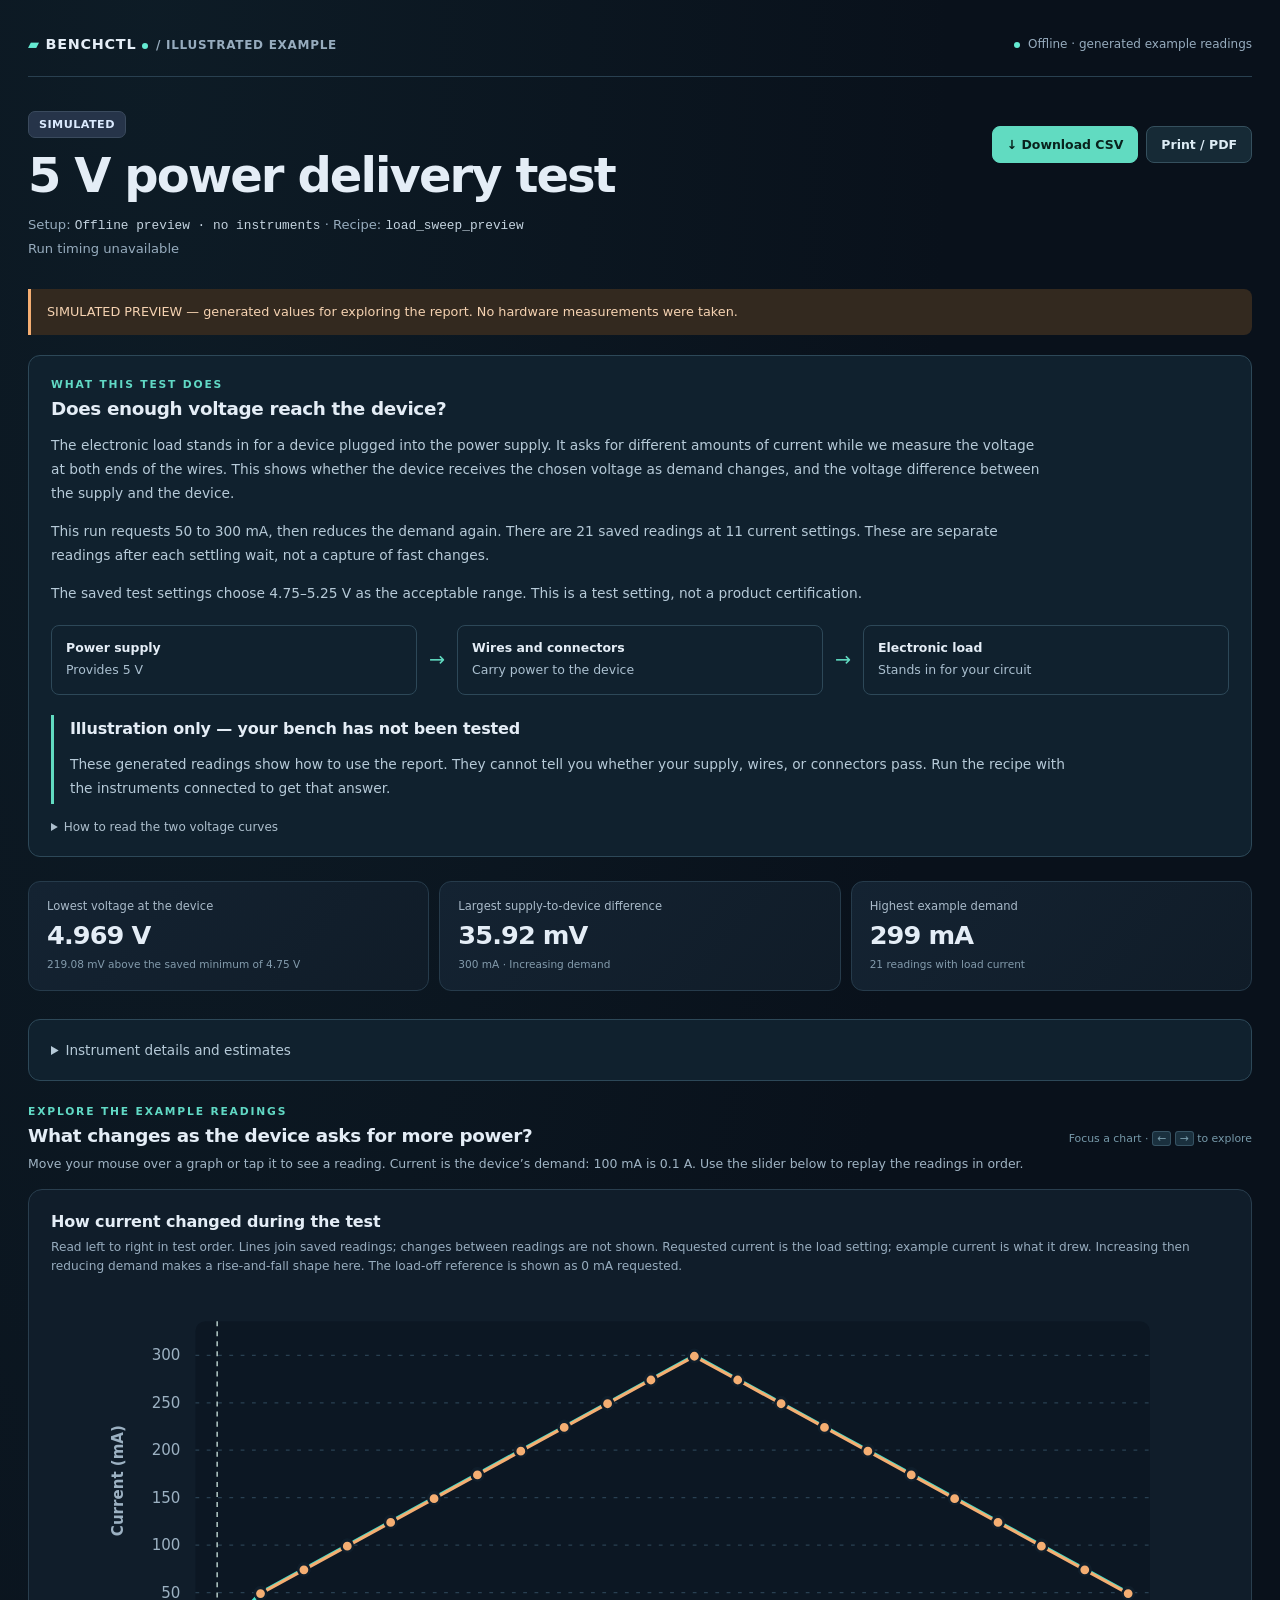
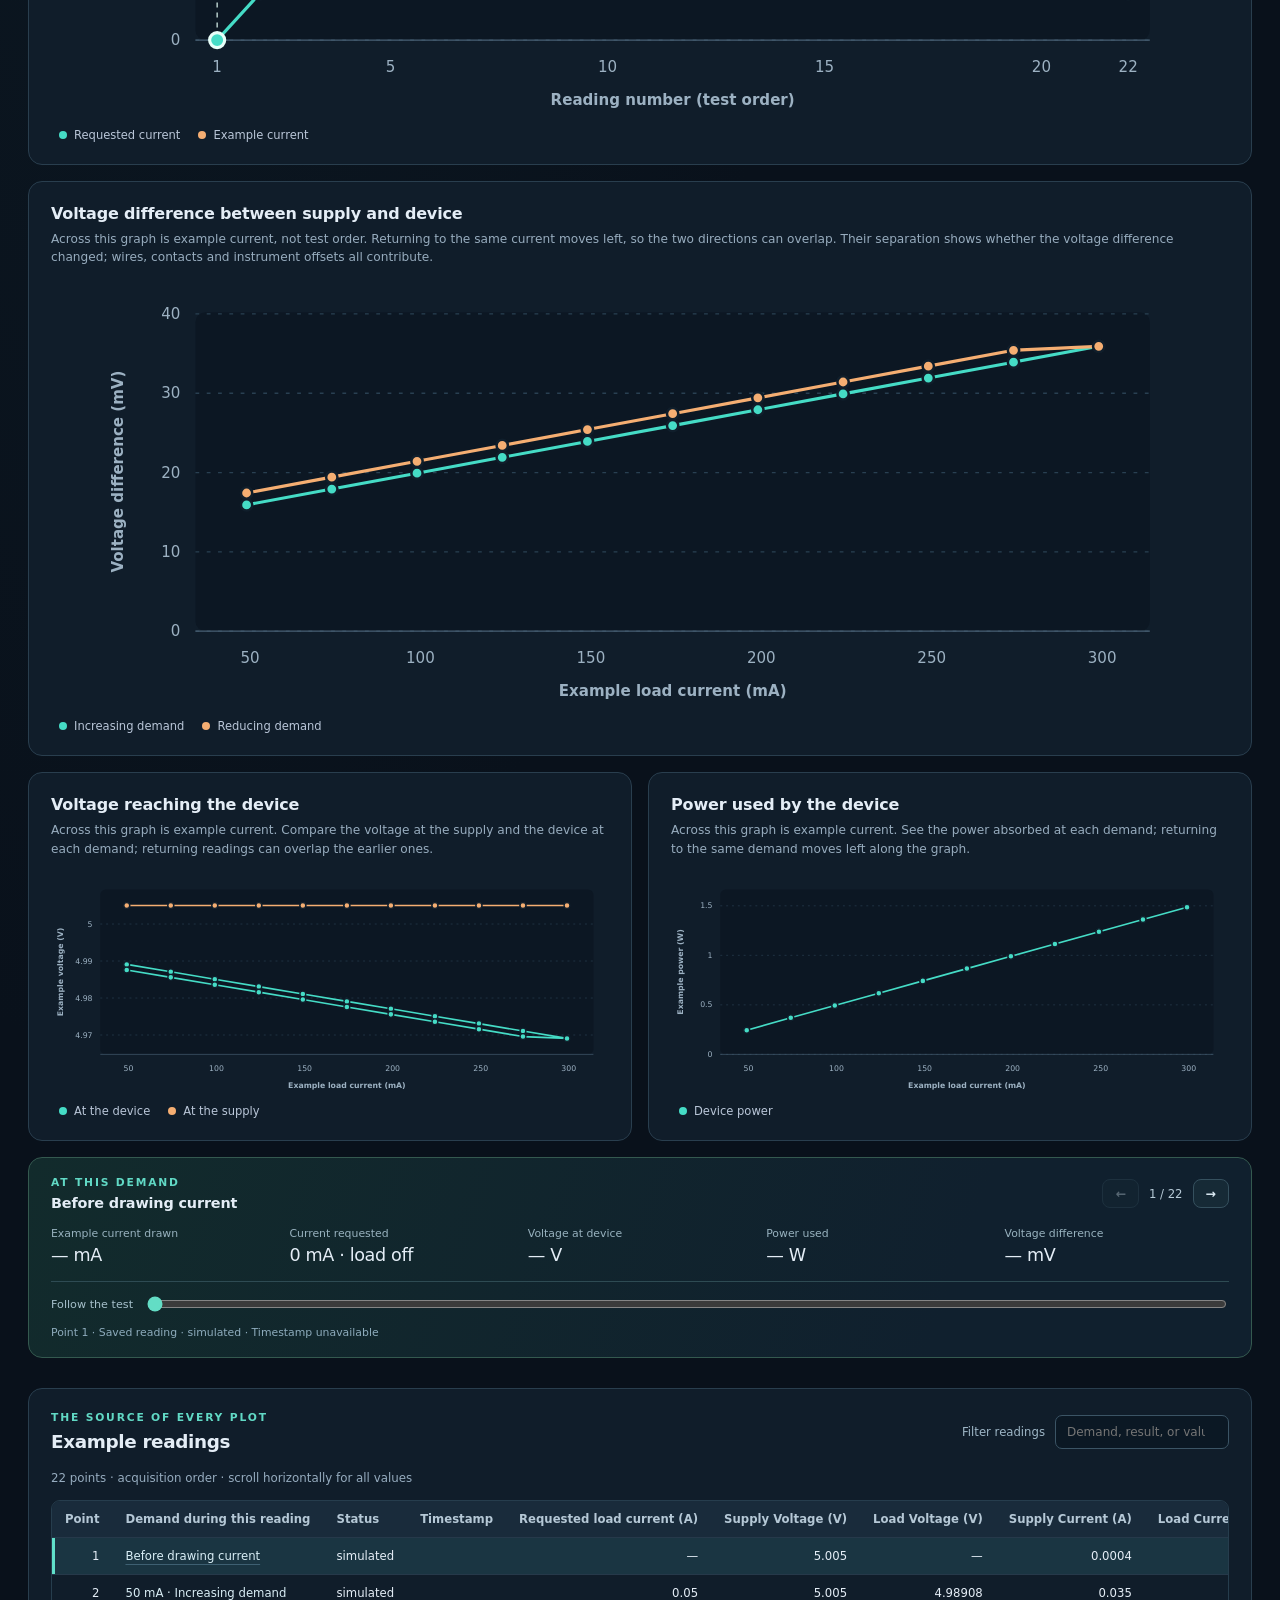
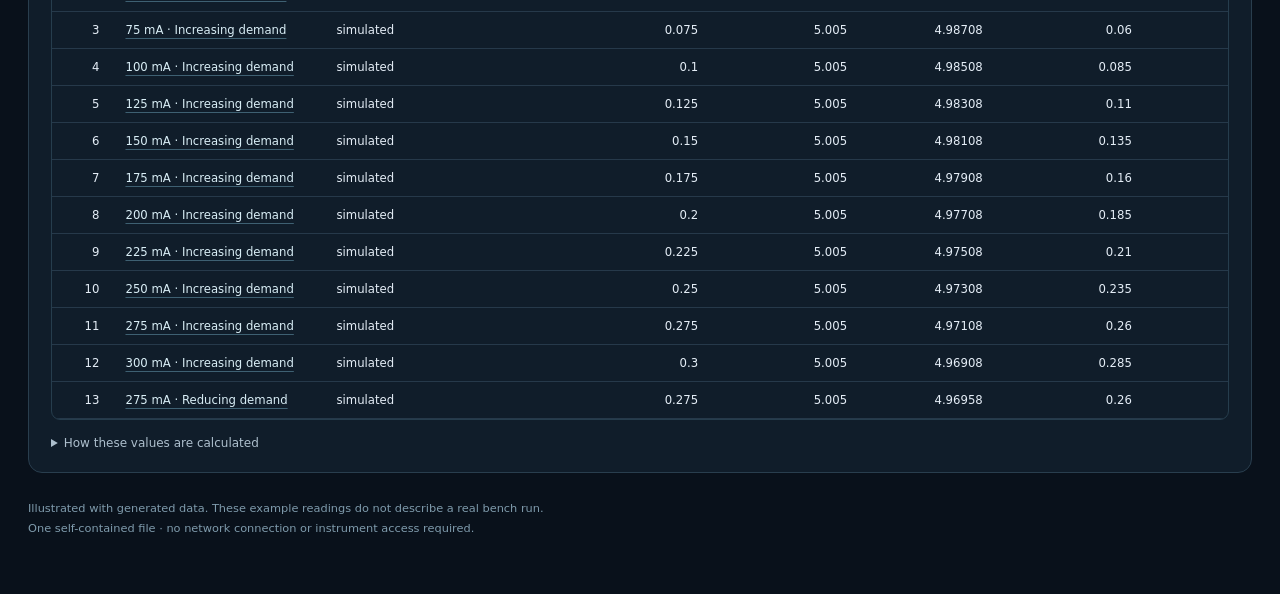
<file: 05_Data/sweep-preview.html>
<!doctype html>
<html lang="en" data-source="simulated"><head><meta charset="utf-8">
<meta name="viewport" content="width=device-width, initial-scale=1">
<meta http-equiv="Content-Security-Policy" content="default-src 'none'; script-src 'sha256-CjVftAsAMZnA70prini9b2Xjr4UAQ8Cky+0X2/qRoZc='; style-src 'unsafe-inline'; base-uri 'none'; form-action 'none'">
<title>5 V power delivery test · Bench report</title><style>
.mobile-axes {
  display:none
}
:root {
  color-scheme:dark;
  font-family:Inter,ui-sans-serif,system-ui,-apple-system,Segoe UI,sans-serif;
  background:#09111b;
  color:#e4edf6;
  font-synthesis:none
}
* {
  box-sizing:border-box
}
body {
  margin:0;
  background:radial-gradient(ellipse at 12% 0%,#16313c55,transparent 50%)
}
[hidden] {
  display:none!important
}
a {
  color:#60e0ca;
  text-underline-offset:4px
}
button,input {
  font:inherit
}
button,a,input,svg,summary {
  -webkit-tap-highlight-color:transparent
}
button {
  cursor:pointer
}
button:disabled {
  opacity:.35;
  cursor:default
}
button:focus-visible,a:focus-visible,input:focus-visible,summary:focus-visible,svg:focus-visible,.table-scroll:focus-visible {
  outline:2px solid #64ead2;
  outline-offset:4px
}
.shell {
  max-width:1280px;
  margin:auto;
  padding:36px 28px 56px
}
.topline,.header-main,.section-heading,.inspection-head,.point-nav {
  display:flex;
  align-items:center;
  justify-content:space-between;
  gap:20px
}
.topline {
  padding-bottom:24px;
  border-bottom:1px solid #294050
}
.brand {
  font-size:.9rem;
  font-weight:750;
  letter-spacing:.05em
}
.brand b {
  color:#64ead2
}
.offline {
  color:#97acbe;
  font-size:.75rem
}
.offline:before {
  content:'';
  display:inline-block;
  width:6px;
  height:6px;
  margin-right:8px;
  border-radius:100%;
  background:#64ead2
}
.header-main {
  padding:34px 0 28px;
  align-items:flex-start
}
.eyebrow {
  color:#61d9c5;
  font-size:.67rem;
  letter-spacing:.17em;
  text-transform:uppercase;
  font-weight:750
}
h1 {
  font-size:clamp(1.85rem,4vw,3rem);
  letter-spacing:-.04em;
  margin:10px 0;
  line-height:1.15;
  overflow-wrap:anywhere
}
h2 {
  font-size:1.15rem;
  letter-spacing:-.02em;
  margin:7px 0 0
}
h3 {
  font-size:1rem;
  margin:0;
  letter-spacing:-.01em
}
.meta {
  color:#97acbe;
  font-size:.82rem;
  line-height:1.8
}
.meta code {
  font-size:.8rem;
  color:#c4d3df;
  overflow-wrap:anywhere
}
.badge {
  display:inline-flex;
  align-items:center;
  padding:6px 10px;
  border:1px solid #3a4a5d;
  border-radius:7px;
  background:#263449;
  color:#dbeafe;
  font-size:.7rem;
  font-weight:750;
  letter-spacing:.04em
}
.badge.pass {
  background:#14362e;
  color:#6fe4c8;
  border-color:#285848
}
.badge.fail {
  background:#4b232e;
  color:#fda4af;
  border-color:#774251
}
.header-actions {
  display:flex;
  gap:8px;
  padding-top:15px;
  flex-shrink:0
}
.button {
  border:1px solid #35505e;
  border-radius:8px;
  background:#162a36;
  color:#ddecf5;
  padding:10px 14px;
  text-decoration:none;
  font-weight:650;
  font-size:.78rem;
  white-space:nowrap
}
.button:hover {
  background:#234251;
  border-color:#568a96
}
.button.primary {
  background:#61dbc1;
  color:#09221d;
  border-color:#61dbc1
}
.button.primary:hover {
  background:#8becd6
}
.metrics {
  display:grid;
  grid-template-columns:repeat(auto-fit,minmax(195px,1fr));
  gap:10px;
  margin:0 0 28px
}
.metric {
  padding:17px 18px;
  border:1px solid #263b4b;
  border-radius:12px;
  background:linear-gradient(130deg,#142332,#101c28)
}
.metric-label {
  color:#a9bac9;
  font-size:.72rem
}
.metric-value {
  font-size:1.6rem;
  font-weight:680;
  letter-spacing:-.035em;
  margin:7px 0;
  font-variant-numeric:tabular-nums
}
.metric-detail {
  color:#839bac;
  font-size:.66rem;
  line-height:1.5
}
.section-heading {
  margin:0 0 16px
}
.section-copy {
  color:#a0b4c4;
  font-size:.78rem;
  line-height:1.6;
  margin:8px 0 0
}
.charts {
  display:grid;
  grid-template-columns:minmax(0,1fr) minmax(0,1fr);
  gap:16px
}
.chart-card,.data-card,.inspector {
  background:#101d2a;
  border:1px solid #293e4e;
  border-radius:14px
}
.chart-card {
  padding:22px;
  min-width:0
}
.chart-card.featured {
  grid-column:1/-1
}
.chart-heading p {
  color:#97acbe;
  font-size:.76rem;
  margin:7px 0 16px;
  line-height:1.5
}
.chart-card svg {
  display:block;
  width:100%;
  height:auto;
  overflow:visible;
  border-radius:8px;
  touch-action:pan-y
}
.plot-wrap {
  position:relative
}
.plot-surface {
  fill:#0c1723
}
.grid {
  stroke:#294052;
  stroke-dasharray:3 6
}
.axis {
  stroke:#486075
}
.tick,.axis-label {
  fill:#9cb1c2;
  font:12px system-ui,sans-serif
}
.axis-label {
  font-weight:550
}
.cursor-line {
  stroke:#d4ede7;
  stroke-width:1;
  stroke-dasharray:4 4;
  pointer-events:none
}
.data-point {
  transition:r .08s
}
.data-point.is-active {
  r:6;
  stroke:#e8fff9;
  stroke-width:2.5
}
.legend {
  display:flex;
  gap:18px;
  flex-wrap:wrap;
  margin:10px 0 0 8px;
  color:#b9c6d8;
  font-size:.72rem
}
.legend-item {
  display:inline-flex;
  align-items:center;
  gap:7px
}
.legend i {
  width:8px;
  height:8px;
  border-radius:50%;
  display:inline-block
}
.plot-tooltip {
  position:absolute;
  z-index:4;
  pointer-events:none;
  background:#193143f5;
  color:#edf7fe;
  backdrop-filter:blur(8px);
  border:1px solid #628291;
  border-radius:10px;
  padding:11px 13px;
  font-size:.72rem;
  box-shadow:0 12px 32px #0007;
  min-width:185px;
  max-width:min(285px,95%);
  line-height:1.65
}
.tip-title {
  font-weight:750;
  color:#77e6cf;
  margin-bottom:4px;
  overflow-wrap:anywhere
}
.tip-row {
  display:flex;
  justify-content:space-between;
  gap:20px
}
.tip-row span:first-child {
  color:#acbfce
}
.tip-row span:last-child {
  font-variant-numeric:tabular-nums;
  font-weight:600
}
.inspector {
  margin:16px 0 30px;
  padding:18px 22px;
  border-color:#34594f;
  background:linear-gradient(110deg,#122b2c,#10202e 75%)
}
.inspection-head {
  margin-bottom:15px
}
.selected-title {
  font-size:.9rem;
  margin:6px 0 0;
  overflow-wrap:anywhere
}
.point-nav {
  gap:10px;
  color:#b7cbd8;
  font-size:.73rem
}
.point-nav .button {
  padding:6px 12px
}
.selected-grid {
  display:grid;
  grid-template-columns:repeat(5,minmax(0,1fr));
  gap:14px
}
.selected-grid dt {
  color:#98b2bf;
  font-size:.68rem;
  margin-bottom:5px
}
.selected-grid dd {
  font-size:1.1rem;
  font-variant-numeric:tabular-nums;
  margin:0;
  letter-spacing:-.02em
}
.point-scrubber {
  display:flex;
  align-items:center;
  gap:12px;
  margin-top:15px;
  padding-top:12px;
  border-top:1px solid #2e4b53
}
.point-scrubber label {
  color:#a6c0cb;
  font-size:.7rem;
  flex-shrink:0
}
input[type=range] {
  width:100%;
  accent-color:#63ddc5;
  cursor:pointer
}
.selected-meta {
  font-size:.68rem;
  color:#8eacbd;
  margin:12px 0 0
}
.data-card {
  padding:22px;
  margin-top:20px
}
.search-label {
  display:flex;
  gap:10px;
  align-items:center;
  color:#9eb6c6;
  font-size:.73rem
}
.search-label input {
  min-width:160px;
  max-width:240px;
  background:#0b1824;
  border:1px solid #3b5465;
  color:#e6f0f8;
  border-radius:7px;
  padding:9px 11px;
  font-size:.75rem
}
.table-scroll {
  overflow:auto;
  max-height:520px;
  border:1px solid #263d4d;
  border-radius:9px;
  scrollbar-color:#4e6878 #101d2a
}
table {
  width:100%;
  border-collapse:separate;
  border-spacing:0;
  white-space:nowrap;
  font-variant-numeric:tabular-nums
}
th,td {
  text-align:right;
  padding:11px 13px;
  border-bottom:1px solid #26394a;
  font-size:.73rem
}
th {
  position:sticky;
  top:0;
  z-index:1;
  background:#192b3b;
  color:#b5c8d6;
  font-weight:600
}
td:nth-child(2),th:nth-child(2),td:nth-child(3),th:nth-child(3),td:nth-child(4),th:nth-child(4) {
  text-align:left
}
tbody tr:hover,tbody tr.selected {
  background:#1a3542
}
tbody tr.selected td:first-child {
  box-shadow:inset 3px 0 #60e0ca
}
tbody tr.failed {
  background:#392332
}
.point-link {
  color:#d9eef6;
  background:none;
  border:0;
  padding:0;
  text-align:left;
  font-size:inherit;
  text-decoration:underline;
  text-decoration-color:#3e6072;
  text-underline-offset:4px
}
.note,.empty {
  color:#96acbf;
  font-size:.74rem;
  line-height:1.7
}
.method {
  margin-top:16px
}
.method summary {
  cursor:pointer;
  color:#adbfcd;
  font-size:.75rem
}
.method .note {
  max-width:960px
}
.purpose-card,.technical-card {
  border:1px solid #2d4858;
  border-radius:12px;
  padding:22px;
  margin-bottom:24px;
  background:#10212e
}
.purpose-card p {
  color:#b6cad8;
  line-height:1.75;
  font-size:.86rem;
  max-width:1000px
}
.bench-flow {
  display:flex;
  align-items:center;
  gap:12px;
  margin:20px 0;
  font-size:.78rem
}
.bench-flow div {
  border:1px solid #2d4858;
  border-radius:8px;
  padding:14px;
  flex:1
}
.bench-flow b,.bench-flow div span {
  display:block
}
.bench-flow div span {
  color:#abc0d0;
  line-height:1.5;
  margin-top:6px
}
.flow-arrow {
  color:#61dbc1;
  font-size:1.2rem
}
.conclusion {
  border-left:3px solid #61dbc1;
  padding:4px 0 4px 16px;
  margin-top:20px
}
.conclusion p {
  margin-bottom:0
}
.technical-card summary {
  cursor:pointer;
  color:#b6cad8;
  font-size:.85rem
}
.technical-card .metrics {
  margin:16px 0 0
}
.notices {
  border-left:3px solid #f5ae72;
  padding:6px 16px;
  margin:0 0 20px;
  background:#33291f;
  color:#f6d3b2;
  border-radius:0 8px 8px 0;
  font-size:.8rem;
  line-height:1.6
}
.notices p {
  margin:7px 0
}
footer {
  color:#7f9bac;
  font-size:.71rem;
  margin-top:26px;
  line-height:1.7
}
.sr-only {
  position:absolute;
  width:1px;
  height:1px;
  overflow:hidden;
  clip:rect(0,0,0,0);
  white-space:nowrap
}
.keyboard-hint {
  color:#779aaa;
  font-size:.68rem
}
kbd {
  font:inherit;
  background:#1a303e;
  border:1px solid #375363;
  border-radius:3px;
  padding:0 4px
}
noscript p {
  background:#203444;
  padding:12px;
  border-radius:8px;
  color:#cbdde8;
  font-size:.8rem
}
@media(min-width:1000px) {
  .featured .plot-wrap {
    max-width:1080px;
    margin:auto
  }
  .metrics .metric:nth-child(n+6) {
    padding:13px 18px
  }
  .metrics .metric:nth-child(n+6) .metric-value {
    font-size:1.3rem
  }
}
@media(max-width:760px) {
  .bench-flow {
    display:grid;
    gap:4px
  }
  .flow-arrow {
    transform:rotate(90deg);
    text-align:center
  }
  .shell {
    padding:22px 16px 36px
  }
  .header-main {
    display:block;
    padding:25px 0
  }
  .header-actions {
    padding-top:18px
  }
  .charts {
    grid-template-columns:minmax(0,1fr)
  }
  .chart-card {
    padding:16px 10px
  }
  .chart-heading,.legend {
    padding-left:8px
  }
  .selected-grid {
    grid-template-columns:repeat(3,minmax(0,1fr));
    row-gap:20px
  }
  .section-heading {
    align-items:flex-start;
    flex-wrap:wrap
  }
  .inspector,.data-card {
    padding:17px 14px
  }
  .inspection-head {
    gap:12px
  }
  .point-nav {
    gap:5px
  }
  .point-nav .button {
    padding:6px 9px
  }
  .metrics {
    grid-template-columns:repeat(2,minmax(0,1fr));
    gap:8px
  }
  .metric {
    padding:14px
  }
  .metric-value {
    font-size:1.45rem
  }
  .search-label {
    width:100%;
    justify-content:space-between
  }
  .search-label input {
    max-width:none;
    flex:1
  }
  .offline {
    font-size:.65rem
  }
  .keyboard-hint {
    display:none
  }
}
@media(prefers-reduced-motion:reduce) {
  * {
    transition:none!important
  }
}
@media(max-width:760px) {
  svg.interactive-chart {
    width:calc(100% - 16px);
    margin:0 8px;
    border-radius:0
  }
  .interactive-chart .tick {
    font-size:24px
  }
  .interactive-chart .axis-label {
    display:none
  }
  .mobile-axes {
    display:flex;
    gap:4px 14px;
    flex-wrap:wrap;
    color:#b1c5d3;
    font-size:.7rem;
    line-height:1.6;
    margin:0 0 12px
  }
}
@media print {
  :root {
    color-scheme:light;
    background:white;
    color:#102330
  }
  body {
    background:white
  }
  .shell {
    max-width:none;
    padding:0
  }
  .button,.plot-tooltip,.point-nav,.point-scrubber,.search-label,.keyboard-hint,.inspector {
    display:none!important
  }
  .metric,.chart-card,.data-card {
    background:white;
    border-color:#b7c4ce;
    break-inside:avoid
  }
  .metric-label,.metric-detail,.meta,.note,footer,.chart-heading p,.section-copy {
    color:#476071
  }
  .chart-card {
    padding:12px
  }
  .plot-surface {
    fill:#f0f5f8
  }
  .tick,.axis-label {
    fill:#375367
  }
  .grid {
    stroke:#c9d5de
  }
  .table-scroll {
    max-height:none;
    overflow:visible
  }
  th,td {
    font-size:6pt;
    padding:5px 3px
  }
  th {
    position:static;
    background:#edf3f6;
    color:#253f50
  }
  .point-link {
    color:#253f50
  }
  table {
    white-space:normal
  }
  .topline {
    padding-bottom:12px
  }
  .header-main {
    padding:18px 0
  }
  .metrics {
    gap:7px
  }
  .metric {
    padding:10px
  }
  .metric-value {
    font-size:1.15rem
  }
  .data-card {
    padding:10px
  }
  .legend {
    color:#375367
  }
}
</style></head>
<body><main class="shell">
<header><div class="topline"><div class="brand"><b>▰</b> BENCHCTL <span class="offline">/ ILLUSTRATED EXAMPLE</span></div><div class="offline">Offline · generated example readings</div></div>
<div class="header-main"><div><span class="badge neutral">SIMULATED</span><h1>5 V power delivery test</h1>
<div class="meta">Setup: <code>Offline preview · no instruments</code> · Recipe: <code>load_sweep_preview</code><br>Run timing unavailable</div></div>
<div class="header-actions"><a class="button primary" id="download-csv" download="example-readings.csv" href="[data-uri]">↓ Download CSV</a><button class="button" type="button" id="print-report" hidden>Print / PDF</button></div></div></header>
<div class="notices" role="note"><p>SIMULATED PREVIEW — generated values for exploring the report. No hardware measurements were taken.</p></div><section class="purpose-card" aria-label="Test purpose and result"><div class="eyebrow">What this test does</div><h2>Does enough voltage reach the device?</h2><p>The electronic load stands in for a device plugged into the power supply. It asks for different amounts of current while we measure the voltage at both ends of the wires. This shows whether the device receives the chosen voltage as demand changes, and the voltage difference between the supply and the device.</p><p>This run requests 50 to 300 mA, then reduces the demand again. There are 21 saved readings at 11 current settings. These are separate readings after each settling wait, not a capture of fast changes.</p><p>The saved test settings choose 4.75–5.25 V as the acceptable range. This is a test setting, not a product certification.</p><div class="bench-flow" role="group" aria-label="Power supply connected through wires to the electronic load"><div><b>Power supply</b><span>Provides 5 V</span></div><span class="flow-arrow" aria-hidden="true">→</span><div><b>Wires and connectors</b><span>Carry power to the device</span></div><span class="flow-arrow" aria-hidden="true">→</span><div><b>Electronic load</b><span>Stands in for your circuit</span></div></div><div class="conclusion"><h3>Illustration only — your bench has not been tested</h3><p>These generated readings show how to use the report. They cannot tell you whether your supply, wires, or connectors pass. Run the recipe with the instruments connected to get that answer.</p></div><details class="method"><summary>How to read the two voltage curves</summary><p class="note">If both voltages fall together, inspect the supply settings and current limit. If the supply stays steady while the device voltage falls, inspect the wires and connections. The difference includes instrument offsets and sequential reading effects; it cannot identify a bad component on its own.</p></details></section><section class="metrics" aria-label="Run highlights"><div class="metric"><div class="metric-label">Lowest voltage at the device</div><div class="metric-value">4.969 V</div><div class="metric-detail">219.08 mV above the saved minimum of 4.75 V</div></div><div class="metric"><div class="metric-label">Largest supply-to-device difference</div><div class="metric-value">35.92 mV</div><div class="metric-detail">300 mA · Increasing demand</div></div><div class="metric"><div class="metric-label">Highest example demand</div><div class="metric-value">299 mA</div><div class="metric-detail">21 readings with load current</div></div></section><details class="technical-card"><summary>Instrument details and estimates</summary><p class="note">These secondary readings help investigate differences. Sequential readings, instrument offsets, contacts, and remote sensing affect the estimates.</p><div class="metrics"><div class="metric"><div class="metric-label">Peak load power</div><div class="metric-value">1.486 W</div><div class="metric-detail">Example at the electronic load</div></div><div class="metric"><div class="metric-label">Estimated lead resistance</div><div class="metric-value">120.1 mΩ</div><div class="metric-detail">Apparent value at highest example current</div></div><div class="metric"><div class="metric-label">Largest current error</div><div class="metric-value">2 %</div><div class="metric-detail">50 mA · Reducing demand</div></div><div class="metric"><div class="metric-label">Largest instrument current gap</div><div class="metric-value">14 mA</div><div class="metric-detail">200 mA · Reducing demand</div></div><div class="metric"><div class="metric-label">No-load supply voltage</div><div class="metric-value">5.005 V</div><div class="metric-detail">Example baseline</div></div><div class="metric"><div class="metric-label">Supply droop</div><div class="metric-value">0 %</div><div class="metric-detail">At highest example load current</div></div></div></details>
<div class="section-heading"><div><div class="eyebrow">Explore the example readings</div><h2>What changes as the device asks for more power?</h2><p class="section-copy" id="chart-help">Move your mouse over a graph or tap it to see a reading. Current is the device’s demand: 100 mA is 0.1 A. Use the slider below to replay the readings in order.</p></div><span class="keyboard-hint">Focus a chart · <kbd>←</kbd> <kbd>→</kbd> to explore</span></div>
<noscript><p>These plots and readings work offline. Enable JavaScript for hover, touch, and keyboard point inspection.</p></noscript>
<section class="charts" aria-label="Reading plots"><section class="chart-card featured" id="demand-chart" data-unit="mA"><div class="chart-heading"><h3 id="demand-chart-title">How current changed during the test</h3><p>Read left to right in test order. Lines join saved readings; changes between readings are not shown. Requested current is the load setting; example current is what it drew. Increasing then reducing demand makes a rise-and-fall shape here. The load-off reference is shown as 0 mA requested.</p><div class="mobile-axes"><span>Y: Current (mA)</span><span>X: Reading number (test order)</span></div></div><div class="plot-wrap"><svg class="interactive-chart" viewBox="0 0 860 340" role="img" aria-labelledby="demand-chart-title" aria-describedby="chart-help" tabindex="0" data-left="76" data-right="836" data-top="24" data-bottom="278"><rect class="plot-surface" x="76" y="24" width="760" height="254" rx="8"/><line class="grid" x1="76" y1="278.00" x2="836" y2="278.00"/><text class="tick" x="64" y="282.00" text-anchor="end">0</text><line class="grid" x1="76" y1="240.20" x2="836" y2="240.20"/><text class="tick" x="64" y="244.20" text-anchor="end">50</text><line class="grid" x1="76" y1="202.40" x2="836" y2="202.40"/><text class="tick" x="64" y="206.40" text-anchor="end">100</text><line class="grid" x1="76" y1="164.61" x2="836" y2="164.61"/><text class="tick" x="64" y="168.61" text-anchor="end">150</text><line class="grid" x1="76" y1="126.81" x2="836" y2="126.81"/><text class="tick" x="64" y="130.81" text-anchor="end">200</text><line class="grid" x1="76" y1="89.01" x2="836" y2="89.01"/><text class="tick" x="64" y="93.01" text-anchor="end">250</text><line class="grid" x1="76" y1="51.21" x2="836" y2="51.21"/><text class="tick" x="64" y="55.21" text-anchor="end">300</text><text class="tick x-tick" data-tick="1" x="93.27" y="303" text-anchor="middle">1</text><text class="tick x-tick" data-tick="5.0" x="231.45" y="303" text-anchor="middle">5</text><text class="tick x-tick" data-tick="10.0" x="404.18" y="303" text-anchor="middle">10</text><text class="tick x-tick" data-tick="15.0" x="576.91" y="303" text-anchor="middle">15</text><text class="tick x-tick" data-tick="20.0" x="749.64" y="303" text-anchor="middle">20</text><text class="tick x-tick" data-tick="22" x="818.73" y="303" text-anchor="middle">22</text><line class="axis" x1="76" y1="278" x2="836" y2="278"/><text class="axis-label" x="456.00" y="330" text-anchor="middle">Reading number (test order)</text><text class="axis-label" x="18" y="151.00" text-anchor="middle" transform="rotate(-90 18 151.00)">Current (mA)</text><line class="cursor-line" x1="0" x2="0" y1="24" y2="278" visibility="hidden"/><polyline points="93.273,278.000 127.818,240.202 162.364,221.304 196.909,202.405 231.455,183.506 266.000,164.607 300.545,145.708 335.091,126.810 369.636,107.911 404.182,89.012 438.727,70.113 473.273,51.214 507.818,70.113 542.364,89.012 576.909,107.911 611.455,126.810 646.000,145.708 680.545,164.607 715.091,183.506 749.636,202.405 784.182,221.304 818.727,240.202" fill="none" stroke="#45dcc6" stroke-width="2.5" stroke-linejoin="round"/><circle class="data-point" data-sample="0" data-series="Requested current" data-value="0.0" data-x="1" cx="93.273" cy="278.000" r="4.5" fill="#45dcc6" stroke="#101e2b" stroke-width="2"><title>Reading 1 · Requested current: 0 mA at reading 1 · Load switched off; 0 mA commanded, not an assumed measurement</title></circle><circle class="data-point" data-sample="1" data-series="Requested current" data-value="50.0" data-x="2" cx="127.818" cy="240.202" r="4.5" fill="#45dcc6" stroke="#101e2b" stroke-width="2"><title>Reading 2 · Requested current: 50 mA at reading 2</title></circle><circle class="data-point" data-sample="2" data-series="Requested current" data-value="75.0" data-x="3" cx="162.364" cy="221.304" r="4.5" fill="#45dcc6" stroke="#101e2b" stroke-width="2"><title>Reading 3 · Requested current: 75 mA at reading 3</title></circle><circle class="data-point" data-sample="3" data-series="Requested current" data-value="100.0" data-x="4" cx="196.909" cy="202.405" r="4.5" fill="#45dcc6" stroke="#101e2b" stroke-width="2"><title>Reading 4 · Requested current: 100 mA at reading 4</title></circle><circle class="data-point" data-sample="4" data-series="Requested current" data-value="125.0" data-x="5" cx="231.455" cy="183.506" r="4.5" fill="#45dcc6" stroke="#101e2b" stroke-width="2"><title>Reading 5 · Requested current: 125 mA at reading 5</title></circle><circle class="data-point" data-sample="5" data-series="Requested current" data-value="150.0" data-x="6" cx="266.000" cy="164.607" r="4.5" fill="#45dcc6" stroke="#101e2b" stroke-width="2"><title>Reading 6 · Requested current: 150 mA at reading 6</title></circle><circle class="data-point" data-sample="6" data-series="Requested current" data-value="175.0" data-x="7" cx="300.545" cy="145.708" r="4.5" fill="#45dcc6" stroke="#101e2b" stroke-width="2"><title>Reading 7 · Requested current: 175 mA at reading 7</title></circle><circle class="data-point" data-sample="7" data-series="Requested current" data-value="200.0" data-x="8" cx="335.091" cy="126.810" r="4.5" fill="#45dcc6" stroke="#101e2b" stroke-width="2"><title>Reading 8 · Requested current: 200 mA at reading 8</title></circle><circle class="data-point" data-sample="8" data-series="Requested current" data-value="225.0" data-x="9" cx="369.636" cy="107.911" r="4.5" fill="#45dcc6" stroke="#101e2b" stroke-width="2"><title>Reading 9 · Requested current: 225 mA at reading 9</title></circle><circle class="data-point" data-sample="9" data-series="Requested current" data-value="250.0" data-x="10" cx="404.182" cy="89.012" r="4.5" fill="#45dcc6" stroke="#101e2b" stroke-width="2"><title>Reading 10 · Requested current: 250 mA at reading 10</title></circle><circle class="data-point" data-sample="10" data-series="Requested current" data-value="275.0" data-x="11" cx="438.727" cy="70.113" r="4.5" fill="#45dcc6" stroke="#101e2b" stroke-width="2"><title>Reading 11 · Requested current: 275 mA at reading 11</title></circle><circle class="data-point" data-sample="11" data-series="Requested current" data-value="300.0" data-x="12" cx="473.273" cy="51.214" r="4.5" fill="#45dcc6" stroke="#101e2b" stroke-width="2"><title>Reading 12 · Requested current: 300 mA at reading 12</title></circle><circle class="data-point" data-sample="12" data-series="Requested current" data-value="275.0" data-x="13" cx="507.818" cy="70.113" r="4.5" fill="#45dcc6" stroke="#101e2b" stroke-width="2"><title>Reading 13 · Requested current: 275 mA at reading 13</title></circle><circle class="data-point" data-sample="13" data-series="Requested current" data-value="250.0" data-x="14" cx="542.364" cy="89.012" r="4.5" fill="#45dcc6" stroke="#101e2b" stroke-width="2"><title>Reading 14 · Requested current: 250 mA at reading 14</title></circle><circle class="data-point" data-sample="14" data-series="Requested current" data-value="225.0" data-x="15" cx="576.909" cy="107.911" r="4.5" fill="#45dcc6" stroke="#101e2b" stroke-width="2"><title>Reading 15 · Requested current: 225 mA at reading 15</title></circle><circle class="data-point" data-sample="15" data-series="Requested current" data-value="200.0" data-x="16" cx="611.455" cy="126.810" r="4.5" fill="#45dcc6" stroke="#101e2b" stroke-width="2"><title>Reading 16 · Requested current: 200 mA at reading 16</title></circle><circle class="data-point" data-sample="16" data-series="Requested current" data-value="175.0" data-x="17" cx="646.000" cy="145.708" r="4.5" fill="#45dcc6" stroke="#101e2b" stroke-width="2"><title>Reading 17 · Requested current: 175 mA at reading 17</title></circle><circle class="data-point" data-sample="17" data-series="Requested current" data-value="150.0" data-x="18" cx="680.545" cy="164.607" r="4.5" fill="#45dcc6" stroke="#101e2b" stroke-width="2"><title>Reading 18 · Requested current: 150 mA at reading 18</title></circle><circle class="data-point" data-sample="18" data-series="Requested current" data-value="125.0" data-x="19" cx="715.091" cy="183.506" r="4.5" fill="#45dcc6" stroke="#101e2b" stroke-width="2"><title>Reading 19 · Requested current: 125 mA at reading 19</title></circle><circle class="data-point" data-sample="19" data-series="Requested current" data-value="100.0" data-x="20" cx="749.636" cy="202.405" r="4.5" fill="#45dcc6" stroke="#101e2b" stroke-width="2"><title>Reading 20 · Requested current: 100 mA at reading 20</title></circle><circle class="data-point" data-sample="20" data-series="Requested current" data-value="75.0" data-x="21" cx="784.182" cy="221.304" r="4.5" fill="#45dcc6" stroke="#101e2b" stroke-width="2"><title>Reading 21 · Requested current: 75 mA at reading 21</title></circle><circle class="data-point" data-sample="21" data-series="Requested current" data-value="50.0" data-x="22" cx="818.727" cy="240.202" r="4.5" fill="#45dcc6" stroke="#101e2b" stroke-width="2"><title>Reading 22 · Requested current: 50 mA at reading 22</title></circle><polyline points="127.818,240.958 162.364,222.060 196.909,203.161 231.455,184.262 266.000,165.363 300.545,146.464 335.091,127.565 369.636,108.667 404.182,89.768 438.727,70.869 473.273,51.970 507.818,70.869 542.364,89.768 576.909,108.667 611.455,127.565 646.000,146.464 680.545,165.363 715.091,184.262 749.636,203.161 784.182,222.060 818.727,240.958" fill="none" stroke="#f5ae72" stroke-width="2.5" stroke-linejoin="round"/><circle class="data-point" data-sample="1" data-series="Example current" data-value="49.0" data-x="2" cx="127.818" cy="240.958" r="4.5" fill="#f5ae72" stroke="#101e2b" stroke-width="2"><title>Reading 2 · Example current: 49 mA at reading 2</title></circle><circle class="data-point" data-sample="2" data-series="Example current" data-value="74.0" data-x="3" cx="162.364" cy="222.060" r="4.5" fill="#f5ae72" stroke="#101e2b" stroke-width="2"><title>Reading 3 · Example current: 74 mA at reading 3</title></circle><circle class="data-point" data-sample="3" data-series="Example current" data-value="99.0" data-x="4" cx="196.909" cy="203.161" r="4.5" fill="#f5ae72" stroke="#101e2b" stroke-width="2"><title>Reading 4 · Example current: 99 mA at reading 4</title></circle><circle class="data-point" data-sample="4" data-series="Example current" data-value="124.0" data-x="5" cx="231.455" cy="184.262" r="4.5" fill="#f5ae72" stroke="#101e2b" stroke-width="2"><title>Reading 5 · Example current: 124 mA at reading 5</title></circle><circle class="data-point" data-sample="5" data-series="Example current" data-value="149.0" data-x="6" cx="266.000" cy="165.363" r="4.5" fill="#f5ae72" stroke="#101e2b" stroke-width="2"><title>Reading 6 · Example current: 149 mA at reading 6</title></circle><circle class="data-point" data-sample="6" data-series="Example current" data-value="174.0" data-x="7" cx="300.545" cy="146.464" r="4.5" fill="#f5ae72" stroke="#101e2b" stroke-width="2"><title>Reading 7 · Example current: 174 mA at reading 7</title></circle><circle class="data-point" data-sample="7" data-series="Example current" data-value="199.0" data-x="8" cx="335.091" cy="127.565" r="4.5" fill="#f5ae72" stroke="#101e2b" stroke-width="2"><title>Reading 8 · Example current: 199 mA at reading 8</title></circle><circle class="data-point" data-sample="8" data-series="Example current" data-value="224.0" data-x="9" cx="369.636" cy="108.667" r="4.5" fill="#f5ae72" stroke="#101e2b" stroke-width="2"><title>Reading 9 · Example current: 224 mA at reading 9</title></circle><circle class="data-point" data-sample="9" data-series="Example current" data-value="249.0" data-x="10" cx="404.182" cy="89.768" r="4.5" fill="#f5ae72" stroke="#101e2b" stroke-width="2"><title>Reading 10 · Example current: 249 mA at reading 10</title></circle><circle class="data-point" data-sample="10" data-series="Example current" data-value="274.0" data-x="11" cx="438.727" cy="70.869" r="4.5" fill="#f5ae72" stroke="#101e2b" stroke-width="2"><title>Reading 11 · Example current: 274 mA at reading 11</title></circle><circle class="data-point" data-sample="11" data-series="Example current" data-value="299.0" data-x="12" cx="473.273" cy="51.970" r="4.5" fill="#f5ae72" stroke="#101e2b" stroke-width="2"><title>Reading 12 · Example current: 299 mA at reading 12</title></circle><circle class="data-point" data-sample="12" data-series="Example current" data-value="274.0" data-x="13" cx="507.818" cy="70.869" r="4.5" fill="#f5ae72" stroke="#101e2b" stroke-width="2"><title>Reading 13 · Example current: 274 mA at reading 13</title></circle><circle class="data-point" data-sample="13" data-series="Example current" data-value="249.0" data-x="14" cx="542.364" cy="89.768" r="4.5" fill="#f5ae72" stroke="#101e2b" stroke-width="2"><title>Reading 14 · Example current: 249 mA at reading 14</title></circle><circle class="data-point" data-sample="14" data-series="Example current" data-value="224.0" data-x="15" cx="576.909" cy="108.667" r="4.5" fill="#f5ae72" stroke="#101e2b" stroke-width="2"><title>Reading 15 · Example current: 224 mA at reading 15</title></circle><circle class="data-point" data-sample="15" data-series="Example current" data-value="199.0" data-x="16" cx="611.455" cy="127.565" r="4.5" fill="#f5ae72" stroke="#101e2b" stroke-width="2"><title>Reading 16 · Example current: 199 mA at reading 16</title></circle><circle class="data-point" data-sample="16" data-series="Example current" data-value="174.0" data-x="17" cx="646.000" cy="146.464" r="4.5" fill="#f5ae72" stroke="#101e2b" stroke-width="2"><title>Reading 17 · Example current: 174 mA at reading 17</title></circle><circle class="data-point" data-sample="17" data-series="Example current" data-value="149.0" data-x="18" cx="680.545" cy="165.363" r="4.5" fill="#f5ae72" stroke="#101e2b" stroke-width="2"><title>Reading 18 · Example current: 149 mA at reading 18</title></circle><circle class="data-point" data-sample="18" data-series="Example current" data-value="124.0" data-x="19" cx="715.091" cy="184.262" r="4.5" fill="#f5ae72" stroke="#101e2b" stroke-width="2"><title>Reading 19 · Example current: 124 mA at reading 19</title></circle><circle class="data-point" data-sample="19" data-series="Example current" data-value="99.0" data-x="20" cx="749.636" cy="203.161" r="4.5" fill="#f5ae72" stroke="#101e2b" stroke-width="2"><title>Reading 20 · Example current: 99 mA at reading 20</title></circle><circle class="data-point" data-sample="20" data-series="Example current" data-value="74.0" data-x="21" cx="784.182" cy="222.060" r="4.5" fill="#f5ae72" stroke="#101e2b" stroke-width="2"><title>Reading 21 · Example current: 74 mA at reading 21</title></circle><circle class="data-point" data-sample="21" data-series="Example current" data-value="49.0" data-x="22" cx="818.727" cy="240.958" r="4.5" fill="#f5ae72" stroke="#101e2b" stroke-width="2"><title>Reading 22 · Example current: 49 mA at reading 22</title></circle></svg><div class="plot-tooltip" hidden></div></div><div class="legend"><span class="legend-item"><i style="background:#45dcc6"></i>Requested current</span><span class="legend-item"><i style="background:#f5ae72"></i>Example current</span></div></section><section class="chart-card featured" id="drop-chart" data-unit="mV"><div class="chart-heading"><h3 id="drop-chart-title">Voltage difference between supply and device</h3><p>Across this graph is example current, not test order. Returning to the same current moves left, so the two directions can overlap. Their separation shows whether the voltage difference changed; wires, contacts and instrument offsets all contribute.</p><div class="mobile-axes"><span>Y: Voltage difference (mV)</span><span>X: Example load current (mA)</span></div></div><div class="plot-wrap"><svg class="interactive-chart" viewBox="0 0 860 340" role="img" aria-labelledby="drop-chart-title" aria-describedby="chart-help" tabindex="0" data-left="76" data-right="836" data-top="24" data-bottom="278"><rect class="plot-surface" x="76" y="24" width="760" height="254" rx="8"/><line class="grid" x1="76" y1="278.00" x2="836" y2="278.00"/><text class="tick" x="64" y="282.00" text-anchor="end">0</text><line class="grid" x1="76" y1="214.86" x2="836" y2="214.86"/><text class="tick" x="64" y="218.86" text-anchor="end">10</text><line class="grid" x1="76" y1="151.73" x2="836" y2="151.73"/><text class="tick" x="64" y="155.73" text-anchor="end">20</text><line class="grid" x1="76" y1="88.59" x2="836" y2="88.59"/><text class="tick" x="64" y="92.59" text-anchor="end">30</text><line class="grid" x1="76" y1="25.45" x2="836" y2="25.45"/><text class="tick" x="64" y="29.45" text-anchor="end">40</text><text class="tick x-tick" data-tick="50.0" x="119.43" y="303" text-anchor="middle">50</text><text class="tick x-tick" data-tick="100.0" x="255.14" y="303" text-anchor="middle">100</text><text class="tick x-tick" data-tick="150.0" x="390.86" y="303" text-anchor="middle">150</text><text class="tick x-tick" data-tick="200.0" x="526.57" y="303" text-anchor="middle">200</text><text class="tick x-tick" data-tick="250.0" x="662.29" y="303" text-anchor="middle">250</text><text class="tick x-tick" data-tick="300.0" x="798.00" y="303" text-anchor="middle">300</text><line class="axis" x1="76" y1="278" x2="836" y2="278"/><text class="axis-label" x="456.00" y="330" text-anchor="middle">Example load current (mA)</text><text class="axis-label" x="18" y="151.00" text-anchor="middle" transform="rotate(-90 18 151.00)">Voltage difference (mV)</text><line class="cursor-line" x1="0" x2="0" y1="24" y2="278" visibility="hidden"/><polyline points="116.714,177.487 184.571,164.860 252.429,152.232 320.286,139.605 388.143,126.978 456.000,114.351 523.857,101.723 591.714,89.096 659.571,76.469 727.429,63.842 795.286,51.214" fill="none" stroke="#45dcc6" stroke-width="2.5" stroke-linejoin="round"/><circle class="data-point" data-sample="1" data-series="Increasing demand" data-value="15.91999999999949" data-x="49.0" cx="116.714" cy="177.487" r="4.5" fill="#45dcc6" stroke="#101e2b" stroke-width="2"><title>Reading 2 · Increasing demand: 15.92 mV at 49 mA</title></circle><circle class="data-point" data-sample="2" data-series="Increasing demand" data-value="17.920000000000158" data-x="74.0" cx="184.571" cy="164.860" r="4.5" fill="#45dcc6" stroke="#101e2b" stroke-width="2"><title>Reading 3 · Increasing demand: 17.92 mV at 74 mA</title></circle><circle class="data-point" data-sample="3" data-series="Increasing demand" data-value="19.919999999999938" data-x="99.0" cx="252.429" cy="152.232" r="4.5" fill="#45dcc6" stroke="#101e2b" stroke-width="2"><title>Reading 4 · Increasing demand: 19.92 mV at 99 mA</title></circle><circle class="data-point" data-sample="4" data-series="Increasing demand" data-value="21.919999999999717" data-x="124.0" cx="320.286" cy="139.605" r="4.5" fill="#45dcc6" stroke="#101e2b" stroke-width="2"><title>Reading 5 · Increasing demand: 21.92 mV at 124 mA</title></circle><circle class="data-point" data-sample="5" data-series="Increasing demand" data-value="23.919999999999497" data-x="149.0" cx="388.143" cy="126.978" r="4.5" fill="#45dcc6" stroke="#101e2b" stroke-width="2"><title>Reading 6 · Increasing demand: 23.92 mV at 149 mA</title></circle><circle class="data-point" data-sample="6" data-series="Increasing demand" data-value="25.920000000000165" data-x="174.0" cx="456.000" cy="114.351" r="4.5" fill="#45dcc6" stroke="#101e2b" stroke-width="2"><title>Reading 7 · Increasing demand: 25.92 mV at 174 mA</title></circle><circle class="data-point" data-sample="7" data-series="Increasing demand" data-value="27.919999999999945" data-x="199.0" cx="523.857" cy="101.723" r="4.5" fill="#45dcc6" stroke="#101e2b" stroke-width="2"><title>Reading 8 · Increasing demand: 27.92 mV at 199 mA</title></circle><circle class="data-point" data-sample="8" data-series="Increasing demand" data-value="29.919999999999725" data-x="224.0" cx="591.714" cy="89.096" r="4.5" fill="#45dcc6" stroke="#101e2b" stroke-width="2"><title>Reading 9 · Increasing demand: 29.92 mV at 224 mA</title></circle><circle class="data-point" data-sample="9" data-series="Increasing demand" data-value="31.919999999999504" data-x="249.0" cx="659.571" cy="76.469" r="4.5" fill="#45dcc6" stroke="#101e2b" stroke-width="2"><title>Reading 10 · Increasing demand: 31.92 mV at 249 mA</title></circle><circle class="data-point" data-sample="10" data-series="Increasing demand" data-value="33.92000000000017" data-x="274.0" cx="727.429" cy="63.842" r="4.5" fill="#45dcc6" stroke="#101e2b" stroke-width="2"><title>Reading 11 · Increasing demand: 33.92 mV at 274 mA</title></circle><circle class="data-point" data-sample="11" data-series="Increasing demand" data-value="35.91999999999995" data-x="299.0" cx="795.286" cy="51.214" r="4.5" fill="#45dcc6" stroke="#101e2b" stroke-width="2"><title>Reading 12 · Increasing demand: 35.92 mV at 299 mA</title></circle><polyline points="795.286,51.214 727.429,54.371 659.571,66.998 591.714,79.626 523.857,92.253 456.000,104.880 388.143,117.507 320.286,130.135 252.429,142.762 184.571,155.389 116.714,168.017" fill="none" stroke="#f5ae72" stroke-width="2.5" stroke-linejoin="round"/><circle class="data-point" data-sample="11" data-series="Reducing demand" data-value="35.91999999999995" data-x="299.0" cx="795.286" cy="51.214" r="4.5" fill="#f5ae72" stroke="#101e2b" stroke-width="2"><title>Reading 12 · Reducing demand: 35.92 mV at 299 mA</title></circle><circle class="data-point" data-sample="12" data-series="Reducing demand" data-value="35.42000000000023" data-x="274.0" cx="727.429" cy="54.371" r="4.5" fill="#f5ae72" stroke="#101e2b" stroke-width="2"><title>Reading 13 · Reducing demand: 35.42 mV at 274 mA</title></circle><circle class="data-point" data-sample="13" data-series="Reducing demand" data-value="33.41999999999956" data-x="249.0" cx="659.571" cy="66.998" r="4.5" fill="#f5ae72" stroke="#101e2b" stroke-width="2"><title>Reading 14 · Reducing demand: 33.42 mV at 249 mA</title></circle><circle class="data-point" data-sample="14" data-series="Reducing demand" data-value="31.41999999999978" data-x="224.0" cx="591.714" cy="79.626" r="4.5" fill="#f5ae72" stroke="#101e2b" stroke-width="2"><title>Reading 15 · Reducing demand: 31.42 mV at 224 mA</title></circle><circle class="data-point" data-sample="15" data-series="Reducing demand" data-value="29.42" data-x="199.0" cx="523.857" cy="92.253" r="4.5" fill="#f5ae72" stroke="#101e2b" stroke-width="2"><title>Reading 16 · Reducing demand: 29.42 mV at 199 mA</title></circle><circle class="data-point" data-sample="16" data-series="Reducing demand" data-value="27.420000000000222" data-x="174.0" cx="456.000" cy="104.880" r="4.5" fill="#f5ae72" stroke="#101e2b" stroke-width="2"><title>Reading 17 · Reducing demand: 27.42 mV at 174 mA</title></circle><circle class="data-point" data-sample="17" data-series="Reducing demand" data-value="25.419999999999554" data-x="149.0" cx="388.143" cy="117.507" r="4.5" fill="#f5ae72" stroke="#101e2b" stroke-width="2"><title>Reading 18 · Reducing demand: 25.42 mV at 149 mA</title></circle><circle class="data-point" data-sample="18" data-series="Reducing demand" data-value="23.419999999999774" data-x="124.0" cx="320.286" cy="130.135" r="4.5" fill="#f5ae72" stroke="#101e2b" stroke-width="2"><title>Reading 19 · Reducing demand: 23.42 mV at 124 mA</title></circle><circle class="data-point" data-sample="19" data-series="Reducing demand" data-value="21.419999999999995" data-x="99.0" cx="252.429" cy="142.762" r="4.5" fill="#f5ae72" stroke="#101e2b" stroke-width="2"><title>Reading 20 · Reducing demand: 21.42 mV at 99 mA</title></circle><circle class="data-point" data-sample="20" data-series="Reducing demand" data-value="19.420000000000215" data-x="74.0" cx="184.571" cy="155.389" r="4.5" fill="#f5ae72" stroke="#101e2b" stroke-width="2"><title>Reading 21 · Reducing demand: 19.42 mV at 74 mA</title></circle><circle class="data-point" data-sample="21" data-series="Reducing demand" data-value="17.419999999999547" data-x="49.0" cx="116.714" cy="168.017" r="4.5" fill="#f5ae72" stroke="#101e2b" stroke-width="2"><title>Reading 22 · Reducing demand: 17.42 mV at 49 mA</title></circle></svg><div class="plot-tooltip" hidden></div></div><div class="legend"><span class="legend-item"><i style="background:#45dcc6"></i>Increasing demand</span><span class="legend-item"><i style="background:#f5ae72"></i>Reducing demand</span></div></section><section class="chart-card" id="voltage-chart" data-unit="V"><div class="chart-heading"><h3 id="voltage-chart-title">Voltage reaching the device</h3><p>Across this graph is example current. Compare the voltage at the supply and the device at each demand; returning readings can overlap the earlier ones.</p><div class="mobile-axes"><span>Y: Example voltage (V)</span><span>X: Example load current (mA)</span></div></div><div class="plot-wrap"><svg class="interactive-chart" viewBox="0 0 860 340" role="img" aria-labelledby="voltage-chart-title" aria-describedby="chart-help" tabindex="0" data-left="76" data-right="836" data-top="24" data-bottom="278"><rect class="plot-surface" x="76" y="24" width="760" height="254" rx="8"/><line class="grid" x1="76" y1="248.17" x2="836" y2="248.17"/><text class="tick" x="64" y="252.17" text-anchor="end">4.97</text><line class="grid" x1="76" y1="191.15" x2="836" y2="191.15"/><text class="tick" x="64" y="195.15" text-anchor="end">4.98</text><line class="grid" x1="76" y1="134.12" x2="836" y2="134.12"/><text class="tick" x="64" y="138.12" text-anchor="end">4.99</text><line class="grid" x1="76" y1="77.09" x2="836" y2="77.09"/><text class="tick" x="64" y="81.09" text-anchor="end">5</text><text class="tick x-tick" data-tick="50.0" x="119.43" y="303" text-anchor="middle">50</text><text class="tick x-tick" data-tick="100.0" x="255.14" y="303" text-anchor="middle">100</text><text class="tick x-tick" data-tick="150.0" x="390.86" y="303" text-anchor="middle">150</text><text class="tick x-tick" data-tick="200.0" x="526.57" y="303" text-anchor="middle">200</text><text class="tick x-tick" data-tick="250.0" x="662.29" y="303" text-anchor="middle">250</text><text class="tick x-tick" data-tick="300.0" x="798.00" y="303" text-anchor="middle">300</text><line class="axis" x1="76" y1="278" x2="836" y2="278"/><text class="axis-label" x="456.00" y="330" text-anchor="middle">Example load current (mA)</text><text class="axis-label" x="18" y="151.00" text-anchor="middle" transform="rotate(-90 18 151.00)">Example voltage (V)</text><line class="cursor-line" x1="0" x2="0" y1="24" y2="278" visibility="hidden"/><polyline points="116.714,139.367 184.571,150.772 252.429,162.177 320.286,173.582 388.143,184.988 456.000,196.393 523.857,207.798 591.714,219.204 659.571,230.609 727.429,242.014 795.286,253.419 727.429,250.568 659.571,239.163 591.714,227.757 523.857,216.352 456.000,204.947 388.143,193.542 320.286,182.136 252.429,170.731 184.571,159.326 116.714,147.921" fill="none" stroke="#45dcc6" stroke-width="2.5" stroke-linejoin="round"/><circle class="data-point" data-sample="1" data-series="At the device" data-value="4.98908" data-x="49.0" cx="116.714" cy="139.367" r="4.5" fill="#45dcc6" stroke="#101e2b" stroke-width="2"><title>Reading 2 · At the device: 4.98908 V at 49 mA</title></circle><circle class="data-point" data-sample="2" data-series="At the device" data-value="4.98708" data-x="74.0" cx="184.571" cy="150.772" r="4.5" fill="#45dcc6" stroke="#101e2b" stroke-width="2"><title>Reading 3 · At the device: 4.98708 V at 74 mA</title></circle><circle class="data-point" data-sample="3" data-series="At the device" data-value="4.98508" data-x="99.0" cx="252.429" cy="162.177" r="4.5" fill="#45dcc6" stroke="#101e2b" stroke-width="2"><title>Reading 4 · At the device: 4.98508 V at 99 mA</title></circle><circle class="data-point" data-sample="4" data-series="At the device" data-value="4.98308" data-x="124.0" cx="320.286" cy="173.582" r="4.5" fill="#45dcc6" stroke="#101e2b" stroke-width="2"><title>Reading 5 · At the device: 4.98308 V at 124 mA</title></circle><circle class="data-point" data-sample="5" data-series="At the device" data-value="4.98108" data-x="149.0" cx="388.143" cy="184.988" r="4.5" fill="#45dcc6" stroke="#101e2b" stroke-width="2"><title>Reading 6 · At the device: 4.98108 V at 149 mA</title></circle><circle class="data-point" data-sample="6" data-series="At the device" data-value="4.97908" data-x="174.0" cx="456.000" cy="196.393" r="4.5" fill="#45dcc6" stroke="#101e2b" stroke-width="2"><title>Reading 7 · At the device: 4.97908 V at 174 mA</title></circle><circle class="data-point" data-sample="7" data-series="At the device" data-value="4.97708" data-x="199.0" cx="523.857" cy="207.798" r="4.5" fill="#45dcc6" stroke="#101e2b" stroke-width="2"><title>Reading 8 · At the device: 4.97708 V at 199 mA</title></circle><circle class="data-point" data-sample="8" data-series="At the device" data-value="4.97508" data-x="224.0" cx="591.714" cy="219.204" r="4.5" fill="#45dcc6" stroke="#101e2b" stroke-width="2"><title>Reading 9 · At the device: 4.97508 V at 224 mA</title></circle><circle class="data-point" data-sample="9" data-series="At the device" data-value="4.97308" data-x="249.0" cx="659.571" cy="230.609" r="4.5" fill="#45dcc6" stroke="#101e2b" stroke-width="2"><title>Reading 10 · At the device: 4.97308 V at 249 mA</title></circle><circle class="data-point" data-sample="10" data-series="At the device" data-value="4.97108" data-x="274.0" cx="727.429" cy="242.014" r="4.5" fill="#45dcc6" stroke="#101e2b" stroke-width="2"><title>Reading 11 · At the device: 4.97108 V at 274 mA</title></circle><circle class="data-point" data-sample="11" data-series="At the device" data-value="4.96908" data-x="299.0" cx="795.286" cy="253.419" r="4.5" fill="#45dcc6" stroke="#101e2b" stroke-width="2"><title>Reading 12 · At the device: 4.96908 V at 299 mA</title></circle><circle class="data-point" data-sample="12" data-series="At the device" data-value="4.96958" data-x="274.0" cx="727.429" cy="250.568" r="4.5" fill="#45dcc6" stroke="#101e2b" stroke-width="2"><title>Reading 13 · At the device: 4.96958 V at 274 mA</title></circle><circle class="data-point" data-sample="13" data-series="At the device" data-value="4.97158" data-x="249.0" cx="659.571" cy="239.163" r="4.5" fill="#45dcc6" stroke="#101e2b" stroke-width="2"><title>Reading 14 · At the device: 4.97158 V at 249 mA</title></circle><circle class="data-point" data-sample="14" data-series="At the device" data-value="4.97358" data-x="224.0" cx="591.714" cy="227.757" r="4.5" fill="#45dcc6" stroke="#101e2b" stroke-width="2"><title>Reading 15 · At the device: 4.97358 V at 224 mA</title></circle><circle class="data-point" data-sample="15" data-series="At the device" data-value="4.97558" data-x="199.0" cx="523.857" cy="216.352" r="4.5" fill="#45dcc6" stroke="#101e2b" stroke-width="2"><title>Reading 16 · At the device: 4.97558 V at 199 mA</title></circle><circle class="data-point" data-sample="16" data-series="At the device" data-value="4.97758" data-x="174.0" cx="456.000" cy="204.947" r="4.5" fill="#45dcc6" stroke="#101e2b" stroke-width="2"><title>Reading 17 · At the device: 4.97758 V at 174 mA</title></circle><circle class="data-point" data-sample="17" data-series="At the device" data-value="4.97958" data-x="149.0" cx="388.143" cy="193.542" r="4.5" fill="#45dcc6" stroke="#101e2b" stroke-width="2"><title>Reading 18 · At the device: 4.97958 V at 149 mA</title></circle><circle class="data-point" data-sample="18" data-series="At the device" data-value="4.98158" data-x="124.0" cx="320.286" cy="182.136" r="4.5" fill="#45dcc6" stroke="#101e2b" stroke-width="2"><title>Reading 19 · At the device: 4.98158 V at 124 mA</title></circle><circle class="data-point" data-sample="19" data-series="At the device" data-value="4.98358" data-x="99.0" cx="252.429" cy="170.731" r="4.5" fill="#45dcc6" stroke="#101e2b" stroke-width="2"><title>Reading 20 · At the device: 4.98358 V at 99 mA</title></circle><circle class="data-point" data-sample="20" data-series="At the device" data-value="4.98558" data-x="74.0" cx="184.571" cy="159.326" r="4.5" fill="#45dcc6" stroke="#101e2b" stroke-width="2"><title>Reading 21 · At the device: 4.98558 V at 74 mA</title></circle><circle class="data-point" data-sample="21" data-series="At the device" data-value="4.98758" data-x="49.0" cx="116.714" cy="147.921" r="4.5" fill="#45dcc6" stroke="#101e2b" stroke-width="2"><title>Reading 22 · At the device: 4.98758 V at 49 mA</title></circle><polyline points="116.714,48.581 184.571,48.581 252.429,48.581 320.286,48.581 388.143,48.581 456.000,48.581 523.857,48.581 591.714,48.581 659.571,48.581 727.429,48.581 795.286,48.581 727.429,48.581 659.571,48.581 591.714,48.581 523.857,48.581 456.000,48.581 388.143,48.581 320.286,48.581 252.429,48.581 184.571,48.581 116.714,48.581" fill="none" stroke="#f5ae72" stroke-width="2.5" stroke-linejoin="round"/><circle class="data-point" data-sample="1" data-series="At the supply" data-value="5.005" data-x="49.0" cx="116.714" cy="48.581" r="4.5" fill="#f5ae72" stroke="#101e2b" stroke-width="2"><title>Reading 2 · At the supply: 5.005 V at 49 mA</title></circle><circle class="data-point" data-sample="2" data-series="At the supply" data-value="5.005" data-x="74.0" cx="184.571" cy="48.581" r="4.5" fill="#f5ae72" stroke="#101e2b" stroke-width="2"><title>Reading 3 · At the supply: 5.005 V at 74 mA</title></circle><circle class="data-point" data-sample="3" data-series="At the supply" data-value="5.005" data-x="99.0" cx="252.429" cy="48.581" r="4.5" fill="#f5ae72" stroke="#101e2b" stroke-width="2"><title>Reading 4 · At the supply: 5.005 V at 99 mA</title></circle><circle class="data-point" data-sample="4" data-series="At the supply" data-value="5.005" data-x="124.0" cx="320.286" cy="48.581" r="4.5" fill="#f5ae72" stroke="#101e2b" stroke-width="2"><title>Reading 5 · At the supply: 5.005 V at 124 mA</title></circle><circle class="data-point" data-sample="5" data-series="At the supply" data-value="5.005" data-x="149.0" cx="388.143" cy="48.581" r="4.5" fill="#f5ae72" stroke="#101e2b" stroke-width="2"><title>Reading 6 · At the supply: 5.005 V at 149 mA</title></circle><circle class="data-point" data-sample="6" data-series="At the supply" data-value="5.005" data-x="174.0" cx="456.000" cy="48.581" r="4.5" fill="#f5ae72" stroke="#101e2b" stroke-width="2"><title>Reading 7 · At the supply: 5.005 V at 174 mA</title></circle><circle class="data-point" data-sample="7" data-series="At the supply" data-value="5.005" data-x="199.0" cx="523.857" cy="48.581" r="4.5" fill="#f5ae72" stroke="#101e2b" stroke-width="2"><title>Reading 8 · At the supply: 5.005 V at 199 mA</title></circle><circle class="data-point" data-sample="8" data-series="At the supply" data-value="5.005" data-x="224.0" cx="591.714" cy="48.581" r="4.5" fill="#f5ae72" stroke="#101e2b" stroke-width="2"><title>Reading 9 · At the supply: 5.005 V at 224 mA</title></circle><circle class="data-point" data-sample="9" data-series="At the supply" data-value="5.005" data-x="249.0" cx="659.571" cy="48.581" r="4.5" fill="#f5ae72" stroke="#101e2b" stroke-width="2"><title>Reading 10 · At the supply: 5.005 V at 249 mA</title></circle><circle class="data-point" data-sample="10" data-series="At the supply" data-value="5.005" data-x="274.0" cx="727.429" cy="48.581" r="4.5" fill="#f5ae72" stroke="#101e2b" stroke-width="2"><title>Reading 11 · At the supply: 5.005 V at 274 mA</title></circle><circle class="data-point" data-sample="11" data-series="At the supply" data-value="5.005" data-x="299.0" cx="795.286" cy="48.581" r="4.5" fill="#f5ae72" stroke="#101e2b" stroke-width="2"><title>Reading 12 · At the supply: 5.005 V at 299 mA</title></circle><circle class="data-point" data-sample="12" data-series="At the supply" data-value="5.005" data-x="274.0" cx="727.429" cy="48.581" r="4.5" fill="#f5ae72" stroke="#101e2b" stroke-width="2"><title>Reading 13 · At the supply: 5.005 V at 274 mA</title></circle><circle class="data-point" data-sample="13" data-series="At the supply" data-value="5.005" data-x="249.0" cx="659.571" cy="48.581" r="4.5" fill="#f5ae72" stroke="#101e2b" stroke-width="2"><title>Reading 14 · At the supply: 5.005 V at 249 mA</title></circle><circle class="data-point" data-sample="14" data-series="At the supply" data-value="5.005" data-x="224.0" cx="591.714" cy="48.581" r="4.5" fill="#f5ae72" stroke="#101e2b" stroke-width="2"><title>Reading 15 · At the supply: 5.005 V at 224 mA</title></circle><circle class="data-point" data-sample="15" data-series="At the supply" data-value="5.005" data-x="199.0" cx="523.857" cy="48.581" r="4.5" fill="#f5ae72" stroke="#101e2b" stroke-width="2"><title>Reading 16 · At the supply: 5.005 V at 199 mA</title></circle><circle class="data-point" data-sample="16" data-series="At the supply" data-value="5.005" data-x="174.0" cx="456.000" cy="48.581" r="4.5" fill="#f5ae72" stroke="#101e2b" stroke-width="2"><title>Reading 17 · At the supply: 5.005 V at 174 mA</title></circle><circle class="data-point" data-sample="17" data-series="At the supply" data-value="5.005" data-x="149.0" cx="388.143" cy="48.581" r="4.5" fill="#f5ae72" stroke="#101e2b" stroke-width="2"><title>Reading 18 · At the supply: 5.005 V at 149 mA</title></circle><circle class="data-point" data-sample="18" data-series="At the supply" data-value="5.005" data-x="124.0" cx="320.286" cy="48.581" r="4.5" fill="#f5ae72" stroke="#101e2b" stroke-width="2"><title>Reading 19 · At the supply: 5.005 V at 124 mA</title></circle><circle class="data-point" data-sample="19" data-series="At the supply" data-value="5.005" data-x="99.0" cx="252.429" cy="48.581" r="4.5" fill="#f5ae72" stroke="#101e2b" stroke-width="2"><title>Reading 20 · At the supply: 5.005 V at 99 mA</title></circle><circle class="data-point" data-sample="20" data-series="At the supply" data-value="5.005" data-x="74.0" cx="184.571" cy="48.581" r="4.5" fill="#f5ae72" stroke="#101e2b" stroke-width="2"><title>Reading 21 · At the supply: 5.005 V at 74 mA</title></circle><circle class="data-point" data-sample="21" data-series="At the supply" data-value="5.005" data-x="49.0" cx="116.714" cy="48.581" r="4.5" fill="#f5ae72" stroke="#101e2b" stroke-width="2"><title>Reading 22 · At the supply: 5.005 V at 49 mA</title></circle></svg><div class="plot-tooltip" hidden></div></div><div class="legend"><span class="legend-item"><i style="background:#45dcc6"></i>At the device</span><span class="legend-item"><i style="background:#f5ae72"></i>At the supply</span></div></section><section class="chart-card" id="power-chart" data-unit="W"><div class="chart-heading"><h3 id="power-chart-title">Power used by the device</h3><p>Across this graph is example current. See the power absorbed at each demand; returning to the same demand moves left along the graph.</p><div class="mobile-axes"><span>Y: Example power (W)</span><span>X: Example load current (mA)</span></div></div><div class="plot-wrap"><svg class="interactive-chart" viewBox="0 0 860 340" role="img" aria-labelledby="power-chart-title" aria-describedby="chart-help" tabindex="0" data-left="76" data-right="836" data-top="24" data-bottom="278"><rect class="plot-surface" x="76" y="24" width="760" height="254" rx="8"/><line class="grid" x1="76" y1="278.00" x2="836" y2="278.00"/><text class="tick" x="64" y="282.00" text-anchor="end">0</text><line class="grid" x1="76" y1="201.68" x2="836" y2="201.68"/><text class="tick" x="64" y="205.68" text-anchor="end">0.5</text><line class="grid" x1="76" y1="125.36" x2="836" y2="125.36"/><text class="tick" x="64" y="129.36" text-anchor="end">1</text><line class="grid" x1="76" y1="49.04" x2="836" y2="49.04"/><text class="tick" x="64" y="53.04" text-anchor="end">1.5</text><text class="tick x-tick" data-tick="50.0" x="119.43" y="303" text-anchor="middle">50</text><text class="tick x-tick" data-tick="100.0" x="255.14" y="303" text-anchor="middle">100</text><text class="tick x-tick" data-tick="150.0" x="390.86" y="303" text-anchor="middle">150</text><text class="tick x-tick" data-tick="200.0" x="526.57" y="303" text-anchor="middle">200</text><text class="tick x-tick" data-tick="250.0" x="662.29" y="303" text-anchor="middle">250</text><text class="tick x-tick" data-tick="300.0" x="798.00" y="303" text-anchor="middle">300</text><line class="axis" x1="76" y1="278" x2="836" y2="278"/><text class="axis-label" x="456.00" y="330" text-anchor="middle">Example load current (mA)</text><text class="axis-label" x="18" y="151.00" text-anchor="middle" transform="rotate(-90 18 151.00)">Example power (W)</text><line class="cursor-line" x1="0" x2="0" y1="24" y2="278" visibility="hidden"/><polyline points="116.714,240.685 184.571,221.669 252.429,202.669 320.286,183.683 388.143,164.713 456.000,145.759 523.857,126.819 591.714,107.895 659.571,88.986 727.429,70.093 795.286,51.214 727.429,70.155 659.571,89.043 591.714,107.946 523.857,126.865 456.000,145.799 388.143,164.748 320.286,183.712 252.429,202.691 184.571,221.686 116.714,240.696" fill="none" stroke="#45dcc6" stroke-width="2.5" stroke-linejoin="round"/><circle class="data-point" data-sample="1" data-series="Device power" data-value="0.244465" data-x="49.0" cx="116.714" cy="240.685" r="4.5" fill="#45dcc6" stroke="#101e2b" stroke-width="2"><title>Reading 2 · Device power: 0.244465 W at 49 mA</title></circle><circle class="data-point" data-sample="2" data-series="Device power" data-value="0.369044" data-x="74.0" cx="184.571" cy="221.669" r="4.5" fill="#45dcc6" stroke="#101e2b" stroke-width="2"><title>Reading 3 · Device power: 0.369044 W at 74 mA</title></circle><circle class="data-point" data-sample="3" data-series="Device power" data-value="0.493523" data-x="99.0" cx="252.429" cy="202.669" r="4.5" fill="#45dcc6" stroke="#101e2b" stroke-width="2"><title>Reading 4 · Device power: 0.493523 W at 99 mA</title></circle><circle class="data-point" data-sample="4" data-series="Device power" data-value="0.617902" data-x="124.0" cx="320.286" cy="183.683" r="4.5" fill="#45dcc6" stroke="#101e2b" stroke-width="2"><title>Reading 5 · Device power: 0.617902 W at 124 mA</title></circle><circle class="data-point" data-sample="5" data-series="Device power" data-value="0.742181" data-x="149.0" cx="388.143" cy="164.713" r="4.5" fill="#45dcc6" stroke="#101e2b" stroke-width="2"><title>Reading 6 · Device power: 0.742181 W at 149 mA</title></circle><circle class="data-point" data-sample="6" data-series="Device power" data-value="0.86636" data-x="174.0" cx="456.000" cy="145.759" r="4.5" fill="#45dcc6" stroke="#101e2b" stroke-width="2"><title>Reading 7 · Device power: 0.86636 W at 174 mA</title></circle><circle class="data-point" data-sample="7" data-series="Device power" data-value="0.990439" data-x="199.0" cx="523.857" cy="126.819" r="4.5" fill="#45dcc6" stroke="#101e2b" stroke-width="2"><title>Reading 8 · Device power: 0.990439 W at 199 mA</title></circle><circle class="data-point" data-sample="8" data-series="Device power" data-value="1.114418" data-x="224.0" cx="591.714" cy="107.895" r="4.5" fill="#45dcc6" stroke="#101e2b" stroke-width="2"><title>Reading 9 · Device power: 1.114418 W at 224 mA</title></circle><circle class="data-point" data-sample="9" data-series="Device power" data-value="1.238297" data-x="249.0" cx="659.571" cy="88.986" r="4.5" fill="#45dcc6" stroke="#101e2b" stroke-width="2"><title>Reading 10 · Device power: 1.238297 W at 249 mA</title></circle><circle class="data-point" data-sample="10" data-series="Device power" data-value="1.362076" data-x="274.0" cx="727.429" cy="70.093" r="4.5" fill="#45dcc6" stroke="#101e2b" stroke-width="2"><title>Reading 11 · Device power: 1.362076 W at 274 mA</title></circle><circle class="data-point" data-sample="11" data-series="Device power" data-value="1.485755" data-x="299.0" cx="795.286" cy="51.214" r="4.5" fill="#45dcc6" stroke="#101e2b" stroke-width="2"><title>Reading 12 · Device power: 1.485755 W at 299 mA</title></circle><circle class="data-point" data-sample="12" data-series="Device power" data-value="1.361665" data-x="274.0" cx="727.429" cy="70.155" r="4.5" fill="#45dcc6" stroke="#101e2b" stroke-width="2"><title>Reading 13 · Device power: 1.361665 W at 274 mA</title></circle><circle class="data-point" data-sample="13" data-series="Device power" data-value="1.237923" data-x="249.0" cx="659.571" cy="89.043" r="4.5" fill="#45dcc6" stroke="#101e2b" stroke-width="2"><title>Reading 14 · Device power: 1.237923 W at 249 mA</title></circle><circle class="data-point" data-sample="14" data-series="Device power" data-value="1.114082" data-x="224.0" cx="591.714" cy="107.946" r="4.5" fill="#45dcc6" stroke="#101e2b" stroke-width="2"><title>Reading 15 · Device power: 1.114082 W at 224 mA</title></circle><circle class="data-point" data-sample="15" data-series="Device power" data-value="0.99014" data-x="199.0" cx="523.857" cy="126.865" r="4.5" fill="#45dcc6" stroke="#101e2b" stroke-width="2"><title>Reading 16 · Device power: 0.99014 W at 199 mA</title></circle><circle class="data-point" data-sample="16" data-series="Device power" data-value="0.866099" data-x="174.0" cx="456.000" cy="145.799" r="4.5" fill="#45dcc6" stroke="#101e2b" stroke-width="2"><title>Reading 17 · Device power: 0.866099 W at 174 mA</title></circle><circle class="data-point" data-sample="17" data-series="Device power" data-value="0.741957" data-x="149.0" cx="388.143" cy="164.748" r="4.5" fill="#45dcc6" stroke="#101e2b" stroke-width="2"><title>Reading 18 · Device power: 0.741957 W at 149 mA</title></circle><circle class="data-point" data-sample="18" data-series="Device power" data-value="0.617716" data-x="124.0" cx="320.286" cy="183.712" r="4.5" fill="#45dcc6" stroke="#101e2b" stroke-width="2"><title>Reading 19 · Device power: 0.617716 W at 124 mA</title></circle><circle class="data-point" data-sample="19" data-series="Device power" data-value="0.493374" data-x="99.0" cx="252.429" cy="202.691" r="4.5" fill="#45dcc6" stroke="#101e2b" stroke-width="2"><title>Reading 20 · Device power: 0.493374 W at 99 mA</title></circle><circle class="data-point" data-sample="20" data-series="Device power" data-value="0.368933" data-x="74.0" cx="184.571" cy="221.686" r="4.5" fill="#45dcc6" stroke="#101e2b" stroke-width="2"><title>Reading 21 · Device power: 0.368933 W at 74 mA</title></circle><circle class="data-point" data-sample="21" data-series="Device power" data-value="0.244391" data-x="49.0" cx="116.714" cy="240.696" r="4.5" fill="#45dcc6" stroke="#101e2b" stroke-width="2"><title>Reading 22 · Device power: 0.244391 W at 49 mA</title></circle></svg><div class="plot-tooltip" hidden></div></div><div class="legend"><span class="legend-item"><i style="background:#45dcc6"></i>Device power</span></div></section></section>
<section class="inspector" id="point-inspector" aria-label="Selected reading" hidden>
<div class="inspection-head"><div><div class="eyebrow">At this demand</div><h3 class="selected-title" id="selected-title"></h3></div><div class="point-nav"><button class="button" id="previous-point" type="button" aria-label="Previous reading">←</button><span id="point-position"></span><button class="button" id="next-point" type="button" aria-label="Next reading">→</button></div></div>
<dl class="selected-grid"><div><dt>Example current drawn</dt><dd id="selected-current"></dd></div><div><dt>Current requested</dt><dd id="selected-target"></dd></div><div><dt>Voltage at device</dt><dd id="selected-voltage"></dd></div><div><dt>Power used</dt><dd id="selected-power"></dd></div><div><dt>Voltage difference</dt><dd id="selected-drop"></dd></div></dl>
<div class="point-scrubber"><label for="point-range">Follow the test</label><input id="point-range" type="range" min="0" max="0" value="0" step="1"></div><p class="selected-meta" id="selected-meta"></p><p class="sr-only" id="point-announcement" aria-live="polite" aria-atomic="true"></p></section>
<section class="data-card" id="measurements"><div class="section-heading"><div><div class="eyebrow">The source of every plot</div><h2>Example readings</h2></div><label class="search-label" hidden>Filter readings <input id="point-search" type="search" placeholder="Demand, result, or value…"></label></div><p id="table-count" class="note">22 points · acquisition order · scroll horizontally for all values</p><div class="table-scroll" tabindex="0" role="region" aria-label="Example point data"><table><thead><tr><th scope="col">Point</th><th scope="col">Demand during this reading</th><th scope="col">Status</th><th scope="col">Timestamp</th><th scope="col">Requested load current (A)</th><th scope="col">Supply Voltage (V)</th><th scope="col">Load Voltage (V)</th><th scope="col">Supply Current (A)</th><th scope="col">Load Current (A)</th><th scope="col">Supply Power (W)</th><th scope="col">Load Power (W)</th><th scope="col">Supply − load current (mA)</th><th scope="col">Voltage drop (mV)</th><th scope="col">Estimated lead resistance (mΩ)</th><th scope="col">Supply droop from no-load (%)</th></tr></thead><tbody><tr data-row="0"><td>1</td><td><button class="point-link" type="button" data-select="0">Before drawing current</button></td><td>simulated</td><td></td><td>—</td><td>5.005</td><td>—</td><td>0.0004</td><td>—</td><td>0.002</td><td>—</td><td>—</td><td>—</td><td>—</td><td>0</td></tr><tr data-row="1"><td>2</td><td><button class="point-link" type="button" data-select="1">50 mA · Increasing demand</button></td><td>simulated</td><td></td><td>0.05</td><td>5.005</td><td>4.98908</td><td>0.035</td><td>0.049</td><td>0.175175</td><td>0.244465</td><td>-14</td><td>15.92</td><td>324.897959</td><td>0</td></tr><tr data-row="2"><td>3</td><td><button class="point-link" type="button" data-select="2">75 mA · Increasing demand</button></td><td>simulated</td><td></td><td>0.075</td><td>5.005</td><td>4.98708</td><td>0.06</td><td>0.074</td><td>0.3003</td><td>0.369044</td><td>-14</td><td>17.92</td><td>242.162162</td><td>0</td></tr><tr data-row="3"><td>4</td><td><button class="point-link" type="button" data-select="3">100 mA · Increasing demand</button></td><td>simulated</td><td></td><td>0.1</td><td>5.005</td><td>4.98508</td><td>0.085</td><td>0.099</td><td>0.425425</td><td>0.493523</td><td>-14</td><td>19.92</td><td>201.212121</td><td>0</td></tr><tr data-row="4"><td>5</td><td><button class="point-link" type="button" data-select="4">125 mA · Increasing demand</button></td><td>simulated</td><td></td><td>0.125</td><td>5.005</td><td>4.98308</td><td>0.11</td><td>0.124</td><td>0.55055</td><td>0.617902</td><td>-14</td><td>21.92</td><td>176.774194</td><td>0</td></tr><tr data-row="5"><td>6</td><td><button class="point-link" type="button" data-select="5">150 mA · Increasing demand</button></td><td>simulated</td><td></td><td>0.15</td><td>5.005</td><td>4.98108</td><td>0.135</td><td>0.149</td><td>0.675675</td><td>0.742181</td><td>-14</td><td>23.92</td><td>160.536913</td><td>0</td></tr><tr data-row="6"><td>7</td><td><button class="point-link" type="button" data-select="6">175 mA · Increasing demand</button></td><td>simulated</td><td></td><td>0.175</td><td>5.005</td><td>4.97908</td><td>0.16</td><td>0.174</td><td>0.8008</td><td>0.86636</td><td>-14</td><td>25.92</td><td>148.965517</td><td>0</td></tr><tr data-row="7"><td>8</td><td><button class="point-link" type="button" data-select="7">200 mA · Increasing demand</button></td><td>simulated</td><td></td><td>0.2</td><td>5.005</td><td>4.97708</td><td>0.185</td><td>0.199</td><td>0.925925</td><td>0.990439</td><td>-14</td><td>27.92</td><td>140.301508</td><td>0</td></tr><tr data-row="8"><td>9</td><td><button class="point-link" type="button" data-select="8">225 mA · Increasing demand</button></td><td>simulated</td><td></td><td>0.225</td><td>5.005</td><td>4.97508</td><td>0.21</td><td>0.224</td><td>1.05105</td><td>1.114418</td><td>-14</td><td>29.92</td><td>133.571429</td><td>0</td></tr><tr data-row="9"><td>10</td><td><button class="point-link" type="button" data-select="9">250 mA · Increasing demand</button></td><td>simulated</td><td></td><td>0.25</td><td>5.005</td><td>4.97308</td><td>0.235</td><td>0.249</td><td>1.176175</td><td>1.238297</td><td>-14</td><td>31.92</td><td>128.192771</td><td>0</td></tr><tr data-row="10"><td>11</td><td><button class="point-link" type="button" data-select="10">275 mA · Increasing demand</button></td><td>simulated</td><td></td><td>0.275</td><td>5.005</td><td>4.97108</td><td>0.26</td><td>0.274</td><td>1.3013</td><td>1.362076</td><td>-14</td><td>33.92</td><td>123.79562</td><td>0</td></tr><tr data-row="11"><td>12</td><td><button class="point-link" type="button" data-select="11">300 mA · Increasing demand</button></td><td>simulated</td><td></td><td>0.3</td><td>5.005</td><td>4.96908</td><td>0.285</td><td>0.299</td><td>1.426425</td><td>1.485755</td><td>-14</td><td>35.92</td><td>120.133779</td><td>0</td></tr><tr data-row="12"><td>13</td><td><button class="point-link" type="button" data-select="12">275 mA · Reducing demand</button></td><td>simulated</td><td></td><td>0.275</td><td>5.005</td><td>4.96958</td><td>0.26</td><td>0.274</td><td>1.3013</td><td>1.361665</td><td>-14</td><td>35.42</td><td>129.270073</td><td>0</td></tr><tr data-row="13"><td>14</td><td><button class="point-link" type="button" data-select="13">250 mA · Reducing demand</button></td><td>simulated</td><td></td><td>0.25</td><td>5.005</td><td>4.97158</td><td>0.235</td><td>0.249</td><td>1.176175</td><td>1.237923</td><td>-14</td><td>33.42</td><td>134.216867</td><td>0</td></tr><tr data-row="14"><td>15</td><td><button class="point-link" type="button" data-select="14">225 mA · Reducing demand</button></td><td>simulated</td><td></td><td>0.225</td><td>5.005</td><td>4.97358</td><td>0.21</td><td>0.224</td><td>1.05105</td><td>1.114082</td><td>-14</td><td>31.42</td><td>140.267857</td><td>0</td></tr><tr data-row="15"><td>16</td><td><button class="point-link" type="button" data-select="15">200 mA · Reducing demand</button></td><td>simulated</td><td></td><td>0.2</td><td>5.005</td><td>4.97558</td><td>0.185</td><td>0.199</td><td>0.925925</td><td>0.99014</td><td>-14</td><td>29.42</td><td>147.839196</td><td>0</td></tr><tr data-row="16"><td>17</td><td><button class="point-link" type="button" data-select="16">175 mA · Reducing demand</button></td><td>simulated</td><td></td><td>0.175</td><td>5.005</td><td>4.97758</td><td>0.16</td><td>0.174</td><td>0.8008</td><td>0.866099</td><td>-14</td><td>27.42</td><td>157.586207</td><td>0</td></tr><tr data-row="17"><td>18</td><td><button class="point-link" type="button" data-select="17">150 mA · Reducing demand</button></td><td>simulated</td><td></td><td>0.15</td><td>5.005</td><td>4.97958</td><td>0.135</td><td>0.149</td><td>0.675675</td><td>0.741957</td><td>-14</td><td>25.42</td><td>170.604027</td><td>0</td></tr><tr data-row="18"><td>19</td><td><button class="point-link" type="button" data-select="18">125 mA · Reducing demand</button></td><td>simulated</td><td></td><td>0.125</td><td>5.005</td><td>4.98158</td><td>0.11</td><td>0.124</td><td>0.55055</td><td>0.617716</td><td>-14</td><td>23.42</td><td>188.870968</td><td>0</td></tr><tr data-row="19"><td>20</td><td><button class="point-link" type="button" data-select="19">100 mA · Reducing demand</button></td><td>simulated</td><td></td><td>0.1</td><td>5.005</td><td>4.98358</td><td>0.085</td><td>0.099</td><td>0.425425</td><td>0.493374</td><td>-14</td><td>21.42</td><td>216.363636</td><td>0</td></tr><tr data-row="20"><td>21</td><td><button class="point-link" type="button" data-select="20">75 mA · Reducing demand</button></td><td>simulated</td><td></td><td>0.075</td><td>5.005</td><td>4.98558</td><td>0.06</td><td>0.074</td><td>0.3003</td><td>0.368933</td><td>-14</td><td>19.42</td><td>262.432432</td><td>0</td></tr><tr data-row="21"><td>22</td><td><button class="point-link" type="button" data-select="21">50 mA · Reducing demand</button></td><td>simulated</td><td></td><td>0.05</td><td>5.005</td><td>4.98758</td><td>0.035</td><td>0.049</td><td>0.175175</td><td>0.244391</td><td>-14</td><td>17.42</td><td>355.510204</td><td>0</td></tr></tbody></table></div><p id="no-matches" class="empty" hidden>No points match this filter.</p><details class="method"><summary>How these values are calculated</summary><p class="note">Voltage drop is supply voltage minus load voltage. Estimated lead resistance is drop divided by example load current when current is above zero. Instrument offset, contacts, and remote sensing affect this apparent value. Requested current, when shown, comes from the execution log; the comparison plots use example load current. Supply droop uses a recorded supply reading with the load off, before the loaded readings, as its baseline. Supply and load current readings are taken sequentially, so instrument offsets and timing can affect their difference. The CSV keeps full numeric precision; this table displays up to six decimal places. Original step IDs are retained in the CSV download.</p></details></section><footer>Illustrated with generated data. These example readings do not describe a real bench run.<br>One self-contained file · no network connection or instrument access required.</footer>
</main><script id="report-data" type="application/json">[{"label": "no_load", "display_label": "Before drawing current", "timestamp": "", "status": "simulated", "requested_current_a": null, "load_enabled": false, "values": {"supply_voltage_v": 5.005, "supply_current_a": 0.0004, "supply_power_w": 0.002}, "direction": null, "voltage_drop_mv": null}, {"label": "point_1_0.05_a", "display_label": "50 mA \u00b7 Increasing demand", "timestamp": "", "status": "simulated", "requested_current_a": 0.05, "load_enabled": true, "values": {"supply_voltage_v": 5.005, "supply_current_a": 0.035, "supply_power_w": 0.175175, "load_voltage_v": 4.98908, "load_current_a": 0.049, "load_power_w": 0.244465}, "direction": "Increasing demand", "voltage_drop_mv": 15.91999999999949}, {"label": "point_2_0.075_a", "display_label": "75 mA \u00b7 Increasing demand", "timestamp": "", "status": "simulated", "requested_current_a": 0.075, "load_enabled": true, "values": {"supply_voltage_v": 5.005, "supply_current_a": 0.06, "supply_power_w": 0.3003, "load_voltage_v": 4.98708, "load_current_a": 0.074, "load_power_w": 0.369044}, "direction": "Increasing demand", "voltage_drop_mv": 17.920000000000158}, {"label": "point_3_0.1_a", "display_label": "100 mA \u00b7 Increasing demand", "timestamp": "", "status": "simulated", "requested_current_a": 0.1, "load_enabled": true, "values": {"supply_voltage_v": 5.005, "supply_current_a": 0.085, "supply_power_w": 0.425425, "load_voltage_v": 4.98508, "load_current_a": 0.099, "load_power_w": 0.493523}, "direction": "Increasing demand", "voltage_drop_mv": 19.919999999999938}, {"label": "point_4_0.125_a", "display_label": "125 mA \u00b7 Increasing demand", "timestamp": "", "status": "simulated", "requested_current_a": 0.125, "load_enabled": true, "values": {"supply_voltage_v": 5.005, "supply_current_a": 0.11, "supply_power_w": 0.55055, "load_voltage_v": 4.98308, "load_current_a": 0.124, "load_power_w": 0.617902}, "direction": "Increasing demand", "voltage_drop_mv": 21.919999999999717}, {"label": "point_5_0.15_a", "display_label": "150 mA \u00b7 Increasing demand", "timestamp": "", "status": "simulated", "requested_current_a": 0.15, "load_enabled": true, "values": {"supply_voltage_v": 5.005, "supply_current_a": 0.135, "supply_power_w": 0.675675, "load_voltage_v": 4.98108, "load_current_a": 0.149, "load_power_w": 0.742181}, "direction": "Increasing demand", "voltage_drop_mv": 23.919999999999497}, {"label": "point_6_0.175_a", "display_label": "175 mA \u00b7 Increasing demand", "timestamp": "", "status": "simulated", "requested_current_a": 0.175, "load_enabled": true, "values": {"supply_voltage_v": 5.005, "supply_current_a": 0.16, "supply_power_w": 0.8008, "load_voltage_v": 4.97908, "load_current_a": 0.174, "load_power_w": 0.86636}, "direction": "Increasing demand", "voltage_drop_mv": 25.920000000000165}, {"label": "point_7_0.2_a", "display_label": "200 mA \u00b7 Increasing demand", "timestamp": "", "status": "simulated", "requested_current_a": 0.2, "load_enabled": true, "values": {"supply_voltage_v": 5.005, "supply_current_a": 0.185, "supply_power_w": 0.925925, "load_voltage_v": 4.97708, "load_current_a": 0.199, "load_power_w": 0.990439}, "direction": "Increasing demand", "voltage_drop_mv": 27.919999999999945}, {"label": "point_8_0.225_a", "display_label": "225 mA \u00b7 Increasing demand", "timestamp": "", "status": "simulated", "requested_current_a": 0.225, "load_enabled": true, "values": {"supply_voltage_v": 5.005, "supply_current_a": 0.21, "supply_power_w": 1.05105, "load_voltage_v": 4.97508, "load_current_a": 0.224, "load_power_w": 1.114418}, "direction": "Increasing demand", "voltage_drop_mv": 29.919999999999725}, {"label": "point_9_0.25_a", "display_label": "250 mA \u00b7 Increasing demand", "timestamp": "", "status": "simulated", "requested_current_a": 0.25, "load_enabled": true, "values": {"supply_voltage_v": 5.005, "supply_current_a": 0.235, "supply_power_w": 1.176175, "load_voltage_v": 4.97308, "load_current_a": 0.249, "load_power_w": 1.238297}, "direction": "Increasing demand", "voltage_drop_mv": 31.919999999999504}, {"label": "point_10_0.275_a", "display_label": "275 mA \u00b7 Increasing demand", "timestamp": "", "status": "simulated", "requested_current_a": 0.275, "load_enabled": true, "values": {"supply_voltage_v": 5.005, "supply_current_a": 0.26, "supply_power_w": 1.3013, "load_voltage_v": 4.97108, "load_current_a": 0.274, "load_power_w": 1.362076}, "direction": "Increasing demand", "voltage_drop_mv": 33.92000000000017}, {"label": "point_11_0.3_a", "display_label": "300 mA \u00b7 Increasing demand", "timestamp": "", "status": "simulated", "requested_current_a": 0.3, "load_enabled": true, "values": {"supply_voltage_v": 5.005, "supply_current_a": 0.285, "supply_power_w": 1.426425, "load_voltage_v": 4.96908, "load_current_a": 0.299, "load_power_w": 1.485755}, "direction": "Increasing demand", "voltage_drop_mv": 35.91999999999995}, {"label": "point_12_0.275_a", "display_label": "275 mA \u00b7 Reducing demand", "timestamp": "", "status": "simulated", "requested_current_a": 0.275, "load_enabled": true, "values": {"supply_voltage_v": 5.005, "supply_current_a": 0.26, "supply_power_w": 1.3013, "load_voltage_v": 4.96958, "load_current_a": 0.274, "load_power_w": 1.361665}, "direction": "Reducing demand", "voltage_drop_mv": 35.42000000000023}, {"label": "point_13_0.25_a", "display_label": "250 mA \u00b7 Reducing demand", "timestamp": "", "status": "simulated", "requested_current_a": 0.25, "load_enabled": true, "values": {"supply_voltage_v": 5.005, "supply_current_a": 0.235, "supply_power_w": 1.176175, "load_voltage_v": 4.97158, "load_current_a": 0.249, "load_power_w": 1.237923}, "direction": "Reducing demand", "voltage_drop_mv": 33.41999999999956}, {"label": "point_14_0.225_a", "display_label": "225 mA \u00b7 Reducing demand", "timestamp": "", "status": "simulated", "requested_current_a": 0.225, "load_enabled": true, "values": {"supply_voltage_v": 5.005, "supply_current_a": 0.21, "supply_power_w": 1.05105, "load_voltage_v": 4.97358, "load_current_a": 0.224, "load_power_w": 1.114082}, "direction": "Reducing demand", "voltage_drop_mv": 31.41999999999978}, {"label": "point_15_0.2_a", "display_label": "200 mA \u00b7 Reducing demand", "timestamp": "", "status": "simulated", "requested_current_a": 0.2, "load_enabled": true, "values": {"supply_voltage_v": 5.005, "supply_current_a": 0.185, "supply_power_w": 0.925925, "load_voltage_v": 4.97558, "load_current_a": 0.199, "load_power_w": 0.99014}, "direction": "Reducing demand", "voltage_drop_mv": 29.42}, {"label": "point_16_0.175_a", "display_label": "175 mA \u00b7 Reducing demand", "timestamp": "", "status": "simulated", "requested_current_a": 0.175, "load_enabled": true, "values": {"supply_voltage_v": 5.005, "supply_current_a": 0.16, "supply_power_w": 0.8008, "load_voltage_v": 4.97758, "load_current_a": 0.174, "load_power_w": 0.866099}, "direction": "Reducing demand", "voltage_drop_mv": 27.420000000000222}, {"label": "point_17_0.15_a", "display_label": "150 mA \u00b7 Reducing demand", "timestamp": "", "status": "simulated", "requested_current_a": 0.15, "load_enabled": true, "values": {"supply_voltage_v": 5.005, "supply_current_a": 0.135, "supply_power_w": 0.675675, "load_voltage_v": 4.97958, "load_current_a": 0.149, "load_power_w": 0.741957}, "direction": "Reducing demand", "voltage_drop_mv": 25.419999999999554}, {"label": "point_18_0.125_a", "display_label": "125 mA \u00b7 Reducing demand", "timestamp": "", "status": "simulated", "requested_current_a": 0.125, "load_enabled": true, "values": {"supply_voltage_v": 5.005, "supply_current_a": 0.11, "supply_power_w": 0.55055, "load_voltage_v": 4.98158, "load_current_a": 0.124, "load_power_w": 0.617716}, "direction": "Reducing demand", "voltage_drop_mv": 23.419999999999774}, {"label": "point_19_0.1_a", "display_label": "100 mA \u00b7 Reducing demand", "timestamp": "", "status": "simulated", "requested_current_a": 0.1, "load_enabled": true, "values": {"supply_voltage_v": 5.005, "supply_current_a": 0.085, "supply_power_w": 0.425425, "load_voltage_v": 4.98358, "load_current_a": 0.099, "load_power_w": 0.493374}, "direction": "Reducing demand", "voltage_drop_mv": 21.419999999999995}, {"label": "point_20_0.075_a", "display_label": "75 mA \u00b7 Reducing demand", "timestamp": "", "status": "simulated", "requested_current_a": 0.075, "load_enabled": true, "values": {"supply_voltage_v": 5.005, "supply_current_a": 0.06, "supply_power_w": 0.3003, "load_voltage_v": 4.98558, "load_current_a": 0.074, "load_power_w": 0.368933}, "direction": "Reducing demand", "voltage_drop_mv": 19.420000000000215}, {"label": "point_21_0.05_a", "display_label": "50 mA \u00b7 Reducing demand", "timestamp": "", "status": "simulated", "requested_current_a": 0.05, "load_enabled": true, "values": {"supply_voltage_v": 5.005, "supply_current_a": 0.035, "supply_power_w": 0.175175, "load_voltage_v": 4.98758, "load_current_a": 0.049, "load_power_w": 0.244391}, "direction": "Reducing demand", "voltage_drop_mv": 17.419999999999547}]</script><script type="text/javascript">
(() => {
  'use strict';
  const samples = JSON.parse(document.getElementById('report-data').textContent);
  const simulated = document.documentElement.dataset.source === 'simulated';
  const charts = [...document.querySelectorAll('.interactive-chart')];
  const rows = [...document.querySelectorAll('tr[data-row]')];
  const inspector = document.getElementById('point-inspector');
  const range = document.getElementById('point-range');
  let selected = 0;
  const fmt = (n, digits = 6) => typeof n === 'number' && Number.isFinite(n)
    ? new Intl.NumberFormat('en-US', {maximumFractionDigits: digits}).format(n) : '—';
  const withUnit = (n, unit, digits = 6) => `${fmt(n, digits)} ${unit}`;
  const withCurrent = n => withUnit(typeof n === 'number' ? n * 1000 : null, 'mA', 9);
  const text = (id, value) => {document.getElementById(id).textContent = value;};
  const plotPoints = new Map(charts.map(chart => [chart, [...chart.querySelectorAll('.data-point')]]));
  function select(index, announce = false) {
    if (!samples.length) return;
    selected = Math.max(0, Math.min(samples.length - 1, index));
    const sample = samples[selected], values = sample.values;
    text('selected-title', sample.display_label);
    text('point-position', `${selected + 1} / ${samples.length}`);
    text('selected-current', withCurrent(values.load_current_a));
    text('selected-target', sample.load_enabled === false ? '0 mA · load off' : withCurrent(sample.requested_current_a));
    text('selected-voltage', withUnit(values.load_voltage_v, 'V'));
    text('selected-power', withUnit(values.load_power_w, 'W'));
    text('selected-drop', withUnit(sample.voltage_drop_mv, 'mV', 3));
    text('selected-meta', `Point ${selected + 1} · ${sample.direction || 'Saved reading'} · ${sample.status} · ${sample.timestamp || 'Timestamp unavailable'}`);
    range.value = String(selected);
    range.setAttribute('aria-valuetext', `Point ${selected + 1} of ${samples.length}: ${sample.display_label}`);
    document.getElementById('previous-point').disabled = selected === 0;
    document.getElementById('next-point').disabled = selected === samples.length - 1;
    rows.forEach(row => row.classList.toggle('selected', Number(row.dataset.row) === selected));
    charts.forEach(chart => {
      const points = plotPoints.get(chart);
      const active = points.filter(point => Number(point.dataset.sample) === selected);
      points.forEach(point => point.classList.toggle('is-active', active.includes(point)));
      const cursor = chart.querySelector('.cursor-line');
      cursor.setAttribute('visibility', active.length ? 'visible' : 'hidden');
      if (active.length) {
        cursor.setAttribute('x1', active[0].getAttribute('cx'));
        cursor.setAttribute('x2', active[0].getAttribute('cx'));
      }
    });
    if (announce) text('point-announcement', `Reading ${selected + 1} of ${samples.length}, ${sample.display_label}. Load ${withCurrent(values.load_current_a)}, ${withUnit(values.load_voltage_v, 'V')}, voltage drop ${withUnit(sample.voltage_drop_mv, 'mV', 3)}.`);
  }
  function hideTips() {document.querySelectorAll('.plot-tooltip').forEach(tip => {tip.hidden = true;});}
  function showTip(chart, index, clientX, clientY) {
    const sample = samples[index], card = chart.closest('.chart-card');
    const wrap = card.querySelector('.plot-wrap'), tip = card.querySelector('.plot-tooltip');
    const title = document.createElement('div');
    title.className = 'tip-title';
    title.textContent = `#${index + 1} · ${sample.display_label}`;
    const contents = [title];
    const values = [];
    if (card.id !== 'demand-chart') {
      values.push([simulated ? 'Example current' : 'Measured current', withCurrent(sample.values.load_current_a)]);
      if (sample.requested_current_a !== null) values.push(['Requested current', withCurrent(sample.requested_current_a)]);
    }
    plotPoints.get(chart).filter(point => Number(point.dataset.sample) === index).forEach(point => {
      values.push([point.dataset.series, withUnit(Number(point.dataset.value), card.dataset.unit, card.dataset.unit === 'mA' ? 9 : 6)]);
    });
    if (sample.load_enabled === false) values.push(['Load state', 'Switched off · 0 mA requested']);
    if (sample.direction) values.push(['Change in demand', sample.direction]);
    values.push(['Status', sample.status]);
    values.forEach(([label, value]) => {
      const line = document.createElement('div'); line.className = 'tip-row';
      const key = document.createElement('span'), val = document.createElement('span');
      key.textContent = label; val.textContent = value; line.append(key, val); contents.push(line);
    });
    tip.replaceChildren(...contents); tip.hidden = false;
    const box = wrap.getBoundingClientRect(), tipBox = tip.getBoundingClientRect();
    const desiredX = clientX - box.left + 16;
    const x = desiredX + tipBox.width > box.width ? clientX - box.left - tipBox.width - 16 : desiredX;
    tip.style.left = `${Math.max(0, Math.min(box.width - tipBox.width, x))}px`;
    tip.style.top = `${Math.max(0, Math.min(box.height - tipBox.height, clientY - box.top - 20))}px`;
  }
  charts.forEach(chart => {
    const points = plotPoints.get(chart);
    function inspect(event) {
      const matrix = chart.getScreenCTM(); if (!matrix) return;
      const loc = new DOMPoint(event.clientX, event.clientY).matrixTransform(matrix.inverse());
      if (loc.x < Number(chart.dataset.left) || loc.x > Number(chart.dataset.right) || loc.y < Number(chart.dataset.top) || loc.y > Number(chart.dataset.bottom)) {hideTips(); return;}
      let nearest = null, best = Infinity;
      points.forEach(point => {
        const dx = loc.x - Number(point.getAttribute('cx')), dy = loc.y - Number(point.getAttribute('cy'));
        const distance = dx * dx + dy * dy;
        if (distance < best) {best = distance; nearest = point;}
      });
      if (!nearest) return;
      hideTips(); select(Number(nearest.dataset.sample));
      showTip(chart, selected, event.clientX, event.clientY);
    }
    chart.addEventListener('pointermove', inspect);
    chart.addEventListener('pointerdown', inspect);
    // A touch tap ends with pointerleave; keep its result visible after release.
    chart.addEventListener('pointerleave', event => {
      if (event.pointerType !== 'touch') hideTips();
    });
    chart.addEventListener('pointercancel', hideTips);
    // A tap on another chart can focus it after its pointerdown showed a tip.
    // Hiding only this chart's tip keeps the newly selected reading visible.
    chart.addEventListener('blur', () => {
      chart.closest('.chart-card').querySelector('.plot-tooltip').hidden = true;
    });
    chart.addEventListener('keydown', event => {
      let index;
      if (event.key === 'ArrowRight' || event.key === 'ArrowDown') index = selected + 1;
      else if (event.key === 'ArrowLeft' || event.key === 'ArrowUp') index = selected - 1;
      else if (event.key === 'Home') index = 0;
      else if (event.key === 'End') index = samples.length - 1;
      else if (event.key === 'Escape') {hideTips(); return;}
      else return;
      event.preventDefault(); hideTips(); select(index, true);
      const point = points.find(item => Number(item.dataset.sample) === selected);
      const matrix = chart.getScreenCTM();
      if (point && matrix) {
        const screen = new DOMPoint(Number(point.getAttribute('cx')), Number(point.getAttribute('cy'))).matrixTransform(matrix);
        showTip(chart, selected, screen.x, screen.y);
      }
    });
  });
  if (samples.length) {
    inspector.hidden = false;
    range.max = String(samples.length - 1);
    range.addEventListener('input', () => {hideTips(); select(Number(range.value), true);});
    document.getElementById('previous-point').addEventListener('click', () => {hideTips(); select(selected - 1, true);});
    document.getElementById('next-point').addEventListener('click', () => {hideTips(); select(selected + 1, true);});
    document.querySelectorAll('[data-select]').forEach(button => button.addEventListener('click', () => {hideTips(); select(Number(button.dataset.select), true);}));
    select(0);
  }
  const search = document.getElementById('point-search');
  search.closest('label').hidden = false;
  search.addEventListener('input', () => {
    const query = search.value.trim().toLocaleLowerCase(); let count = 0;
    rows.forEach(row => {row.hidden = !Array.from(row.cells, cell => cell.textContent).join(' ').toLocaleLowerCase().includes(query); if (!row.hidden) count++;});
    text('table-count', `${count} of ${samples.length} points · acquisition order · CSV includes all points`);
    document.getElementById('no-matches').hidden = count !== 0 || !samples.length;
  });
  const print = document.getElementById('print-report');
  print.hidden = false; print.addEventListener('click', () => window.print());
  document.addEventListener('pointerdown', event => {
    if (!event.target.closest('.interactive-chart')) hideTips();
  });
  window.addEventListener('resize', hideTips);
})();
</script></body></html>
</file>
